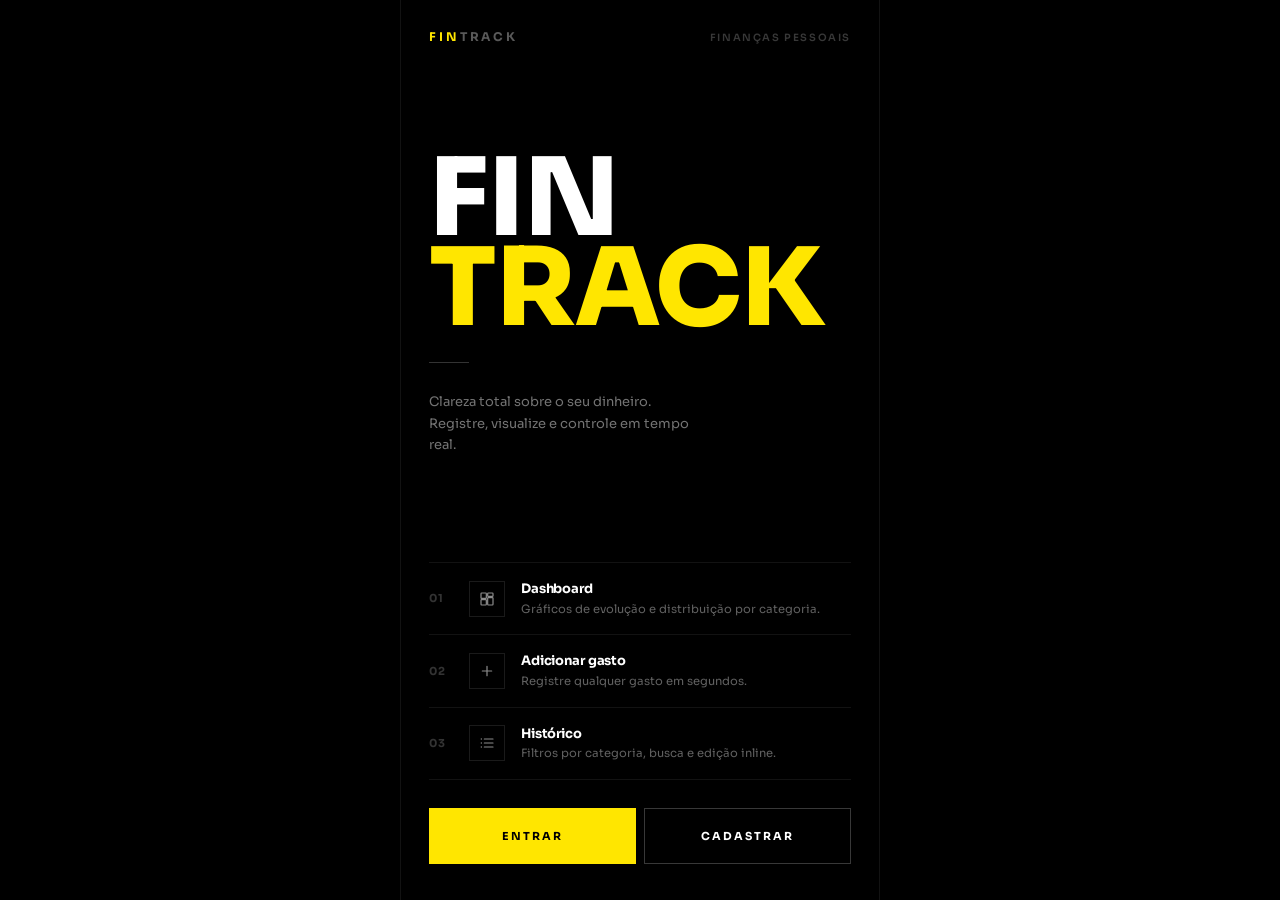
<file: frontend/index.html>
<!DOCTYPE html>
<html lang="pt-BR">
<head>
  <meta charset="UTF-8" />
  <meta name="viewport" content="width=device-width, initial-scale=1.0, viewport-fit=cover, maximum-scale=1" />
  <meta name="theme-color" content="#000000" />
  <meta name="apple-mobile-web-app-capable" content="yes" />
  <meta name="apple-mobile-web-app-status-bar-style" content="black-translucent" />
  <meta name="apple-mobile-web-app-title" content="FinTrack" />
  <meta name="mobile-web-app-capable" content="yes" />
  <meta name="description" content="FinTrack — controle seus gastos pessoais com clareza." />
  <link rel="manifest" href="manifest.json" />
  <title>FinTrack</title>

  <link rel="preconnect" href="https://fonts.googleapis.com" />
  <link rel="preconnect" href="https://fonts.gstatic.com" crossorigin />
  <link rel="stylesheet" href="https://fonts.googleapis.com/css2?family=Sora:wght@200;300;400;500;600;700;800&display=swap" />
  <link rel="stylesheet" href="_shared.css" />

  <script>
    if (localStorage.getItem('ft-token')) {
      window.location.replace('dashboard.html');
    }
    (function () {
      if (sessionStorage.getItem('ft-splash')) return;
      sessionStorage.setItem('ft-splash', '1');
      document.addEventListener('DOMContentLoaded', function () {
        var el = document.createElement('div');
        el.id = 'ft-splash';
        el.innerHTML = '<div class="s-word"><span class="s-fin">Fin</span><span class="s-track">Track</span></div><div class="s-bar"></div>';
        document.body.prepend(el);
        el.addEventListener('animationend', function (e) { if (e.animationName === 'splash-out') el.remove(); });
      });
    })();
  </script>

  <style>
    *, *::before, *::after { box-sizing: border-box; margin: 0; padding: 0; }

    body {
      background: #000;
      color: #fff;
      font-family: 'Sora', system-ui, sans-serif;
      -webkit-font-smoothing: antialiased;
      min-height: 100vh;
      min-height: 100dvh;
      display: flex;
      justify-content: center;
    }

    .landing {
      width: 100%;
      max-width: 480px;
      min-height: 100vh;
      min-height: 100dvh;
      display: flex;
      flex-direction: column;
      border-left: 1px solid rgba(255,255,255,0.07);
      border-right: 1px solid rgba(255,255,255,0.07);
      overflow: hidden;
    }

    /* ── Marca topo ── */
    .l-header {
      padding: max(28px, env(safe-area-inset-top) + 16px) 28px 0;
      display: flex;
      align-items: center;
      justify-content: space-between;
      animation: rise 0.5s cubic-bezier(0.22,1,0.36,1) 0.1s both;
    }
    .wordmark {
      font-size: 12px;
      font-weight: 700;
      letter-spacing: 0.24em;
      text-transform: uppercase;
      color: rgba(255,255,255,0.35);
    }
    .wordmark strong { color: #FFE600; font-weight: 700; }
    .l-header-tag {
      font-size: 10px;
      font-weight: 600;
      letter-spacing: 0.16em;
      text-transform: uppercase;
      color: rgba(255,255,255,0.22);
    }

    /* ── Wordmark hero ── */
    .hero {
      flex: 1;
      padding: 0 28px;
      display: flex;
      flex-direction: column;
      justify-content: center;
    }

    .hero-mark {
      line-height: 0.84;
      letter-spacing: -0.06em;
      font-weight: 800;
      animation: mark-in 0.8s cubic-bezier(0.22,1,0.36,1) 0.15s both;
    }
    .hero-mark .line-1 {
      font-size: clamp(72px, 22vw, 108px);
      color: #fff;
      display: block;
    }
    .hero-mark .line-2 {
      font-size: clamp(72px, 22vw, 108px);
      color: #FFE600;
      display: block;
    }

    /* Linha divisória amarela */
    .hero-rule {
      width: 40px;
      height: 1px;
      background: rgba(255,255,255,0.20);
      margin: 28px 0;
      animation: rule-in 0.6s cubic-bezier(0.22,1,0.36,1) 0.3s both;
    }

    .hero-copy {
      animation: rise 0.5s cubic-bezier(0.22,1,0.36,1) 0.35s both;
    }
    .hero-tagline {
      font-size: 13px;
      font-weight: 400;
      color: rgba(255,255,255,0.45);
      line-height: 1.65;
      max-width: 260px;
    }

    /* ── Features ── */
    .features {
      padding: 0 28px;
      animation: rise 0.5s cubic-bezier(0.22,1,0.36,1) 0.42s both;
    }
    .feat {
      display: flex;
      align-items: center;
      gap: 16px;
      padding: 16px 0;
      border-top: 1px solid rgba(255,255,255,0.07);
    }
    .feat:last-child { border-bottom: 1px solid rgba(255,255,255,0.07); }

    .feat-num {
      font-size: 11px;
      font-weight: 700;
      color: rgba(255,255,255,0.20);
      letter-spacing: 0.08em;
      min-width: 24px;
    }
    .feat-icon {
      width: 36px; height: 36px;
      display: flex; align-items: center; justify-content: center;
      border: 1px solid rgba(255,255,255,0.10);
      flex-shrink: 0;
    }
    .feat-icon svg { width: 16px; height: 16px; color: rgba(255,255,255,0.55); }
    .feat-icon.hl { border-color: rgba(255,230,0,0.30); }
    .feat-icon.hl svg { color: #FFE600; }
    .feat-body { flex: 1; }
    .feat-title {
      font-size: 13px;
      font-weight: 700;
      letter-spacing: -0.01em;
      margin-bottom: 2px;
    }
    .feat-desc {
      font-size: 11.5px;
      color: rgba(255,255,255,0.38);
      line-height: 1.55;
    }

    /* ── CTA ── */
    .cta-wrap {
      padding: 28px 28px max(36px, env(safe-area-inset-bottom) + 24px);
      animation: rise 0.5s cubic-bezier(0.22,1,0.36,1) 0.48s both;
    }
    .cta-btns {
      display: grid;
      grid-template-columns: 1fr 1fr;
      gap: 8px;
    }
    .btn-enter {
      display: flex;
      align-items: center;
      justify-content: center;
      gap: 8px;
      height: 56px;
      padding: 0 20px;
      background: #FFE600;
      color: #000;
      font-family: 'Sora', sans-serif;
      font-weight: 700;
      font-size: 11px;
      letter-spacing: 0.18em;
      text-transform: uppercase;
      text-decoration: none;
      border-radius: 0;
      transition: filter 0.15s, transform 0.15s;
    }
    .btn-enter:active { transform: scale(0.98); }
    .btn-enter:hover  { filter: brightness(1.06); }
    .btn-outline {
      display: flex;
      align-items: center;
      justify-content: center;
      height: 56px;
      padding: 0 20px;
      background: transparent;
      color: #fff;
      font-family: 'Sora', sans-serif;
      font-weight: 700;
      font-size: 11px;
      letter-spacing: 0.18em;
      text-transform: uppercase;
      text-decoration: none;
      border: 1px solid rgba(255,255,255,0.22);
      border-radius: 0;
      transition: border-color 0.15s, transform 0.15s;
    }
    .btn-outline:active { transform: scale(0.98); }
    .btn-outline:hover  { border-color: rgba(255,255,255,0.55); }

    /* ── Animações ── */
    @keyframes rise {
      from { opacity: 0; transform: translateY(16px); }
      to   { opacity: 1; transform: translateY(0); }
    }
    @keyframes mark-in {
      from { opacity: 0; transform: translateY(32px); filter: blur(4px); }
      to   { opacity: 1; transform: translateY(0); filter: blur(0); }
    }
    @keyframes rule-in {
      from { width: 0; opacity: 0; }
      to   { width: 40px; opacity: 1; }
    }
  </style>
</head>
<body>
  <div class="landing">

    <header class="l-header">
      <div class="wordmark"><strong>Fin</strong>Track</div>
      <div class="l-header-tag">Finanças pessoais</div>
    </header>

    <section class="hero">
      <div class="hero-mark">
        <span class="line-1">FIN</span>
        <span class="line-2">TRACK</span>
      </div>
      <div class="hero-rule"></div>
      <div class="hero-copy">
        <p class="hero-tagline">Clareza total sobre o seu dinheiro. Registre, visualize e controle em tempo real.</p>
      </div>
    </section>

    <div class="features">
      <div class="feat">
        <span class="feat-num">01</span>
        <div class="feat-icon">
          <svg viewBox="0 0 24 24" fill="none" stroke="currentColor" stroke-width="1.8" stroke-linecap="round" stroke-linejoin="round">
            <rect x="3" y="3" width="8" height="8" rx="1"/><rect x="13" y="3" width="8" height="5" rx="1"/>
            <rect x="13" y="10" width="8" height="11" rx="1"/><rect x="3" y="13" width="8" height="8" rx="1"/>
          </svg>
        </div>
        <div class="feat-body">
          <div class="feat-title">Dashboard</div>
          <div class="feat-desc">Gráficos de evolução e distribuição por categoria.</div>
        </div>
      </div>

      <div class="feat">
        <span class="feat-num">02</span>
        <div class="feat-icon">
          <svg viewBox="0 0 24 24" fill="none" stroke="currentColor" stroke-width="1.8" stroke-linecap="round" stroke-linejoin="round">
            <path d="M12 5v14M5 12h14"/>
          </svg>
        </div>
        <div class="feat-body">
          <div class="feat-title">Adicionar gasto</div>
          <div class="feat-desc">Registre qualquer gasto em segundos.</div>
        </div>
      </div>

      <div class="feat">
        <span class="feat-num">03</span>
        <div class="feat-icon">
          <svg viewBox="0 0 24 24" fill="none" stroke="currentColor" stroke-width="1.8" stroke-linecap="round" stroke-linejoin="round">
            <path d="M8 6h13M8 12h13M8 18h13"/>
            <circle cx="3.5" cy="6" r="1" fill="currentColor" stroke="none"/>
            <circle cx="3.5" cy="12" r="1" fill="currentColor" stroke="none"/>
            <circle cx="3.5" cy="18" r="1" fill="currentColor" stroke="none"/>
          </svg>
        </div>
        <div class="feat-body">
          <div class="feat-title">Histórico</div>
          <div class="feat-desc">Filtros por categoria, busca e edição inline.</div>
        </div>
      </div>
    </div>

    <div class="cta-wrap">
      <div class="cta-btns">
        <a href="login.html" class="btn-enter">Entrar</a>
        <a href="cadastrar.html" class="btn-outline">Cadastrar</a>
      </div>
    </div>

  </div>
</body>
</html>
</file>
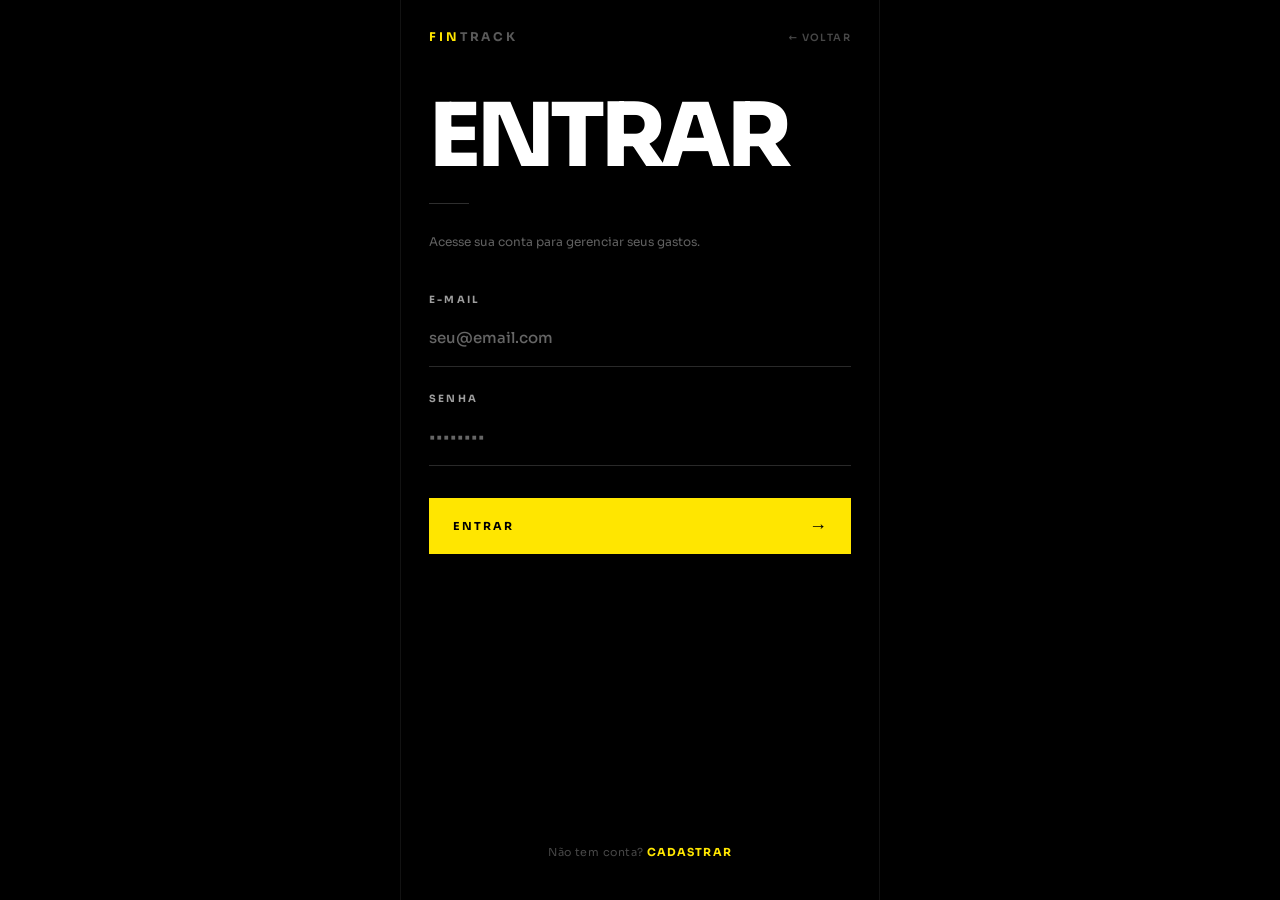
<file: frontend/adicionar.html>
﻿<!DOCTYPE html>
<html lang="pt-BR">
<head>
  <meta charset="UTF-8" />
  <meta name="viewport" content="width=device-width, initial-scale=1.0, viewport-fit=cover, maximum-scale=1" />
  <meta name="theme-color" content="#000000" />
  <meta name="apple-mobile-web-app-capable" content="yes" />
  <meta name="apple-mobile-web-app-status-bar-style" content="black-translucent" />
  <meta name="mobile-web-app-capable" content="yes" />
  <link rel="manifest" href="manifest.json" />
  <title>Adicionar — FinTrack</title>
  <script>try{var _t=localStorage.getItem('ft-theme');if(_t)document.documentElement.setAttribute('data-theme',_t);}catch(e){}</script>
  <link rel="stylesheet" href="_shared.css" />
  <style>
    /* ── Palco do valor ── */
    .value-stage {
      text-align: center;
      padding: 32px 0 24px;
      border-bottom: 1px solid var(--border);
    }
    .value-stage .label {
      font-size: 10px;
      font-weight: 700;
      letter-spacing: 0.22em;
      text-transform: uppercase;
      color: var(--muted);
      margin-bottom: 16px;
    }
    .value-input-wrap {
      display: inline-flex;
      align-items: baseline;
      gap: 6px;
    }
    .value-input-wrap .cur {
      font-size: 24px;
      font-weight: 300;
      color: var(--muted);
      letter-spacing: -0.02em;
    }
    #valor {
      font-family: var(--font);
      font-size: clamp(56px, 18vw, 80px);
      font-weight: 800;
      letter-spacing: -0.06em;
      line-height: 0.9;
      background: none; border: none; outline: none;
      color: var(--fg);
      width: 100%;
      max-width: 5em;
      text-align: center;
      caret-color: var(--accent);
      transition: color 0.2s var(--ease);
    }
    #valor.glow { color: #fff; }
    #valor::placeholder { color: rgba(255,255,255,0.15); }

    /* Atalhos */
    .quick-vals {
      display: flex; gap: 6px;
      justify-content: center; flex-wrap: wrap;
      margin-top: 16px;
    }
    .quick-vals button {
      font-family: var(--font);
      font-size: 10px;
      font-weight: 700;
      letter-spacing: 0.14em;
      text-transform: uppercase;
      color: var(--muted);
      padding: 7px 14px;
      border: 1px solid var(--border);
      border-radius: 0;
      background: transparent;
      transition: all 0.18s var(--ease);
    }
    .quick-vals button:hover { border-color: var(--border-str); color: var(--fg); }
    .quick-vals button:active { transform: scale(0.94); }

    /* ── Grid de categorias ── */
    .cat-grid {
      display: grid;
      grid-template-columns: repeat(4, 1fr);
      gap: 1px;
      background: var(--border);
      border: 1px solid var(--border);
    }
    .cat-cell {
      display: flex;
      flex-direction: column;
      align-items: center;
      gap: 8px;
      padding: 16px 6px 14px;
      background: var(--bg);
      border: none;
      border-radius: 0;
      transition: background 0.18s var(--ease);
    }
    .cat-cell .e {
      display: flex; align-items: center; justify-content: center;
      width: 22px; height: 22px;
    }
    .cat-cell .e svg { width: 20px; height: 20px; }
    .cat-cell .n {
      font-size: 9px;
      font-weight: 700;
      letter-spacing: 0.08em;
      text-transform: uppercase;
      color: var(--faint);
      text-align: center;
      line-height: 1.2;
    }
    .cat-cell:active { background: rgba(255,255,255,0.04); }
    .cat-cell.active {
      background: rgba(255,255,255,0.05);
    }
    .cat-cell.active .n { color: var(--fg); }

    /* ── Overlay de confirmação ── */
    .confirm-overlay {
      position: fixed; inset: 0; z-index: 300;
      display: none;
      align-items: flex-end; justify-content: center;
      background: rgba(0,0,0,0.92);
      backdrop-filter: blur(12px);
    }
    .confirm-overlay.show { display: flex; }
    .confirm-card {
      width: 100%;
      max-width: var(--app-max);
      padding: 40px 32px calc(48px + env(safe-area-inset-bottom));
      border-top: 1px solid var(--border);
      text-align: center;
      animation: slide-up 0.45s var(--ease) both;
    }
    .check-ring {
      width: 72px; height: 72px; margin: 0 auto 24px;
      border: 1px solid var(--accent);
      display: grid; place-items: center;
      animation: pop 0.45s var(--ease) both;
    }
    .check-ring svg { width: 36px; height: 36px; color: var(--accent); }
    .check-ring svg path {
      stroke-dasharray: 40; stroke-dashoffset: 40;
      animation: draw 0.5s 0.18s var(--ease) forwards;
    }
    @keyframes draw { to { stroke-dashoffset: 0; } }
    @keyframes slide-up {
      from { transform: translateY(60px); opacity: 0; }
      to   { transform: translateY(0); opacity: 1; }
    }
    .confirm-card h2 {
      font-size: 36px;
      font-weight: 800;
      letter-spacing: -0.05em;
      text-transform: uppercase;
      margin-bottom: 10px;
      animation: rise 0.4s 0.1s var(--ease) both;
    }
    .confirm-card .amt {
      font-size: 14px;
      font-weight: 700;
      color: var(--accent);
      letter-spacing: 0.04em;
      margin-bottom: 4px;
      animation: rise 0.4s 0.16s var(--ease) both;
    }
    .confirm-card .meta {
      color: var(--muted);
      font-size: 12px;
      letter-spacing: 0.06em;
      margin-bottom: 32px;
      animation: rise 0.4s 0.22s var(--ease) both;
    }
    .confirm-actions {
      display: flex; flex-direction: column; gap: 8px;
      animation: rise 0.4s 0.28s var(--ease) both;
    }

    /* Seção form */
    .form-section {
      padding-top: 28px;
    }
  </style>
</head>
<body>
  <main class="app">
    <header class="topbar">
      <div>
        <div class="eyebrow">Novo registro</div>
        <h1>Adicionar</h1>
      </div>
      <a href="dashboard.html" class="btn btn-ghost">Cancelar</a>
    </header>

    <div class="screen">
      <form id="form-gasto" autocomplete="off">

        <!-- Valor -->
        <div class="value-stage">
          <div class="label">Quanto você gastou?</div>
          <div class="value-input-wrap">
            <span class="cur">R$</span>
            <input id="valor" inputmode="decimal" placeholder="0" aria-label="Valor" />
          </div>
          <div class="quick-vals">
            <button type="button" data-add="10">+10</button>
            <button type="button" data-add="25">+25</button>
            <button type="button" data-add="50">+50</button>
            <button type="button" data-add="100">+100</button>
          </div>
        </div>

        <!-- Categoria -->
        <div class="field" style="margin-top:28px;">
          <label>Categoria</label>
          <div class="cat-grid" id="cat-grid"></div>
        </div>

        <!-- Descrição -->
        <div class="form-section">
          <div class="field">
            <label for="descricao">Descrição</label>
            <input class="input" id="descricao" type="text" placeholder="Ex.: Mercado da semana" />
          </div>

          <!-- Data -->
          <div class="field">
            <label for="data">Data</label>
            <input class="input" id="data" type="date" />
          </div>

          <button type="submit" class="btn btn-primary btn-block" id="btn-salvar" style="margin-top:8px;">
            <span class="lbl">Salvar gasto</span>
          </button>
        </div>

      </form>
    </div>

    <nav class="bottom-nav">
      <a href="dashboard.html" class="nav-item">
        <svg viewBox="0 0 24 24" fill="none" stroke="currentColor" stroke-linecap="round" stroke-linejoin="round"><rect x="3" y="3" width="8" height="8" rx="1"/><rect x="13" y="3" width="8" height="5" rx="1"/><rect x="13" y="10" width="8" height="11" rx="1"/><rect x="3" y="13" width="8" height="8" rx="1"/></svg>
        Dashboard
      </a>
      <a href="adicionar.html" class="nav-item nav-add active" aria-current="page">
        <svg viewBox="0 0 24 24" fill="none" stroke="currentColor" stroke-linecap="round" stroke-linejoin="round"><path d="M12 5v14M5 12h14"/></svg>
        Adicionar
      </a>
      <a href="gastos.html" class="nav-item">
        <svg viewBox="0 0 24 24" fill="none" stroke="currentColor" stroke-linecap="round" stroke-linejoin="round"><path d="M8 6h13M8 12h13M8 18h13"/><circle cx="3.5" cy="6" r="1.2"/><circle cx="3.5" cy="12" r="1.2"/><circle cx="3.5" cy="18" r="1.2"/></svg>
        Gastos
      </a>
      <a href="analise.html" class="nav-item">
        <svg viewBox="0 0 24 24" fill="none" stroke="currentColor" stroke-linecap="round" stroke-linejoin="round"><path d="M3 3v18h18"/><polyline points="7 16 11 10 15 14 19 8"/></svg>
        Análise
      </a>
      <a href="configuracoes.html" class="nav-item">
        <svg viewBox="0 0 24 24" fill="none" stroke="currentColor" stroke-linecap="round" stroke-linejoin="round"><circle cx="12" cy="12" r="3"/><path d="M19.4 15a1.65 1.65 0 0 0 .33 1.82l.06.06a2 2 0 0 1-2.83 2.83l-.06-.06a1.65 1.65 0 0 0-1.82-.33 1.65 1.65 0 0 0-1 1.51V21a2 2 0 0 1-4 0v-.09A1.65 1.65 0 0 0 9 19.4a1.65 1.65 0 0 0-1.82.33l-.06.06a2 2 0 0 1-2.83-2.83l.06-.06A1.65 1.65 0 0 0 4.68 15a1.65 1.65 0 0 0-1.51-1H3a2 2 0 0 1 0-4h.09A1.65 1.65 0 0 0 4.6 9a1.65 1.65 0 0 0-.33-1.82l-.06-.06a2 2 0 0 1 2.83-2.83l.06.06A1.65 1.65 0 0 0 9 4.68a1.65 1.65 0 0 0 1-1.51V3a2 2 0 0 1 4 0v.09a1.65 1.65 0 0 0 1 1.51 1.65 1.65 0 0 0 1.82-.33l.06-.06a2 2 0 0 1 2.83 2.83l-.06.06A1.65 1.65 0 0 0 19.4 9a1.65 1.65 0 0 0 1.51 1H21a2 2 0 0 1 0 4h-.09a1.65 1.65 0 0 0-1.51 1z"/></svg>
        Config
      </a>
    </nav>
  </main>

  <!-- Confirmação -->
  <div class="confirm-overlay" id="confirm">
    <div class="confirm-card">
      <div class="check-ring">
        <svg viewBox="0 0 24 24" fill="none" stroke="currentColor" stroke-width="2.2" stroke-linecap="round" stroke-linejoin="round"><path d="M4 12.5l5 5L20 6.5"/></svg>
      </div>
      <h2>Salvo</h2>
      <div class="amt" id="confirm-amt">R$ 0,00</div>
      <div class="meta" id="confirm-meta">—</div>
      <div class="confirm-actions">
        <a href="gastos.html" class="btn btn-primary btn-block">Ver meus gastos</a>
        <button type="button" class="btn btn-ghost btn-block" id="btn-novo">Adicionar outro</button>
      </div>
    </div>
  </div>

  <script src="_shared.js"></script>
  <script>
    FinTrack.requireAuth();
    let categorias = [];
    let selectedCat = null;
    const $ = (s) => document.querySelector(s);
    const valorInput = $('#valor');
    const dataInput  = $('#data');

    (function setHoje() {
      const d = new Date();
      const iso = `${d.getFullYear()}-${String(d.getMonth()+1).padStart(2,'0')}-${String(d.getDate()).padStart(2,'0')}`;
      dataInput.value = iso;
    })();

    valorInput.addEventListener('input', () => {
      let v = valorInput.value.replace(/[^\d,]/g, '');
      const parts = v.split(',');
      if (parts.length > 2) v = parts[0] + ',' + parts.slice(1).join('');
      if (parts[1]) v = parts[0] + ',' + parts[1].slice(0, 2);
      valorInput.value = v;
      valorInput.classList.toggle('glow', parseFloat(v.replace(',', '.')) > 0);
    });

    document.querySelectorAll('.quick-vals button').forEach(b => {
      b.addEventListener('click', () => {
        const cur  = parseFloat((valorInput.value || '0').replace(',', '.')) || 0;
        const next = cur + Number(b.dataset.add);
        valorInput.value = next.toFixed(2).replace('.', ',');
        valorInput.classList.add('glow');
      });
    });

    async function loadCategorias() {
      categorias = await FinTrack.getCategorias();
      const grid = $('#cat-grid');
      grid.innerHTML = '';
      categorias.forEach(c => {
        const meta = FinTrack.metaForCategoria(c.nome);
        const cell = document.createElement('button');
        cell.type = 'button';
        cell.className = 'cat-cell';
        cell.dataset.id = c.id;
        cell.innerHTML = `<span class="e" style="color:${meta.hex};">${FinTrack.iconForCategoria(c.nome)}</span><span class="n">${c.nome}</span>`;
        cell.addEventListener('click', () => {
          document.querySelectorAll('.cat-cell').forEach(x => x.classList.remove('active'));
          cell.classList.add('active');
          selectedCat = c;
        });
        grid.appendChild(cell);
      });
    }
    loadCategorias();

    $('#form-gasto').addEventListener('submit', async (e) => {
      e.preventDefault();
      const valorNum = parseFloat((valorInput.value || '0').replace(',', '.'));
      const descricao = $('#descricao').value.trim();
      if (!valorNum || valorNum <= 0) { shake(valorInput.closest('.value-stage')); return; }
      if (!selectedCat) { shake($('#cat-grid')); return; }
      if (!descricao) { shake($('#descricao')); return; }

      const btn = $('#btn-salvar');
      btn.innerHTML = '<span class="spinner" style="width:18px;height:18px;border-width:1.5px;"></span>';
      btn.disabled = true;

      await FinTrack.addGasto({ descricao, valor: valorNum, data: dataInput.value, categoria_id: selectedCat.id });

      $('#confirm-amt').textContent = FinTrack.formatBRL(valorNum);
      $('#confirm-meta').textContent = `${selectedCat.nome} · ${FinTrack.formatData(dataInput.value)}`;
      $('#confirm').classList.add('show');
      btn.innerHTML = '<span class="lbl">Salvar gasto</span>';
      btn.disabled = false;
    });

    $('#btn-novo').addEventListener('click', () => {
      $('#confirm').classList.remove('show');
      valorInput.value = '';
      valorInput.classList.remove('glow');
      $('#descricao').value = '';
      document.querySelectorAll('.cat-cell').forEach(x => x.classList.remove('active'));
      selectedCat = null;
      valorInput.focus();
    });

    function shake(el) {
      el.animate(
        [{ transform:'translateX(0)' },{ transform:'translateX(-6px)' },{ transform:'translateX(6px)' },{ transform:'translateX(0)' }],
        { duration: 280, easing: 'ease-in-out' }
      );
    }
  </script>
</body>
</html>
</file>
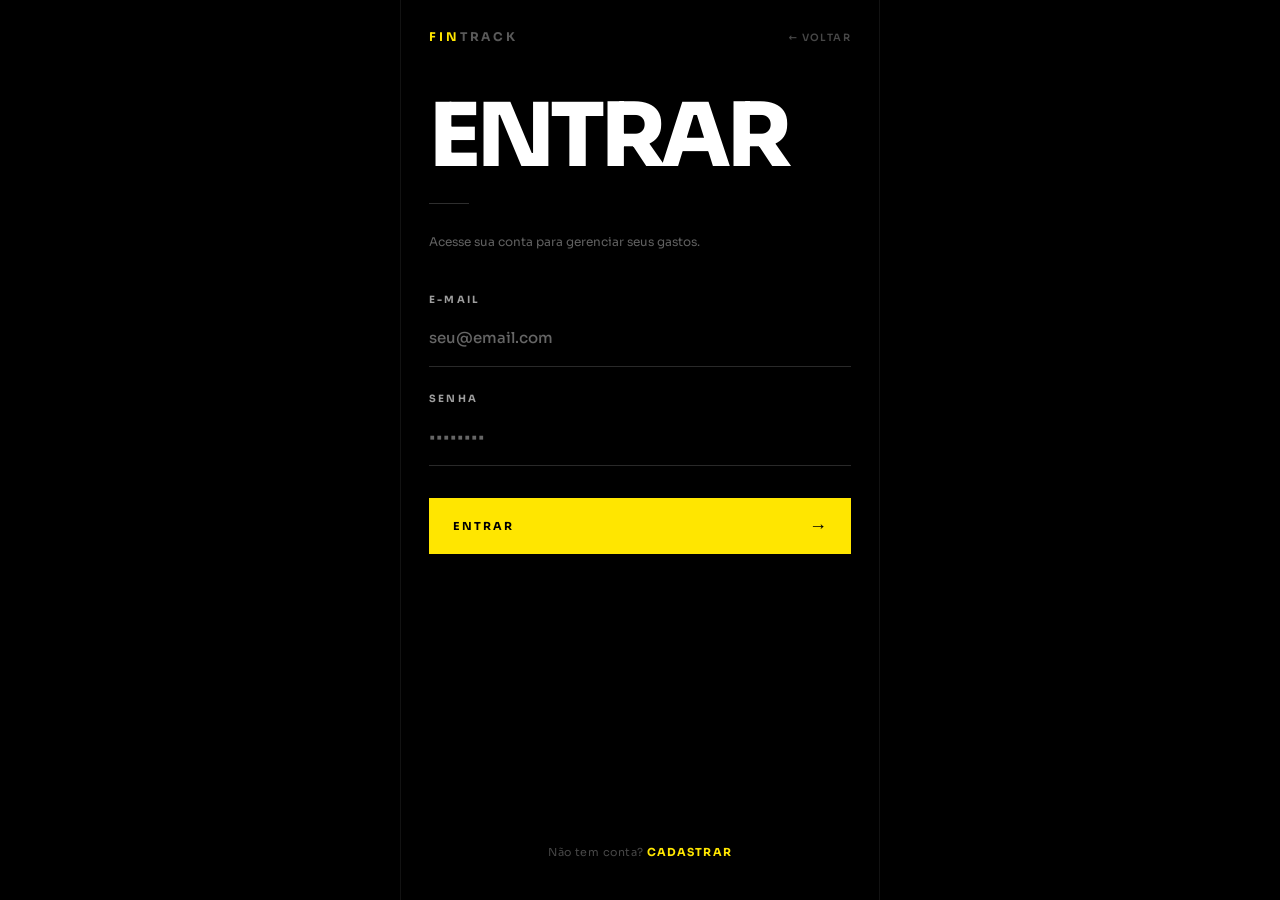
<file: frontend/analise.html>
<!DOCTYPE html>
<html lang="pt-BR">
<head>
  <meta charset="UTF-8" />
  <meta name="viewport" content="width=device-width, initial-scale=1.0, viewport-fit=cover, maximum-scale=1" />
  <meta name="theme-color" content="#000000" />
  <meta name="apple-mobile-web-app-capable" content="yes" />
  <meta name="apple-mobile-web-app-status-bar-style" content="black-translucent" />
  <meta name="mobile-web-app-capable" content="yes" />
  <link rel="manifest" href="manifest.json" />
  <title>Análise — FinTrack</title>
  <script>try{var _t=localStorage.getItem('ft-theme');if(_t)document.documentElement.setAttribute('data-theme',_t);}catch(e){}</script>
  <link rel="stylesheet" href="_shared.css" />
  <style>
    /* ── Seletor de ano ── */
    .year-bar {
      display: flex;
      align-items: center;
      justify-content: space-between;
      padding: 14px 0;
      border-bottom: 1px solid var(--border);
    }
    .year-bar button.nav-y {
      width: 34px; height: 34px;
      display: grid; place-items: center;
      background: transparent;
      border: 1px solid var(--border);
      border-radius: 0;
      color: var(--muted);
      transition: all 0.18s var(--ease);
      flex-shrink: 0;
    }
    .year-bar button.nav-y:hover { border-color: var(--border-str); color: var(--fg); }
    .year-bar button.nav-y:active { transform: scale(0.9); }
    .year-bar button.nav-y svg { width: 14px; height: 14px; }
    .year-bar .cur-year {
      font-size: 15px; font-weight: 800;
      letter-spacing: -0.02em; text-transform: uppercase;
    }

    /* ── Insight hero ── */
    .insight-hero {
      padding: 28px 0 24px;
      border-bottom: 1px solid var(--border);
    }
    .insight-hero .prefix {
      font-size: 10px; font-weight: 700;
      letter-spacing: 0.22em; text-transform: uppercase;
      color: var(--muted); margin-bottom: 14px;
    }
    .insight-hero .headline {
      font-size: clamp(34px, 10.5vw, 52px);
      font-weight: 800;
      letter-spacing: -0.04em;
      line-height: 0.92;
      text-transform: uppercase;
    }
    .insight-hero .headline em {
      color: var(--accent); font-style: normal;
    }
    .insight-hero .sub-insights {
      display: flex; gap: 20px; flex-wrap: wrap;
      margin-top: 18px;
    }
    .sub-insight {
      font-size: 10px; font-weight: 600;
      letter-spacing: 0.06em; color: var(--muted);
    }
    .sub-insight b { color: var(--fg); font-weight: 700; }

    /* ── Heatmap ── */
    .heatmap-section {
      padding: 24px 0;
      border-bottom: 1px solid var(--border);
    }
    .heatmap-meta {
      display: flex; align-items: baseline;
      justify-content: space-between;
      margin-bottom: 14px;
    }
    .heatmap-meta .scale-legend {
      display: flex; align-items: center; gap: 4px;
    }
    .heatmap-meta .scale-legend span {
      font-size: 9px; font-weight: 700;
      letter-spacing: 0.10em; text-transform: uppercase;
      color: var(--muted);
    }
    .scale-squares { display: flex; gap: 2px; }
    .scale-sq {
      width: 8px; height: 8px;
    }

    /* ── Dia da semana ── */
    .dow-section {
      padding: 24px 0;
      border-bottom: 1px solid var(--border);
    }
    .dow-bars {
      display: flex;
      align-items: flex-end;
      gap: 4px;
      height: 100px;
      margin-bottom: 6px;
    }
    .dow-col {
      flex: 1;
      display: flex;
      flex-direction: column;
      align-items: center;
      gap: 5px;
      height: 100%;
      justify-content: flex-end;
    }
    .dow-val-lbl {
      font-size: 9px;
      color: var(--muted);
      font-weight: 600;
      letter-spacing: 0.02em;
      white-space: nowrap;
    }
    .dow-bar-track {
      width: 100%;
      flex: 1;
      display: flex;
      align-items: flex-end;
      justify-content: center;
    }
    .dow-bar {
      width: 5px; max-width: 5px;
      background: rgba(255,255,255,0.32);
      height: 0;
      transition: height 0.9s var(--ease);
    }
    .dow-bar.peak {
      background: var(--accent);
      width: 7px; max-width: 7px;
    }
    .dow-day-lbl {
      font-size: 10px;
      font-weight: 700;
      letter-spacing: 0.10em;
      text-transform: uppercase;
      color: var(--muted);
    }
    .dow-col.peak-col .dow-day-lbl { color: var(--accent); }

    /* ── Top meses ── */
    .months-section {
      padding: 24px 0;
      border-bottom: 1px solid var(--border);
    }
    .month-rank-row {
      display: flex;
      align-items: center;
      gap: 10px;
      padding: 10px 0;
      border-bottom: 1px solid rgba(255,255,255,0.04);
    }
    .month-rank-row:last-child { border-bottom: none; }
    .rank-pos {
      font-size: 10px; font-weight: 700;
      color: var(--muted); width: 14px;
      text-align: right; flex-shrink: 0;
    }
    .rank-pos.top { color: var(--accent); }
    .rank-m-name {
      font-size: 11px; font-weight: 700;
      letter-spacing: 0.10em; text-transform: uppercase;
      color: var(--muted); width: 26px; flex-shrink: 0;
    }
    .rank-bar-wrap {
      flex: 1;
      height: 4px;
      background: rgba(255,255,255,0.10);
    }
    .rank-bar-fill {
      height: 100%;
      background: var(--accent);
      transition: width 0.8s var(--ease);
    }
    .rank-total {
      font-size: 13px; font-weight: 800;
      letter-spacing: -0.02em;
      flex-shrink: 0;
    }

    /* ── Top gastos (all time) ── */
    .top-gastos-section {
      padding: 24px 0;
    }
    .top-gasto-row {
      display: flex;
      align-items: center;
      gap: 12px;
      padding: 12px 0;
      border-bottom: 1px solid var(--border);
    }
    .top-gasto-row:last-child { border-bottom: none; }
    .tg-icon {
      width: 28px; height: 28px;
      display: flex; align-items: center; justify-content: center;
      flex-shrink: 0;
      border: 1px solid rgba(255,255,255,0.08);
    }
    .tg-icon svg { width: 13px; height: 13px; }
    .tg-body { flex: 1; min-width: 0; }
    .tg-desc {
      font-size: 12px; font-weight: 600;
      white-space: nowrap; overflow: hidden; text-overflow: ellipsis;
      letter-spacing: 0.01em;
    }
    .tg-date {
      font-size: 10px; color: var(--muted);
      margin-top: 2px; letter-spacing: 0.04em;
    }
    .tg-val {
      font-size: 14px; font-weight: 800;
      letter-spacing: -0.03em; flex-shrink: 0;
    }

    /* ── Tooltip ── */
    #h-tooltip {
      position: fixed;
      background: #111;
      border: 1px solid var(--border-mid);
      color: var(--fg);
      font-family: var(--font);
      font-size: 10px;
      font-weight: 600;
      padding: 6px 10px;
      pointer-events: none;
      z-index: 999;
      white-space: nowrap;
      opacity: 0;
      transition: opacity 0.15s;
      letter-spacing: 0.04em;
    }
    #h-tooltip.show { opacity: 1; }

    /* ── Nav tabs (mês/ano) dentro de seção ── */
    .period-toggle {
      display: flex; gap: 4px;
    }
    .period-tog {
      height: 26px; padding: 0 10px;
      border-radius: 0; font-family: var(--font);
      font-size: 9px; font-weight: 700;
      letter-spacing: 0.14em; text-transform: uppercase;
      background: transparent; border: 1px solid var(--border);
      color: var(--muted); transition: all 0.18s var(--ease);
    }
    .period-tog.active { border-color: var(--fg); color: var(--fg); }
  </style>
</head>
<body>
  <main class="app">
    <header class="topbar">
      <div>
        <div class="eyebrow">Padrões de gasto</div>
        <h1>Análise</h1>
      </div>
    </header>

    <div class="screen">
      <div id="notice-slot"></div>

      <!-- Seletor de ano -->
      <div class="year-bar">
        <button class="nav-y" id="prev-ano" aria-label="Ano anterior">
          <svg viewBox="0 0 24 24" fill="none" stroke="currentColor" stroke-width="2" stroke-linecap="round" stroke-linejoin="round"><path d="M15 6l-6 6 6 6"/></svg>
        </button>
        <span class="cur-year" id="cur-ano">—</span>
        <button class="nav-y" id="next-ano" aria-label="Próximo ano">
          <svg viewBox="0 0 24 24" fill="none" stroke="currentColor" stroke-width="2" stroke-linecap="round" stroke-linejoin="round"><path d="M9 6l6 6-6 6"/></svg>
        </button>
      </div>

      <div id="content">
        <div class="loading-wrap"><div class="spinner"></div>Carregando</div>
      </div>
    </div>

    <nav class="bottom-nav">
      <a href="dashboard.html" class="nav-item">
        <svg viewBox="0 0 24 24" fill="none" stroke="currentColor" stroke-linecap="round" stroke-linejoin="round"><rect x="3" y="3" width="8" height="8" rx="1"/><rect x="13" y="3" width="8" height="5" rx="1"/><rect x="13" y="10" width="8" height="11" rx="1"/><rect x="3" y="13" width="8" height="8" rx="1"/></svg>
        Dashboard
      </a>
      <a href="adicionar.html" class="nav-item nav-add">
        <svg viewBox="0 0 24 24" fill="none" stroke="currentColor" stroke-linecap="round" stroke-linejoin="round"><path d="M12 5v14M5 12h14"/></svg>
        Adicionar
      </a>
      <a href="gastos.html" class="nav-item">
        <svg viewBox="0 0 24 24" fill="none" stroke="currentColor" stroke-linecap="round" stroke-linejoin="round"><path d="M8 6h13M8 12h13M8 18h13"/><circle cx="3.5" cy="6" r="1.2"/><circle cx="3.5" cy="12" r="1.2"/><circle cx="3.5" cy="18" r="1.2"/></svg>
        Gastos
      </a>
      <a href="analise.html" class="nav-item active" aria-current="page">
        <svg viewBox="0 0 24 24" fill="none" stroke="currentColor" stroke-linecap="round" stroke-linejoin="round"><path d="M3 3v18h18"/><polyline points="7 16 11 10 15 14 19 8"/></svg>
        Análise
      </a>
      <a href="configuracoes.html" class="nav-item">
        <svg viewBox="0 0 24 24" fill="none" stroke="currentColor" stroke-linecap="round" stroke-linejoin="round"><circle cx="12" cy="12" r="3"/><path d="M19.4 15a1.65 1.65 0 0 0 .33 1.82l.06.06a2 2 0 0 1-2.83 2.83l-.06-.06a1.65 1.65 0 0 0-1.82-.33 1.65 1.65 0 0 0-1 1.51V21a2 2 0 0 1-4 0v-.09A1.65 1.65 0 0 0 9 19.4a1.65 1.65 0 0 0-1.82.33l-.06.06a2 2 0 0 1-2.83-2.83l.06-.06A1.65 1.65 0 0 0 4.68 15a1.65 1.65 0 0 0-1.51-1H3a2 2 0 0 1 0-4h.09A1.65 1.65 0 0 0 4.6 9a1.65 1.65 0 0 0-.33-1.82l-.06-.06a2 2 0 0 1 2.83-2.83l.06.06A1.65 1.65 0 0 0 9 4.68a1.65 1.65 0 0 0 1-1.51V3a2 2 0 0 1 4 0v.09a1.65 1.65 0 0 0 1 1.51 1.65 1.65 0 0 0 1.82-.33l.06-.06a2 2 0 0 1 2.83 2.83l-.06.06A1.65 1.65 0 0 0 19.4 9a1.65 1.65 0 0 0 1.51 1H21a2 2 0 0 1 0 4h-.09a1.65 1.65 0 0 0-1.51 1z"/></svg>
        Config
      </a>
    </nav>
  </main>

  <div id="h-tooltip"></div>

  <script src="_shared.js"></script>
  <script>
    FinTrack.requireAuth();
    const $ = (s) => document.querySelector(s);

    const hoje = new Date();
    const todayStr = hoje.toISOString().split('T')[0];
    let curAno = hoje.getFullYear();
    let gastos = [], categorias = [], catMap = {};

    const DIAS_LONGO  = ['Domingos','Segundas','Terças','Quartas','Quintas','Sextas','Sábados'];
    const DIAS_CURTO  = ['Dom','Seg','Ter','Qua','Qui','Sex','Sáb'];

    async function init() {
      [gastos, categorias] = await Promise.all([FinTrack.getGastos(), FinTrack.getCategorias()]);
      catMap = FinTrack.buildCatMap(categorias);
      if (FinTrack.isDemo()) {
        $('#notice-slot').innerHTML =
          '<div class="notice"><svg width="12" height="12" viewBox="0 0 24 24" fill="none" stroke="currentColor" stroke-width="2" stroke-linecap="round" style="flex-shrink:0"><circle cx="12" cy="12" r="10"/><path d="M12 8v4M12 16h.01"/></svg><span>API indisponível — exibindo <b>dados de demonstração</b>.</span></div>';
      }
      render();
    }

    $('#prev-ano').onclick = () => { curAno--; render(); };
    $('#next-ano').onclick = () => { curAno++; render(); };

    function gastosDoAno(ano) {
      return gastos.filter(g => {
        const { ano: a } = FinTrack.mesAnoDe(g.data);
        return a === ano;
      });
    }

    function render() {
      $('#cur-ano').textContent = curAno;
      const doAno = gastosDoAno(curAno);

      // ── Heatmap data ──
      const dayMap = {};
      doAno.forEach(g => {
        const d = String(g.data).split('T')[0];
        dayMap[d] = (dayMap[d] || 0) + Number(g.valor);
      });
      const maxDay = Math.max(...Object.values(dayMap), 1);

      // ── Day of week (all year) ──
      const dowTotals = new Array(7).fill(0);
      const dowCounts = new Array(7).fill(0);
      doAno.forEach(g => {
        const date = new Date(String(g.data).split('T')[0] + 'T12:00:00');
        const dow = date.getDay();
        dowTotals[dow] += Number(g.valor);
        dowCounts[dow]++;
      });
      const maxDow = Math.max(...dowTotals, 1);
      const peakDow = dowTotals.indexOf(Math.max(...dowTotals));
      const emptyYear = doAno.length === 0;

      // ── Totais mensais ──
      const monthTotals = new Array(12).fill(0);
      doAno.forEach(g => {
        const { mes } = FinTrack.mesAnoDe(g.data);
        monthTotals[mes - 1] += Number(g.valor);
      });
      const maxMonth = Math.max(...monthTotals, 1);
      const sortedMonths = monthTotals
        .map((t, i) => ({ mes: i, total: t }))
        .filter(x => x.total > 0)
        .sort((a, b) => b.total - a.total)
        .slice(0, 6);

      // ── Top gastos individuais ──
      const topGastos = [...doAno]
        .sort((a, b) => Number(b.valor) - Number(a.valor))
        .slice(0, 5);

      // ── Insights ──
      const topCatMap = {};
      doAno.forEach(g => {
        topCatMap[g.categoria_id] = (topCatMap[g.categoria_id] || 0) + Number(g.valor);
      });
      const topCatId = Object.keys(topCatMap).sort((a, b) => topCatMap[b] - topCatMap[a])[0];
      const topCatMeta = topCatId ? (catMap[Number(topCatId)] || FinTrack.metaForCategoria('')) : null;
      const totalAno = doAno.reduce((s, g) => s + Number(g.valor), 0);
      const mediasMes = doAno.length
        ? (() => {
            const meses = new Set(doAno.map(g => FinTrack.mesAnoDe(g.data).mes));
            return totalAno / meses.size;
          })()
        : 0;

      // ── BUILD HTML ──
      let html = '';

      // Insight hero
      if (!emptyYear) {
        const insightTitle = topCatMeta
          ? `Você gastou mais em <em>${topCatMeta.nome || 'Outros'}</em>`
          : 'Nenhum dado para o período';
        const dowInsight = dowTotals.some(v => v > 0)
          ? `Pico às ${DIAS_LONGO[peakDow].toLowerCase()}`
          : '';

        html += `
          <div class="insight-hero rise">
            <div class="prefix">Principal descoberta · ${curAno}</div>
            <div class="headline">${insightTitle}</div>
            <div class="sub-insights">
              ${totalAno ? `<span class="sub-insight">Total <b>${FinTrack.formatBRL(totalAno)}</b></span>` : ''}
              ${mediasMes ? `<span class="sub-insight">Média mensal <b>${FinTrack.formatBRL(mediasMes)}</b></span>` : ''}
              ${dowInsight ? `<span class="sub-insight">${dowInsight}</span>` : ''}
            </div>
          </div>`;
      }

      // Heatmap
      html += `
        <div class="heatmap-section rise" style="animation-delay:.06s;">
          <div class="section-title" style="display:flex;align-items:center;justify-content:space-between;">
            Atividade no ano
            <div class="scale-squares">
              <span style="font-size:8px;font-weight:700;letter-spacing:.10em;text-transform:uppercase;color:var(--faint);margin-right:4px;">Menos</span>
              ${[0.05,0.25,0.45,0.65,0.90].map(o => `<div class="scale-sq" style="background:rgba(255,230,0,${o});"></div>`).join('')}
              <span style="font-size:8px;font-weight:700;letter-spacing:.10em;text-transform:uppercase;color:var(--faint);margin-left:4px;">Mais</span>
            </div>
          </div>
          ${buildHeatmapHTML(curAno, dayMap, maxDay)}
        </div>`;

      // Day of week
      html += `
        <div class="dow-section rise" style="animation-delay:.12s;">
          <div class="section-title">Distribuição semanal</div>
          <div class="dow-bars" id="dow-bars">`;

      DIAS_CURTO.forEach((label, i) => {
        const isPeak = i === peakDow && dowTotals[i] > 0;
        const hPct = maxDow > 0 ? Math.round((dowTotals[i] / maxDow) * 100) : 0;
        const valLabel = dowTotals[i] >= 1000
          ? (dowTotals[i] / 1000).toFixed(1) + 'k'
          : dowTotals[i] > 0 ? Math.round(dowTotals[i]) : '–';
        html += `
          <div class="dow-col${isPeak ? ' peak-col' : ''}">
            <span class="dow-val-lbl">${valLabel}</span>
            <div class="dow-bar-track">
              <div class="dow-bar${isPeak ? ' peak' : ''}" data-h="${hPct}"></div>
            </div>
            <span class="dow-day-lbl">${label}</span>
          </div>`;
      });

      html += `</div></div>`;

      // Top meses
      if (sortedMonths.length) {
        html += `
          <div class="months-section rise" style="animation-delay:.18s;">
            <div class="section-title">Meses mais altos</div>`;
        sortedMonths.forEach((item, idx) => {
          const pct = Math.round((item.total / maxMonth) * 100);
          html += `
            <div class="month-rank-row">
              <span class="rank-pos${idx === 0 ? ' top' : ''}">${idx + 1}</span>
              <span class="rank-m-name">${FinTrack.MESES[item.mes]}</span>
              <div class="rank-bar-wrap">
                <div class="rank-bar-fill" style="width:${pct}%;"></div>
              </div>
              <span class="rank-total">${FinTrack.formatBRL(item.total)}</span>
            </div>`;
        });
        html += `</div>`;
      }

      // Top gastos individuais
      if (topGastos.length) {
        html += `
          <div class="top-gastos-section rise" style="animation-delay:.24s;">
            <div class="section-title">Maiores gastos do ano</div>`;
        topGastos.forEach(g => {
          const meta = catMap[g.categoria_id] || FinTrack.metaForCategoria('');
          html += `
            <div class="top-gasto-row">
              <div class="tg-icon" style="border-color:${meta.hex}22;color:${meta.hex};">
                ${FinTrack.iconForCategoria(meta.nome)}
              </div>
              <div class="tg-body">
                <div class="tg-desc">${escapeHtml(g.descricao)}</div>
                <div class="tg-date">${FinTrack.formatData(g.data)} · ${meta.nome || 'Outros'}</div>
              </div>
              <span class="tg-val">${FinTrack.formatBRL(g.valor)}</span>
            </div>`;
        });
        html += `</div>`;
      }

      if (emptyYear) {
        html += `<div class="empty"><div class="ic"><svg width="32" height="32" viewBox="0 0 24 24" fill="none" stroke="currentColor" stroke-width="1.2" stroke-linecap="round"><path d="M3 3v18h18"/><polyline points="7 16 11 10 15 14 19 8"/></svg></div>Sem dados para ${curAno}</div>`;
      }

      $('#content').innerHTML = html;

      // Animate bars
      requestAnimationFrame(() => {
        setTimeout(() => {
          document.querySelectorAll('.dow-bar').forEach(b => {
            b.style.height = b.dataset.h + '%';
          });
          document.querySelectorAll('.rank-bar-fill').forEach(b => {
            const w = b.style.width;
            b.style.width = '0';
            requestAnimationFrame(() => { b.style.width = w; });
          });
        }, 100);
      });

      // Heatmap tooltip
      setupTooltip();
    }

    function buildHeatmapHTML(year, dayMap, maxDay) {
      const jan1 = new Date(year, 0, 1);
      const startDay = new Date(jan1);
      startDay.setDate(startDay.getDate() - startDay.getDay());
      const dec31 = new Date(year, 11, 31);

      const weeks = [];
      const current = new Date(startDay);
      const monthStarts = {};

      while (current <= dec31 || current.getDay() !== 0) {
        if (current > dec31 && current.getDay() === 0) break;
        const week = [];
        for (let d = 0; d < 7; d++) {
          const dateStr = current.toISOString().split('T')[0];
          const inYear = current.getFullYear() === year;
          if (inYear && current.getDate() <= 7 && !monthStarts[current.getMonth()]) {
            monthStarts[current.getMonth()] = weeks.length;
          }
          week.push({
            date: dateStr,
            total: inYear ? (dayMap[dateStr] || 0) : null,
            inYear,
            isToday: dateStr === todayStr,
          });
          current.setDate(current.getDate() + 1);
        }
        weeks.push(week);
      }

      // Month label row
      const MESES_ABBR = ['Jan','Fev','Mar','Abr','Mai','Jun','Jul','Ago','Set','Out','Nov','Dez'];
      let monthLabels = '<div class="heatmap-months">';
      const weekW = 10; // 8px cell + 2px gap
      Object.entries(monthStarts).forEach(([mo, wi]) => {
        monthLabels += `<span style="left:${wi * weekW}px;">${MESES_ABBR[mo]}</span>`;
      });
      monthLabels += '</div>';

      // Grid
      let grid = '<div class="heatmap">';
      weeks.forEach(week => {
        grid += '<div class="h-week">';
        week.forEach(cell => {
          if (!cell.inYear) {
            grid += '<div class="h-cell out-of-range"></div>';
          } else {
            const _light = FinTrack.theme.isLight();
            const opacity = cell.total > 0
              ? (0.18 + Math.pow(cell.total / maxDay, 0.5) * 0.82).toFixed(2)
              : '0.05';
            const bg = cell.total > 0
              ? (_light ? `rgba(184,117,10,${opacity})` : `rgba(255,230,0,${opacity})`)
              : (_light ? 'rgba(12,11,9,0.05)' : 'rgba(255,255,255,0.05)');
            grid += `<div class="h-cell${cell.isToday ? ' today' : ''}" style="background:${bg};" data-date="${cell.date}" data-total="${cell.total}"></div>`;
          }
        });
        grid += '</div>';
      });
      grid += '</div>';

      return `<div class="heatmap-scroll"><div class="heatmap-outer"><div class="heatmap-days-col"><span></span><span>S</span><span></span><span>Q</span><span></span><span>S</span><span></span></div><div class="heatmap-grid-wrap">${monthLabels}${grid}</div></div></div>`;
    }

    function setupTooltip() {
      const tip = $('#h-tooltip') || document.getElementById('h-tooltip');
      if (!tip) return;
      document.querySelectorAll('.h-cell[data-date]').forEach(cell => {
        cell.addEventListener('mouseenter', (e) => {
          const date = cell.dataset.date;
          const total = parseFloat(cell.dataset.total) || 0;
          const [ano, mes, dia] = date.split('-');
          const label = `${dia}/${mes}/${ano}`;
          tip.textContent = total > 0 ? `${label} · ${FinTrack.formatBRL(total)}` : `${label} · sem gastos`;
          tip.classList.add('show');
        });
        cell.addEventListener('mousemove', (e) => {
          tip.style.left = (e.clientX + 12) + 'px';
          tip.style.top  = (e.clientY - 28) + 'px';
        });
        cell.addEventListener('mouseleave', () => tip.classList.remove('show'));
      });
    }

    function escapeHtml(s) {
      return String(s || '').replace(/[&<>"]/g, c => ({'&':'&amp;','<':'&lt;','>':'&gt;','"':'&quot;'}[c]));
    }

    init();
  </script>
</body>
</html>
</file>
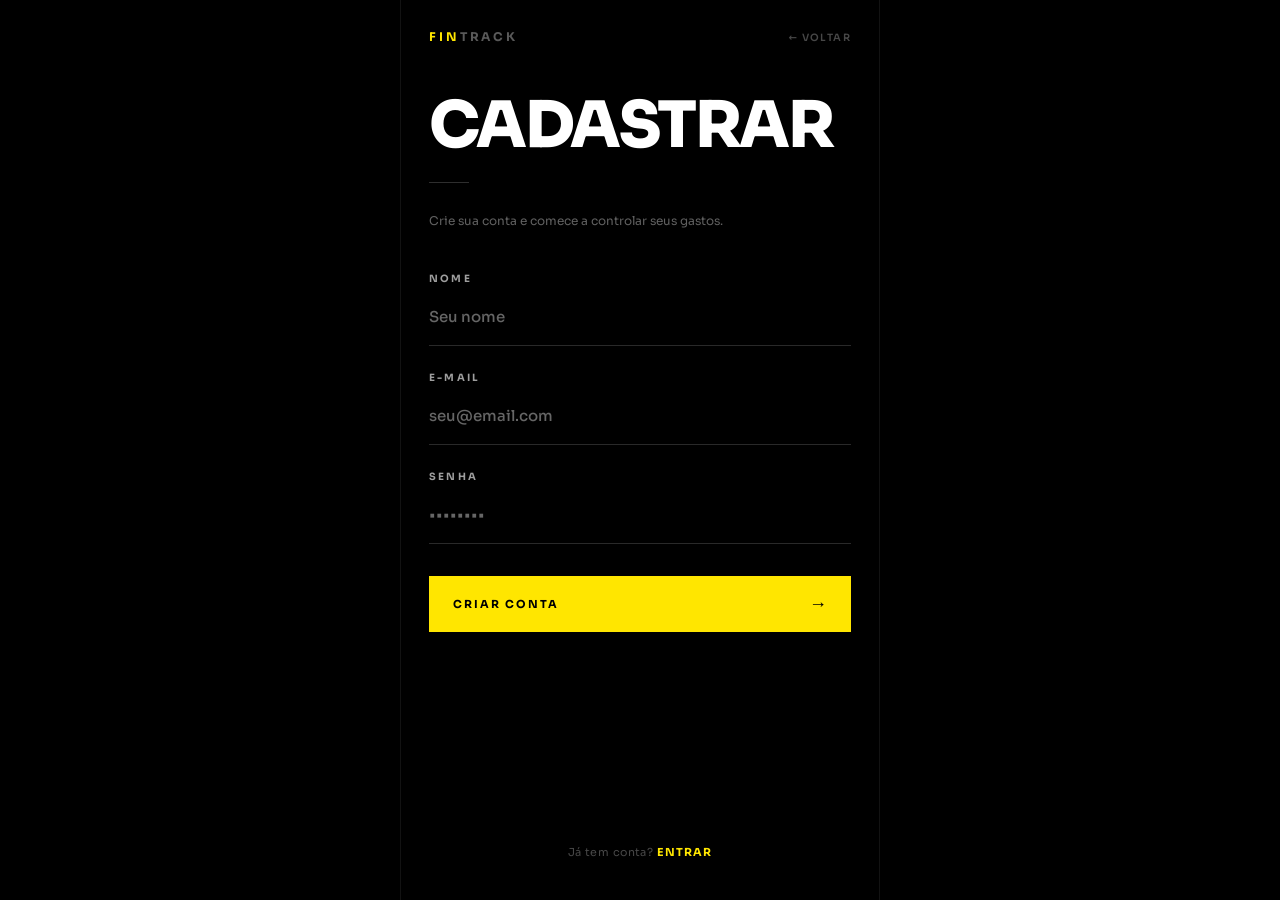
<file: frontend/cadastrar.html>
<!DOCTYPE html>
<html lang="pt-BR">
<head>
  <meta charset="UTF-8" />
  <meta name="viewport" content="width=device-width, initial-scale=1.0, viewport-fit=cover, maximum-scale=1" />
  <meta name="theme-color" content="#000000" />
  <meta name="apple-mobile-web-app-capable" content="yes" />
  <meta name="apple-mobile-web-app-status-bar-style" content="black-translucent" />
  <meta name="mobile-web-app-capable" content="yes" />
  <title>Cadastrar — FinTrack</title>

  <link rel="preconnect" href="https://fonts.googleapis.com" />
  <link rel="preconnect" href="https://fonts.gstatic.com" crossorigin />
  <link rel="stylesheet" href="https://fonts.googleapis.com/css2?family=Sora:wght@200;300;400;500;600;700;800&display=swap" />
  <link rel="stylesheet" href="_shared.css" />

  <style>
    *, *::before, *::after { box-sizing: border-box; margin: 0; padding: 0; }

    body {
      background: #000;
      color: #fff;
      font-family: 'Sora', system-ui, sans-serif;
      -webkit-font-smoothing: antialiased;
      min-height: 100vh;
      min-height: 100dvh;
      display: flex;
      justify-content: center;
    }

    .page {
      width: 100%;
      max-width: 480px;
      min-height: 100vh;
      min-height: 100dvh;
      display: flex;
      flex-direction: column;
      border-left: 1px solid rgba(255,255,255,0.07);
      border-right: 1px solid rgba(255,255,255,0.07);
    }

    .l-header {
      padding: max(28px, env(safe-area-inset-top) + 16px) 28px 0;
      display: flex;
      align-items: center;
      justify-content: space-between;
      animation: rise 0.5s cubic-bezier(0.22,1,0.36,1) 0.05s both;
    }
    .wordmark {
      font-size: 12px;
      font-weight: 700;
      letter-spacing: 0.24em;
      text-transform: uppercase;
      color: rgba(255,255,255,0.35);
    }
    .wordmark strong { color: #FFE600; }
    .back-link {
      font-size: 10px;
      font-weight: 600;
      letter-spacing: 0.14em;
      text-transform: uppercase;
      color: rgba(255,255,255,0.28);
      text-decoration: none;
      transition: color 0.15s;
    }
    .back-link:hover { color: rgba(255,255,255,0.65); }

    .hero {
      padding: 52px 28px 0;
      animation: rise 0.7s cubic-bezier(0.22,1,0.36,1) 0.12s both;
    }
    .hero-title {
      font-size: clamp(42px, 13vw, 64px);
      font-weight: 800;
      letter-spacing: -0.04em;
      line-height: 0.88;
      color: #fff;
    }
    .hero-rule {
      width: 40px;
      height: 1px;
      background: rgba(255,255,255,0.18);
      margin: 28px 0;
    }
    .hero-sub {
      font-size: 12px;
      color: rgba(255,255,255,0.38);
      line-height: 1.65;
    }

    .form-wrap {
      flex: 1;
      padding: 40px 28px 0;
      display: flex;
      flex-direction: column;
      animation: rise 0.5s cubic-bezier(0.22,1,0.36,1) 0.28s both;
    }

    .btn-primary {
      display: flex;
      align-items: center;
      justify-content: space-between;
      width: 100%;
      height: 56px;
      padding: 0 24px;
      background: #FFE600;
      color: #000;
      font-family: 'Sora', sans-serif;
      font-weight: 700;
      font-size: 11px;
      letter-spacing: 0.18em;
      text-transform: uppercase;
      border: none;
      border-radius: 0;
      cursor: pointer;
      transition: filter 0.15s, transform 0.15s;
      margin-top: 8px;
    }
    .btn-primary:active { transform: scale(0.98); }
    .btn-primary:hover  { filter: brightness(1.06); }
    .arr { font-size: 18px; font-weight: 300; letter-spacing: 0; }

    .form-footer {
      padding: 28px 28px max(40px, env(safe-area-inset-bottom) + 28px);
      text-align: center;
      animation: rise 0.5s cubic-bezier(0.22,1,0.36,1) 0.4s both;
    }
    .form-footer p {
      font-size: 11px;
      color: rgba(255,255,255,0.28);
      letter-spacing: 0.04em;
    }
    .form-footer a {
      color: #FFE600;
      font-weight: 700;
      letter-spacing: 0.10em;
      text-transform: uppercase;
      text-decoration: none;
      transition: opacity 0.15s;
    }
    .form-footer a:hover { opacity: 0.70; }

    @keyframes rise {
      from { opacity: 0; transform: translateY(14px); }
      to   { opacity: 1; transform: translateY(0); }
    }
  </style>
</head>
<body>
  <div class="page">

    <header class="l-header">
      <div class="wordmark"><strong>Fin</strong>Track</div>
      <a href="index.html" class="back-link">← Voltar</a>
    </header>

    <div class="hero">
      <h1 class="hero-title">CADASTRAR</h1>
      <div class="hero-rule"></div>
      <p class="hero-sub">Crie sua conta e comece a controlar seus gastos.</p>
    </div>

    <div class="form-wrap">
      <div class="field">
        <label for="nome">Nome</label>
        <input id="nome" type="text" class="input" placeholder="Seu nome" autocomplete="name" />
      </div>
      <div class="field">
        <label for="email">E-mail</label>
        <input id="email" type="email" class="input" placeholder="seu@email.com" autocomplete="email" />
      </div>
      <div class="field">
        <label for="senha">Senha</label>
        <input id="senha" type="password" class="input" placeholder="••••••••" autocomplete="new-password" />
      </div>
      <button class="btn-primary" type="button" id="btn-cadastrar">
        <span>Criar conta</span>
        <span class="arr">→</span>
      </button>
      <p id="erro" style="display:none;margin-top:14px;font-size:11px;color:#ff4d4d;letter-spacing:.04em;"></p>
    </div>

    <div class="form-footer">
      <p>Já tem conta? <a href="login.html">Entrar</a></p>
    </div>

  </div>

  <script>
    const API_BASE = 'https://harmonious-unity-production-e26f.up.railway.app';

    function setErro(msg) {
      const el = document.getElementById('erro');
      el.textContent = msg;
      el.style.display = msg ? 'block' : 'none';
    }

    async function cadastrar() {
      const nome  = document.getElementById('nome').value.trim();
      const email = document.getElementById('email').value.trim();
      const senha = document.getElementById('senha').value;
      if (!nome || !email || !senha) { setErro('Preencha todos os campos.'); return; }
      if (senha.length < 6) { setErro('A senha deve ter pelo menos 6 caracteres.'); return; }

      const btn = document.getElementById('btn-cadastrar');
      btn.disabled = true;
      setErro('');

      try {
        const res = await fetch(API_BASE + '/auth/cadastrar', {
          method: 'POST',
          headers: { 'Content-Type': 'application/json' },
          body: JSON.stringify({ nome, email, senha }),
        });
        let data;
        try { data = await res.json(); } catch { data = {}; }
        if (!res.ok) { setErro(data.detail || `Erro ${res.status}. Tente novamente.`); return; }
        localStorage.setItem('ft-token', data.access_token);
        localStorage.setItem('ft-user', JSON.stringify({ nome: data.nome }));
        window.location.href = 'dashboard.html';
      } catch (err) {
        setErro('Servidor indisponível. Aguarde e tente novamente.');
      } finally {
        btn.disabled = false;
      }
    }

    document.getElementById('btn-cadastrar').onclick = cadastrar;
    document.getElementById('senha').addEventListener('keydown', (e) => {
      if (e.key === 'Enter') cadastrar();
    });
  </script>
</body>
</html>
</file>
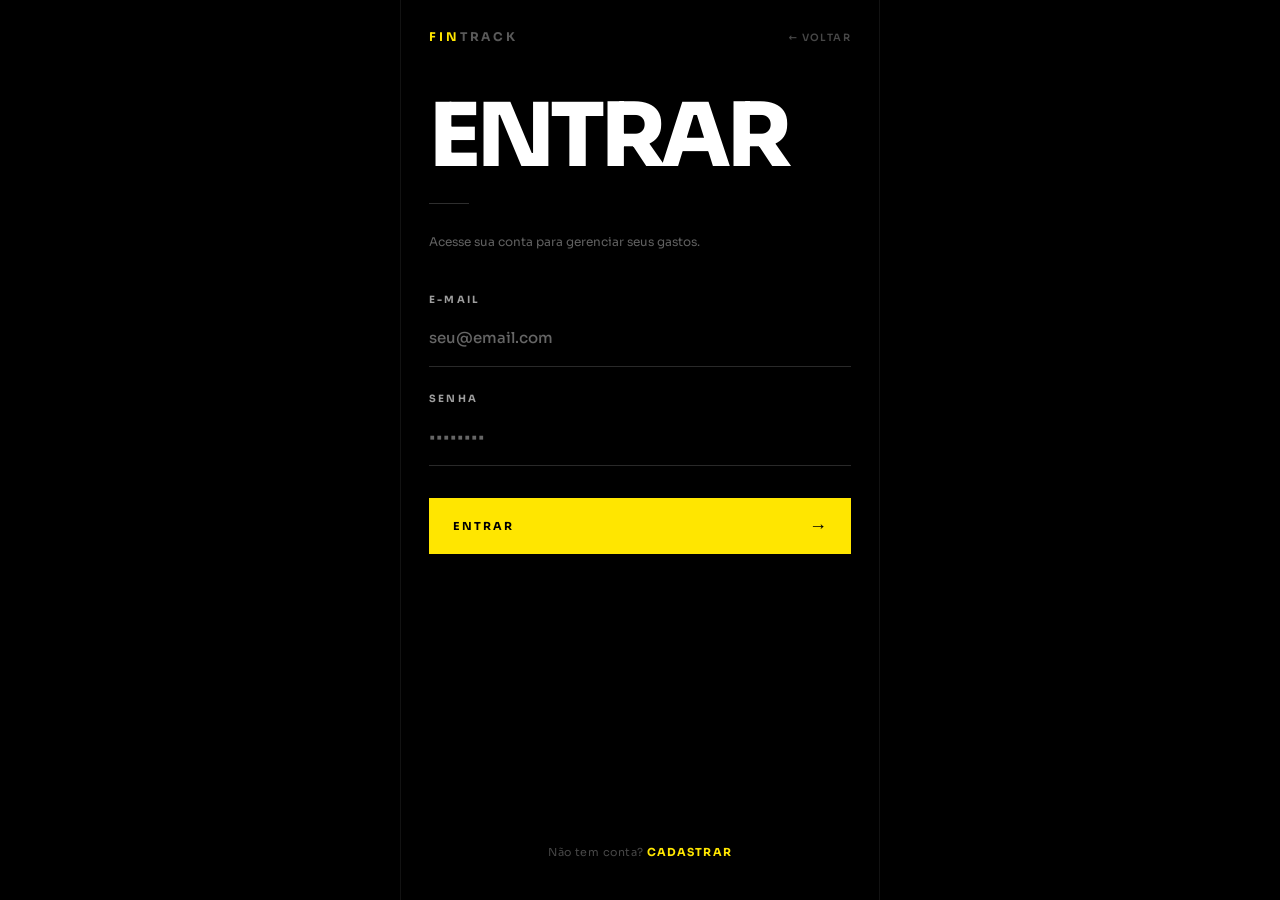
<file: frontend/categorias.html>
﻿<!DOCTYPE html>
<html lang="pt-BR">
<head>
  <meta charset="UTF-8" />
  <meta name="viewport" content="width=device-width, initial-scale=1.0, viewport-fit=cover, maximum-scale=1" />
  <meta name="theme-color" content="#000000" />
  <meta name="apple-mobile-web-app-capable" content="yes" />
  <meta name="apple-mobile-web-app-status-bar-style" content="black-translucent" />
  <meta name="mobile-web-app-capable" content="yes" />
  <link rel="manifest" href="manifest.json" />
  <title>Categorias — FinTrack</title>
  <script>try{var _t=localStorage.getItem('ft-theme');if(_t)document.documentElement.setAttribute('data-theme',_t);}catch(e){}</script>
  <link rel="stylesheet" href="_shared.css" />
  <style>
    .cat-block { padding: 0; overflow: hidden; margin-bottom: 12px; animation: rise 0.45s var(--ease) both; }
    .cat-row {
      display: flex; align-items: center; gap: 14px;
      padding: 16px;
      transition: background 0.2s var(--ease);
    }
    .cat-row:active { background: rgba(255,230,0,0.06); }
    .cat-row .ic {
      flex: 0 0 auto; width: 46px; height: 46px; border-radius: 13px;
      display: grid; place-items: center; font-size: 23px;
      background: rgba(248,250,252,0.04); border: 1px solid var(--border-soft);
    }
    .cat-row .body { flex: 1; min-width: 0; }
    .cat-row .nm { font-weight: 600; font-size: 15.5px; display: flex; align-items: center; gap: 8px; }
    .cat-row .cnt { font-size: 12.5px; color: var(--text-faint); margin-top: 2px; }
    .cat-row .right { text-align: right; }
    .cat-row .amt { font-family: var(--font-display); font-size: 26px; letter-spacing: 0.5px; line-height: 1; }
    .cat-row .pc { font-size: 11.5px; color: var(--text-dim); margin-top: 3px; }
    .chev { width: 18px; height: 18px; color: var(--text-faint); transition: transform 0.3s var(--ease); flex: 0 0 auto; }
    .cat-block.open .chev { transform: rotate(90deg); }

    /* Barra de proporção */
    .cat-meter { height: 4px; background: rgba(248,250,252,0.05); }
    .cat-meter span { display: block; height: 100%; width: 0; transition: width 0.9s var(--ease); border-radius: 0 3px 3px 0; }

    /* Sub-lista (expandida) */
    .cat-sub { max-height: 0; overflow: hidden; transition: max-height 0.4s var(--ease); }
    .cat-block.open .cat-sub { max-height: 800px; }
    .sub-item {
      display: flex; align-items: center; justify-content: space-between; gap: 12px;
      padding: 12px 16px 12px 76px;
      border-top: 1px solid var(--border-soft);
      font-size: 14px;
    }
    .sub-item .d { color: var(--text); white-space: nowrap; overflow: hidden; text-overflow: ellipsis; }
    .sub-item .dt { font-size: 11.5px; color: var(--text-faint); }
    .sub-item .v { font-weight: 600; font-variant-numeric: tabular-nums; flex: 0 0 auto; }

    .summary-card { padding: 18px; margin-bottom: 16px; display: flex; align-items: center; justify-content: space-between; }
    .summary-card .lbl { font-size: 12px; letter-spacing: 0.14em; text-transform: uppercase; color: var(--text-dim); font-weight: 600; }
    .summary-card .v { font-family: var(--font-display); font-size: 40px; color: var(--secondary); line-height: 1; margin-top: 4px; }
    .summary-card .badge { font-size: 12.5px; color: var(--text-dim); text-align: right; }
    .summary-card .badge b { font-family: var(--font-display); font-size: 24px; color: var(--text); display: block; }
  </style>
</head>
<body>
  <main class="app">
    <header class="topbar">
      <div>
        <div class="eyebrow">Distribuição</div>
        <h1>Categorias</h1>
      </div>
    </header>

    <div class="screen">
      <div id="notice-slot"></div>
      <div id="content">
        <div class="loading-wrap"><div class="spinner"></div>Carregando categorias...</div>
      </div>
    </div>

    <!-- ============ Navegação inferior ============ -->
    <nav class="bottom-nav">
      <a href="dashboard.html" class="nav-item">
        <svg viewBox="0 0 24 24" fill="none" stroke="currentColor" stroke-width="1.9" stroke-linecap="round" stroke-linejoin="round"><rect x="3" y="3" width="8" height="8" rx="2"/><rect x="13" y="3" width="8" height="5" rx="2"/><rect x="13" y="10" width="8" height="11" rx="2"/><rect x="3" y="13" width="8" height="8" rx="2"/></svg>
        Dashboard
      </a>
      <a href="adicionar.html" class="nav-item nav-add">
        <svg viewBox="0 0 24 24" fill="none" stroke="currentColor" stroke-width="2.2" stroke-linecap="round" stroke-linejoin="round"><path d="M12 5v14M5 12h14"/></svg>
        Adicionar
      </a>
      <a href="gastos.html" class="nav-item">
        <svg viewBox="0 0 24 24" fill="none" stroke="currentColor" stroke-width="1.9" stroke-linecap="round" stroke-linejoin="round"><path d="M8 6h13M8 12h13M8 18h13"/><circle cx="3.5" cy="6" r="1.2"/><circle cx="3.5" cy="12" r="1.2"/><circle cx="3.5" cy="18" r="1.2"/></svg>
        Gastos
      </a>
      <a href="analise.html" class="nav-item">
        <svg viewBox="0 0 24 24" fill="none" stroke="currentColor" stroke-linecap="round" stroke-linejoin="round"><path d="M3 3v18h18"/><polyline points="7 16 11 10 15 14 19 8"/></svg>
        Análise
      </a>
      <a href="configuracoes.html" class="nav-item">
        <svg viewBox="0 0 24 24" fill="none" stroke="currentColor" stroke-linecap="round" stroke-linejoin="round"><circle cx="12" cy="12" r="3"/><path d="M19.4 15a1.65 1.65 0 0 0 .33 1.82l.06.06a2 2 0 0 1-2.83 2.83l-.06-.06a1.65 1.65 0 0 0-1.82-.33 1.65 1.65 0 0 0-1 1.51V21a2 2 0 0 1-4 0v-.09A1.65 1.65 0 0 0 9 19.4a1.65 1.65 0 0 0-1.82.33l-.06.06a2 2 0 0 1-2.83-2.83l.06-.06A1.65 1.65 0 0 0 4.68 15a1.65 1.65 0 0 0-1.51-1H3a2 2 0 0 1 0-4h.09A1.65 1.65 0 0 0 4.6 9a1.65 1.65 0 0 0-.33-1.82l-.06-.06a2 2 0 0 1 2.83-2.83l.06.06A1.65 1.65 0 0 0 9 4.68a1.65 1.65 0 0 0 1-1.51V3a2 2 0 0 1 4 0v.09a1.65 1.65 0 0 0 1 1.51 1.65 1.65 0 0 0 1.82-.33l.06-.06a2 2 0 0 1 2.83 2.83l-.06.06A1.65 1.65 0 0 0 19.4 9a1.65 1.65 0 0 0 1.51 1H21a2 2 0 0 1 0 4h-.09a1.65 1.65 0 0 0-1.51 1z"/></svg>
        Config
      </a>
    </nav>
  </main>

  <script src="_shared.js"></script>
  <script>
    FinTrack.requireAuth();
    const $ = (s) => document.querySelector(s);
    let gastos = [];
    let categorias = [];
    let catMap = {};

    async function init() {
      [gastos, categorias] = await Promise.all([FinTrack.getGastos(), FinTrack.getCategorias()]);
      catMap = FinTrack.buildCatMap(categorias);
      if (FinTrack.isDemo()) {
        $('#notice-slot').innerHTML =
          '<div class="notice">⚠️ <span>API indisponível — exibindo <b>dados de demonstração</b>.</span></div>';
      }
      render();
    }

    function render() {
      const total = gastos.reduce((s, g) => s + (Number(g.valor) || 0), 0);

      // Agrupa por categoria
      const grupos = {};
      gastos.forEach((g) => {
        (grupos[g.categoria_id] = grupos[g.categoria_id] || []).push(g);
      });

      // Monta lista ordenada (inclui todas as categorias, mesmo zeradas)
      const linhas = categorias.map((c) => {
        const itens = (grupos[c.id] || []).slice().sort((a, b) => (b.data || '').localeCompare(a.data || ''));
        const t = itens.reduce((s, g) => s + (Number(g.valor) || 0), 0);
        return { cat: c, meta: catMap[c.id], itens, total: t };
      }).sort((a, b) => b.total - a.total);

      const maxTotal = Math.max(...linhas.map((l) => l.total), 1);

      let html = `
        <div class="card summary-card rise">
          <div>
            <div class="lbl">Total geral</div>
            <div class="v">${FinTrack.formatBRL(total)}</div>
          </div>
          <div class="badge"><b>${categorias.length}</b>categorias</div>
        </div>`;

      linhas.forEach((l, i) => {
        const pc = total ? Math.round((l.total / total) * 100) : 0;
        const meterW = Math.round((l.total / maxTotal) * 100);
        let sub = '';
        if (l.itens.length) {
          l.itens.forEach((g) => {
            sub += `
              <div class="sub-item">
                <div style="min-width:0;">
                  <div class="d">${escapeHtml(g.descricao)}</div>
                  <div class="dt">${FinTrack.formatData(g.data)}</div>
                </div>
                <div class="v">${FinTrack.formatBRL(g.valor)}</div>
              </div>`;
          });
        } else {
          sub = '<div class="sub-item"><div class="d faint">Nenhum gasto nesta categoria</div></div>';
        }

        html += `
          <div class="card cat-block" style="animation-delay:${i * 0.05}s">
            <div class="cat-row" data-toggle>
              <div class="ic" style="background:${l.meta.hex}18;border-color:${l.meta.hex}40;color:${l.meta.hex};font-weight:700;font-size:18px;">${l.cat.nome[0].toUpperCase()}</div>
              <div class="body">
                <div class="nm">${l.cat.nome}</div>
                <div class="cnt">${l.itens.length} ${l.itens.length === 1 ? 'gasto' : 'gastos'}</div>
              </div>
              <div class="right">
                <div class="amt" style="color:${l.meta.hex}">${FinTrack.formatBRL(l.total)}</div>
                <div class="pc">${pc}% do total</div>
              </div>
              <svg class="chev" viewBox="0 0 24 24" fill="none" stroke="currentColor" stroke-width="2.2" stroke-linecap="round" stroke-linejoin="round"><path d="M9 6l6 6-6 6"/></svg>
            </div>
            <div class="cat-meter"><span data-w="${meterW}" style="background:${l.meta.hex}"></span></div>
            <div class="cat-sub">${sub}</div>
          </div>`;
      });

      $('#content').innerHTML = html;

      // Anima as barras de proporção
      requestAnimationFrame(() => {
        setTimeout(() => {
          document.querySelectorAll('.cat-meter span').forEach((s) => { s.style.width = s.dataset.w + '%'; });
        }, 120);
      });

      // Expandir/colapsar
      document.querySelectorAll('[data-toggle]').forEach((row) => {
        row.addEventListener('click', () => row.closest('.cat-block').classList.toggle('open'));
      });
    }

    function escapeHtml(s) {
      return String(s || '').replace(/[&<>"]/g, (c) => ({ '&': '&amp;', '<': '&lt;', '>': '&gt;', '"': '&quot;' }[c]));
    }

    init();
  </script>
</body>
</html>
</file>
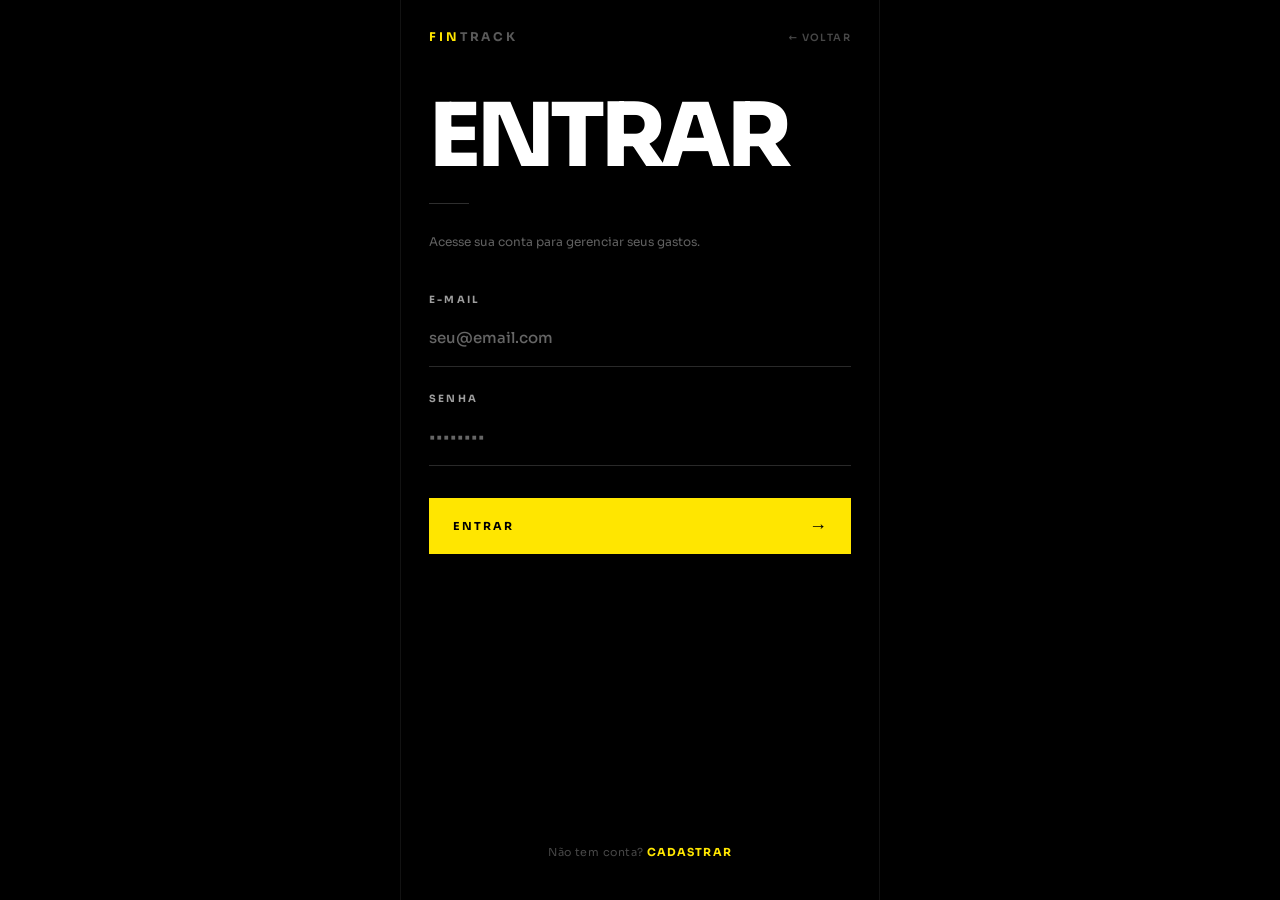
<file: frontend/configuracoes.html>
<!DOCTYPE html>
<html lang="pt-BR">
<head>
  <meta charset="UTF-8" />
  <meta name="viewport" content="width=device-width, initial-scale=1.0, viewport-fit=cover, maximum-scale=1" />
  <meta name="theme-color" content="#000000" />
  <meta name="apple-mobile-web-app-capable" content="yes" />
  <meta name="apple-mobile-web-app-status-bar-style" content="black-translucent" />
  <meta name="mobile-web-app-capable" content="yes" />
  <link rel="manifest" href="manifest.json" />
  <title>Configurações — FinTrack</title>
  <script>try{var _t=localStorage.getItem('ft-theme');if(_t)document.documentElement.setAttribute('data-theme',_t);}catch(e){}</script>
  <link rel="stylesheet" href="_shared.css" />
  <style>
    .cfg-section {
      padding: 28px 0;
      border-bottom: 1px solid var(--border);
    }
    .cfg-section:last-child { border-bottom: none; }

    .cfg-label {
      font-size: 9px;
      font-weight: 700;
      letter-spacing: 0.22em;
      text-transform: uppercase;
      color: var(--accent);
      margin-bottom: 20px;
    }

    .cfg-msg {
      font-size: 11px;
      letter-spacing: 0.04em;
      margin-top: 10px;
      min-height: 16px;
    }
    .cfg-msg.ok  { color: #4ade80; }
    .cfg-msg.err { color: #f87171; }

    .btn-cfg {
      display: flex;
      align-items: center;
      justify-content: space-between;
      width: 100%;
      height: 48px;
      padding: 0 18px;
      font-family: 'Sora', sans-serif;
      font-size: 10px;
      font-weight: 700;
      letter-spacing: 0.16em;
      text-transform: uppercase;
      border: none;
      cursor: pointer;
      transition: filter 0.15s, transform 0.12s;
      margin-top: 12px;
    }
    .btn-cfg:first-of-type { margin-top: 4px; }
    .btn-cfg:active { transform: scale(0.98); }

    .btn-cfg.primary { background: var(--accent); color: #000; }
    .btn-cfg.primary:hover { filter: brightness(1.08); }

    .btn-cfg.ghost {
      background: transparent;
      color: var(--muted);
      border: 1px solid var(--border-str);
    }
    .btn-cfg.ghost:hover { color: var(--fg); border-color: var(--fg); }

    .btn-cfg.danger {
      background: transparent;
      color: #f87171;
      border: 1px solid rgba(248,113,113,0.3);
    }
    .btn-cfg.danger:hover { border-color: #f87171; }

    .btn-cfg .arr { font-size: 16px; font-weight: 300; letter-spacing: 0; }

    /* Toggle tema */
    .theme-toggle {
      display: flex;
      align-items: center;
      justify-content: space-between;
      padding: 12px 0;
      cursor: pointer;
      user-select: none;
    }
    .theme-toggle-left {
      display: flex; flex-direction: column; gap: 3px;
    }
    .theme-toggle-label {
      font-size: 13px; font-weight: 700;
      letter-spacing: -0.01em;
    }
    .theme-toggle-sub {
      font-size: 10px; font-weight: 600;
      letter-spacing: 0.08em; text-transform: uppercase;
      color: var(--muted);
    }
    .theme-toggle-pill {
      position: relative;
      width: 52px; height: 28px;
      border: 1px solid var(--border-str);
      flex-shrink: 0;
      transition: background 0.3s var(--ease), border-color 0.3s var(--ease);
    }
    .theme-toggle-pill::after {
      content: '';
      position: absolute;
      top: 3px; left: 3px;
      width: 20px; height: 20px;
      background: var(--fg);
      transition: transform 0.3s var(--ease), background 0.3s var(--ease);
    }
    .theme-toggle-pill.light-on {
      background: var(--accent);
      border-color: var(--accent);
    }
    .theme-toggle-pill.light-on::after {
      transform: translateX(24px);
      background: #000000;
    }

    /* Modal de confirmação */
    .modal-overlay {
      display: none;
      position: fixed; inset: 0;
      background: rgba(0,0,0,0.85);
      backdrop-filter: blur(6px);
      z-index: 100;
      align-items: flex-end;
      justify-content: center;
    }
    .modal-overlay.open { display: flex; }
    .modal-box {
      width: 100%; max-width: var(--app-max);
      background: var(--bg);
      border-top: 1px solid var(--border-str);
      padding: 32px 24px max(32px, env(safe-area-inset-bottom) + 24px);
      animation: rise 0.3s var(--ease) both;
    }
    .modal-title {
      font-size: 13px; font-weight: 700;
      letter-spacing: -0.02em; margin-bottom: 8px;
    }
    .modal-sub {
      font-size: 11px; color: var(--muted);
      letter-spacing: 0.03em; margin-bottom: 24px; line-height: 1.6;
    }
    .modal-actions { display: flex; flex-direction: column; gap: 8px; }
  </style>
</head>
<body>
  <main class="app">
    <header class="topbar">
      <div>
        <div class="eyebrow">Conta</div>
        <h1>Configurações</h1>
      </div>
    </header>

    <div class="screen">

      <!-- Aparência -->
      <section class="cfg-section">
        <div class="cfg-label">Aparência</div>
        <div class="theme-toggle" id="btn-tema" role="button" aria-label="Alternar tema">
          <div class="theme-toggle-left">
            <span class="theme-toggle-label" id="tema-nome">Modo escuro</span>
            <span class="theme-toggle-sub" id="tema-sub">Tema atual</span>
          </div>
          <div class="theme-toggle-pill" id="tema-pill"></div>
        </div>
      </section>

      <!-- Perfil -->
      <section class="cfg-section">
        <div class="cfg-label">Perfil</div>
        <div class="field">
          <label for="nome">Nome</label>
          <input id="nome" type="text" class="input" autocomplete="name" />
        </div>
        <div class="field">
          <label for="email">E-mail</label>
          <input id="email" type="email" class="input" autocomplete="email" />
        </div>
        <button class="btn-cfg primary" id="btn-perfil">
          <span>Salvar perfil</span><span class="arr">→</span>
        </button>
        <p id="msg-perfil" class="cfg-msg"></p>
      </section>

      <!-- Senha -->
      <section class="cfg-section">
        <div class="cfg-label">Segurança</div>
        <div class="field">
          <label for="senha-atual">Senha atual</label>
          <input id="senha-atual" type="password" class="input" autocomplete="current-password" />
        </div>
        <div class="field">
          <label for="nova-senha">Nova senha</label>
          <input id="nova-senha" type="password" class="input" autocomplete="new-password" />
        </div>
        <button class="btn-cfg primary" id="btn-senha">
          <span>Alterar senha</span><span class="arr">→</span>
        </button>
        <p id="msg-senha" class="cfg-msg"></p>
      </section>

      <!-- Dados -->
      <section class="cfg-section">
        <div class="cfg-label">Dados</div>
        <button class="btn-cfg ghost" id="btn-exportar">
          <span>Exportar gastos (CSV)</span><span class="arr">↓</span>
        </button>
        <button class="btn-cfg danger" id="btn-limpar">
          <span>Apagar todos os gastos</span><span class="arr">×</span>
        </button>
      </section>

      <!-- Conta -->
      <section class="cfg-section">
        <div class="cfg-label">Conta</div>
        <button class="btn-cfg ghost" id="btn-sair">
          <span>Sair da conta</span><span class="arr">←</span>
        </button>
        <button class="btn-cfg danger" id="btn-excluir-conta">
          <span>Excluir conta permanentemente</span><span class="arr">×</span>
        </button>
      </section>

    </div>

    <nav class="bottom-nav">
      <a href="dashboard.html" class="nav-item">
        <svg viewBox="0 0 24 24" fill="none" stroke="currentColor" stroke-linecap="round" stroke-linejoin="round"><rect x="3" y="3" width="8" height="8" rx="1"/><rect x="13" y="3" width="8" height="5" rx="1"/><rect x="13" y="10" width="8" height="11" rx="1"/><rect x="3" y="13" width="8" height="8" rx="1"/></svg>
        Dashboard
      </a>
      <a href="adicionar.html" class="nav-item nav-add">
        <svg viewBox="0 0 24 24" fill="none" stroke="currentColor" stroke-linecap="round" stroke-linejoin="round"><path d="M12 5v14M5 12h14"/></svg>
        Adicionar
      </a>
      <a href="gastos.html" class="nav-item">
        <svg viewBox="0 0 24 24" fill="none" stroke="currentColor" stroke-linecap="round" stroke-linejoin="round"><path d="M8 6h13M8 12h13M8 18h13"/><circle cx="3.5" cy="6" r="1.2"/><circle cx="3.5" cy="12" r="1.2"/><circle cx="3.5" cy="18" r="1.2"/></svg>
        Gastos
      </a>
      <a href="analise.html" class="nav-item">
        <svg viewBox="0 0 24 24" fill="none" stroke="currentColor" stroke-linecap="round" stroke-linejoin="round"><path d="M3 3v18h18"/><polyline points="7 16 11 10 15 14 19 8"/></svg>
        Análise
      </a>
      <a href="configuracoes.html" class="nav-item active" aria-current="page">
        <svg viewBox="0 0 24 24" fill="none" stroke="currentColor" stroke-linecap="round" stroke-linejoin="round"><circle cx="12" cy="12" r="3"/><path d="M19.4 15a1.65 1.65 0 0 0 .33 1.82l.06.06a2 2 0 0 1-2.83 2.83l-.06-.06a1.65 1.65 0 0 0-1.82-.33 1.65 1.65 0 0 0-1 1.51V21a2 2 0 0 1-4 0v-.09A1.65 1.65 0 0 0 9 19.4a1.65 1.65 0 0 0-1.82.33l-.06.06a2 2 0 0 1-2.83-2.83l.06-.06A1.65 1.65 0 0 0 4.68 15a1.65 1.65 0 0 0-1.51-1H3a2 2 0 0 1 0-4h.09A1.65 1.65 0 0 0 4.6 9a1.65 1.65 0 0 0-.33-1.82l-.06-.06a2 2 0 0 1 2.83-2.83l.06.06A1.65 1.65 0 0 0 9 4.68a1.65 1.65 0 0 0 1-1.51V3a2 2 0 0 1 4 0v.09a1.65 1.65 0 0 0 1 1.51 1.65 1.65 0 0 0 1.82-.33l.06-.06a2 2 0 0 1 2.83 2.83l-.06.06A1.65 1.65 0 0 0 19.4 9a1.65 1.65 0 0 0 1.51 1H21a2 2 0 0 1 0 4h-.09a1.65 1.65 0 0 0-1.51 1z"/></svg>
        Config
      </a>
    </nav>
  </main>

  <!-- Modal: apagar todos os gastos -->
  <div class="modal-overlay" id="modal-limpar">
    <div class="modal-box">
      <div class="modal-title">Apagar todos os gastos?</div>
      <div class="modal-sub">Todos os seus registros de gastos serão excluídos permanentemente. Esta ação não pode ser desfeita.</div>
      <div class="modal-actions">
        <button class="btn-cfg danger" id="btn-limpar-confirmar">
          <span>Sim, apagar tudo</span><span class="arr">×</span>
        </button>
        <button class="btn-cfg ghost" id="btn-limpar-cancelar">
          <span>Cancelar</span><span class="arr">←</span>
        </button>
      </div>
    </div>
  </div>

  <!-- Modal: excluir conta -->
  <div class="modal-overlay" id="modal-excluir">
    <div class="modal-box">
      <div class="modal-title">Excluir conta permanentemente?</div>
      <div class="modal-sub">Seu perfil e todos os gastos serão excluídos. Digite sua senha para confirmar.</div>
      <div class="field" style="margin-bottom:16px;">
        <label for="senha-excluir">Senha</label>
        <input id="senha-excluir" type="password" class="input" />
      </div>
      <p id="msg-excluir" class="cfg-msg err" style="margin-bottom:8px;"></p>
      <div class="modal-actions">
        <button class="btn-cfg danger" id="btn-excluir-confirmar">
          <span>Excluir minha conta</span><span class="arr">×</span>
        </button>
        <button class="btn-cfg ghost" id="btn-excluir-cancelar">
          <span>Cancelar</span><span class="arr">←</span>
        </button>
      </div>
    </div>
  </div>

  <script src="_shared.js"></script>
  <script>
    FinTrack.requireAuth();
    const API = FinTrack.API_BASE;
    const token = () => FinTrack.auth.getToken();
    const $ = (s) => document.querySelector(s);

    function setMsg(id, txt, tipo) {
      const el = $(id);
      el.textContent = txt;
      el.className = 'cfg-msg ' + (tipo || '');
    }

    function setBtn(id, loading) {
      const btn = $(id);
      btn.disabled = loading;
      btn.style.opacity = loading ? '0.5' : '1';
    }

    async function apiCall(path, method, body) {
      const res = await fetch(API + path, {
        method,
        headers: { 'Content-Type': 'application/json', 'Authorization': 'Bearer ' + token() },
        body: body ? JSON.stringify(body) : undefined,
      });
      let data;
      try { data = await res.json(); } catch { data = {}; }
      return { ok: res.ok, data, status: res.status };
    }

    // Carrega perfil
    async function carregarPerfil() {
      const { ok, data } = await apiCall('/auth/me', 'GET');
      if (ok) {
        $('#nome').value  = data.nome  || '';
        $('#email').value = data.email || '';
      }
    }
    carregarPerfil();

    // Salvar perfil
    $('#btn-perfil').onclick = async () => {
      const nome  = $('#nome').value.trim();
      const email = $('#email').value.trim();
      if (!nome || !email) { setMsg('#msg-perfil', 'Preencha nome e e-mail.', 'err'); return; }
      setBtn('#btn-perfil', true);
      const { ok, data } = await apiCall('/auth/perfil', 'PUT', { nome, email });
      setMsg('#msg-perfil', ok ? 'Perfil atualizado.' : (data.detail || 'Erro ao salvar.'), ok ? 'ok' : 'err');
      setBtn('#btn-perfil', false);
    };

    // Alterar senha
    $('#btn-senha').onclick = async () => {
      const senha_atual = $('#senha-atual').value;
      const nova_senha  = $('#nova-senha').value;
      if (!senha_atual || !nova_senha) { setMsg('#msg-senha', 'Preencha os dois campos.', 'err'); return; }
      setBtn('#btn-senha', true);
      const { ok, data } = await apiCall('/auth/senha', 'PUT', { senha_atual, nova_senha });
      setMsg('#msg-senha', ok ? 'Senha alterada.' : (data.detail || 'Erro ao alterar.'), ok ? 'ok' : 'err');
      if (ok) { $('#senha-atual').value = ''; $('#nova-senha').value = ''; }
      setBtn('#btn-senha', false);
    };

    // Exportar CSV
    $('#btn-exportar').onclick = async () => {
      setBtn('#btn-exportar', true);
      const { ok, data } = await apiCall('/gastos', 'GET');
      if (!ok || !Array.isArray(data)) { setBtn('#btn-exportar', false); return; }
      const header = 'id,descricao,valor,data,categoria_id';
      const rows = data.map(g =>
        [g.id, '"' + String(g.descricao).replace(/"/g, '""') + '"', g.valor, g.data, g.categoria_id].join(',')
      );
      const csv = [header, ...rows].join('\n');
      const blob = new Blob([csv], { type: 'text/csv;charset=utf-8;' });
      const url  = URL.createObjectURL(blob);
      const a    = document.createElement('a');
      a.href = url; a.download = 'fintrack_gastos.csv'; a.click();
      URL.revokeObjectURL(url);
      setBtn('#btn-exportar', false);
    };

    // Modal apagar todos os gastos
    $('#btn-limpar').onclick    = () => $('#modal-limpar').classList.add('open');
    $('#btn-limpar-cancelar').onclick = () => $('#modal-limpar').classList.remove('open');
    $('#btn-limpar-confirmar').onclick = async () => {
      setBtn('#btn-limpar-confirmar', true);
      const { ok } = await apiCall('/gastos/todos', 'DELETE');
      $('#modal-limpar').classList.remove('open');
      setBtn('#btn-limpar-confirmar', false);
      if (ok) setMsg('#msg-perfil', 'Todos os gastos foram apagados.', 'ok');
    };

    // Modal excluir conta
    $('#btn-excluir-conta').onclick   = () => { $('#msg-excluir').textContent = ''; $('#modal-excluir').classList.add('open'); };
    $('#btn-excluir-cancelar').onclick = () => $('#modal-excluir').classList.remove('open');
    $('#btn-excluir-confirmar').onclick = async () => {
      const senha = $('#senha-excluir').value;
      if (!senha) { setMsg('#msg-excluir', 'Digite sua senha.', 'err'); return; }
      setBtn('#btn-excluir-confirmar', true);
      const { ok, data } = await apiCall('/auth/conta', 'DELETE', { senha });
      if (ok) {
        FinTrack.auth.logout();
      } else {
        setMsg('#msg-excluir', data.detail || 'Senha incorreta.', 'err');
        setBtn('#btn-excluir-confirmar', false);
      }
    };

    // Tema
    function syncTemaUI() {
      const isLight = FinTrack.theme.isLight();
      $('#tema-nome').textContent = isLight ? 'Modo claro' : 'Modo escuro';
      $('#tema-sub').textContent  = isLight ? 'Ativo' : 'Ativo';
      const pill = $('#tema-pill');
      if (isLight) pill.classList.add('light-on');
      else pill.classList.remove('light-on');
    }
    syncTemaUI();
    $('#btn-tema').onclick = () => {
      FinTrack.theme.toggle();
      syncTemaUI();
    };

    // Sair
    $('#btn-sair').onclick = () => FinTrack.auth.logout();

    // Fecha modal clicando fora
    document.querySelectorAll('.modal-overlay').forEach(m => {
      m.addEventListener('click', e => { if (e.target === m) m.classList.remove('open'); });
    });
  </script>
</body>
</html>
</file>
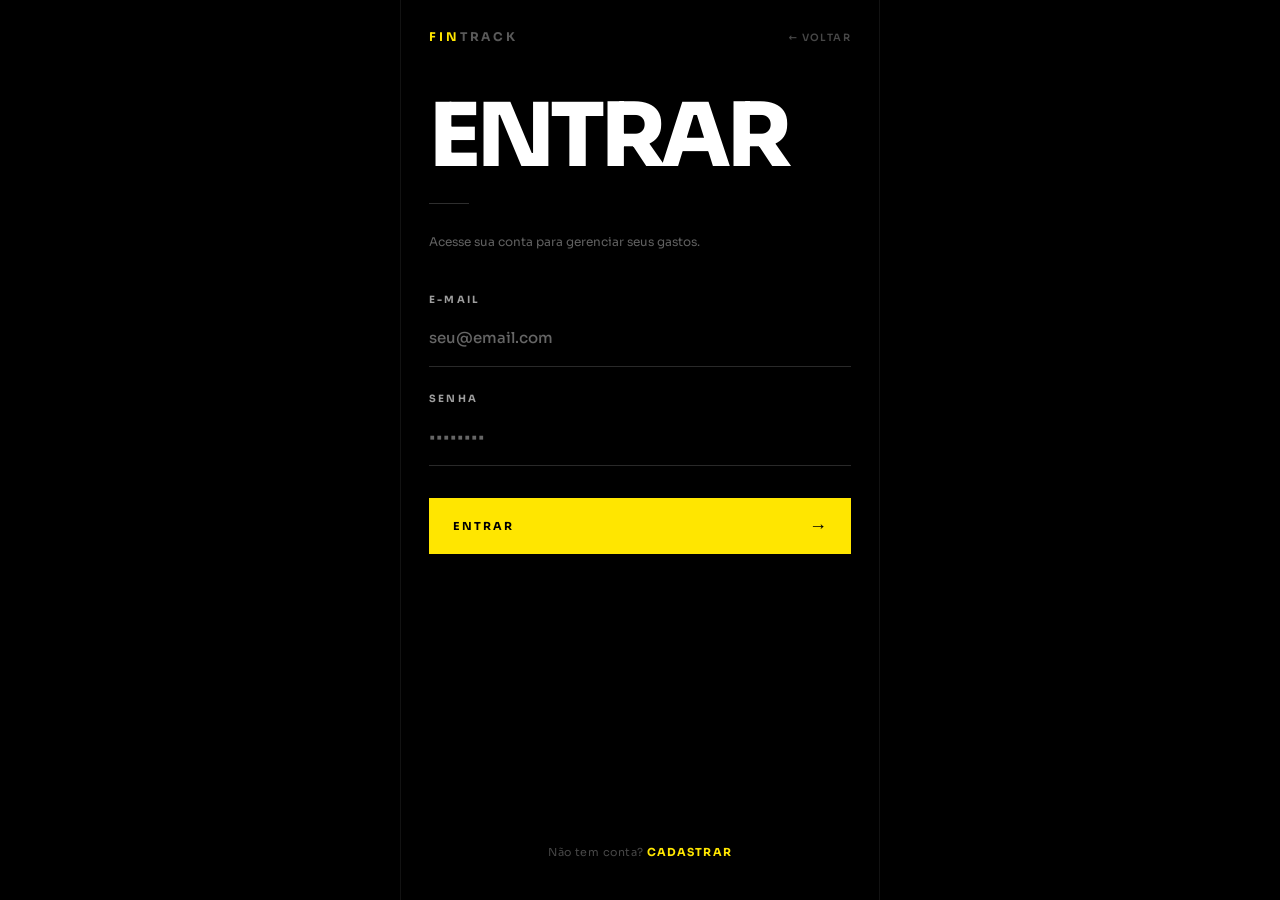
<file: frontend/dashboard.html>
﻿<!DOCTYPE html>
<html lang="pt-BR">
<head>
  <meta charset="UTF-8" />
  <meta name="viewport" content="width=device-width, initial-scale=1.0, viewport-fit=cover, maximum-scale=1" />
  <meta name="theme-color" content="#000000" />
  <meta name="apple-mobile-web-app-capable" content="yes" />
  <meta name="apple-mobile-web-app-status-bar-style" content="black-translucent" />
  <meta name="mobile-web-app-capable" content="yes" />
  <link rel="manifest" href="manifest.json" />
  <title>Dashboard — FinTrack</title>
  <script>try{var _t=localStorage.getItem('ft-theme');if(_t)document.documentElement.setAttribute('data-theme',_t);}catch(e){}</script>
  <link rel="stylesheet" href="_shared.css" />
  <style>
    /* ── Seletor de período ── */
    .period {
      display: flex;
      align-items: center;
      justify-content: space-between;
      gap: 12px;
      padding: 16px 0;
      border-bottom: 1px solid var(--border);
      margin-bottom: 0;
    }
    .period button.nav {
      width: 36px; height: 36px;
      display: grid; place-items: center;
      background: transparent;
      border: 1px solid var(--border);
      border-radius: 0;
      color: var(--muted);
      transition: all 0.18s var(--ease);
    }
    .period button.nav:hover { border-color: var(--border-str); color: var(--fg); }
    .period button.nav:active { transform: scale(0.92); }
    .period button.nav svg { width: 16px; height: 16px; }
    .period .cur { text-align: center; }
    .period .cur .m {
      font-size: 14px;
      font-weight: 700;
      letter-spacing: -0.01em;
      text-transform: uppercase;
      line-height: 1;
    }
    .period .cur .y {
      font-size: 10px;
      color: var(--muted);
      letter-spacing: 0.16em;
      margin-top: 3px;
      font-weight: 600;
    }

    /* ── Bloco total (hero do dashboard) ── */
    .total-hero {
      padding: 32px 0 24px;
      border-bottom: 1px solid var(--border);
    }
    .total-hero .lbl {
      font-size: 10px;
      font-weight: 700;
      letter-spacing: 0.22em;
      text-transform: uppercase;
      color: var(--muted);
      margin-bottom: 10px;
    }
    .total-hero .val {
      font-size: clamp(48px, 15vw, 72px);
      font-weight: 800;
      letter-spacing: -0.05em;
      line-height: 0.9;
      color: var(--fg);
    }
    .total-hero .meta {
      font-size: 11px;
      color: var(--muted);
      margin-top: 12px;
      letter-spacing: 0.04em;
    }
    .total-hero .meta b { color: rgba(255,255,255,0.70); font-weight: 600; }

    /* ── Stats em linha ── */
    .stats-row {
      display: grid;
      grid-template-columns: 1fr 1fr;
      border-bottom: 1px solid var(--border);
    }
    .stat-block {
      padding: 20px 0;
    }
    .stat-block:first-child {
      border-right: 1px solid var(--border);
      padding-right: 20px;
    }
    .stat-block:last-child { padding-left: 20px; }
    .stat-block .cap {
      font-size: 10px;
      font-weight: 700;
      letter-spacing: 0.20em;
      text-transform: uppercase;
      color: var(--muted);
      margin-bottom: 8px;
    }
    .stat-block .val {
      font-size: 28px;
      font-weight: 800;
      letter-spacing: -0.04em;
      line-height: 1;
    }
    .stat-block .val.positive { color: #10B981; }
    .stat-block .val.negative { color: #EF4444; }
    .stat-block .sub {
      font-size: 11px;
      color: var(--muted);
      margin-top: 6px;
      white-space: nowrap;
      overflow: hidden;
      text-overflow: ellipsis;
      letter-spacing: 0.02em;
    }

    /* ── Semana ── */
    .week-section {
      padding: 20px 0;
      border-bottom: 1px solid var(--border);
    }
    .week-head {
      display: flex; align-items: center;
      justify-content: space-between;
      margin-bottom: 14px;
    }
    .week-head .t {
      font-size: 10px; font-weight: 700;
      letter-spacing: 0.20em; text-transform: uppercase;
      color: var(--muted);
    }
    .week-delta {
      font-size: 9px; font-weight: 700;
      letter-spacing: 0.10em; text-transform: uppercase;
      padding: 3px 8px; border: 1px solid;
    }
    .week-delta.up   { color: #EF4444; border-color: rgba(239,68,68,0.25); }
    .week-delta.down { color: #10B981; border-color: rgba(16,185,129,0.25); }
    .week-delta.flat { color: var(--faint); border-color: rgba(255,255,255,0.08); }
    .week-bars {
      display: flex; gap: 4px; align-items: flex-end; height: 56px;
    }
    .wk-col { flex: 1; display: flex; flex-direction: column; align-items: center; gap: 4px; height: 100%; justify-content: flex-end; }
    .wk-bar-track { width: 100%; flex: 1; display: flex; align-items: flex-end; justify-content: center; }
    .wk-bar { width: 3px; background: rgba(255,255,255,0.18); height: 0; transition: height 0.8s var(--ease); }
    .wk-bar.today { background: var(--accent); width: 4px; }
    .wk-day-lbl { font-size: 7px; font-weight: 700; letter-spacing: 0.10em; text-transform: uppercase; color: var(--faint); }
    .wk-col.today-col .wk-day-lbl { color: var(--accent); }

    /* ── Preview metas ── */
    .metas-preview {
      padding: 20px 0;
      border-bottom: 1px solid var(--border);
    }
    .metas-preview-head {
      display: flex; align-items: center; justify-content: space-between;
      margin-bottom: 14px;
    }
    .metas-preview-head .t {
      font-size: 10px; font-weight: 700;
      letter-spacing: 0.20em; text-transform: uppercase;
      color: var(--muted);
    }
    .meta-mini-row {
      display: flex; align-items: center; gap: 10px; padding: 8px 0;
      border-bottom: 1px solid rgba(255,255,255,0.04);
    }
    .meta-mini-row:last-child { border-bottom: none; }
    .meta-mini-icon { width: 22px; height: 22px; display: flex; align-items: center; justify-content: center; flex-shrink: 0; }
    .meta-mini-icon svg { width: 12px; height: 12px; }
    .meta-mini-name { font-size: 11px; font-weight: 600; flex: 1; color: var(--muted); letter-spacing: 0.04em; }
    .meta-mini-bar-wrap { width: 80px; height: 2px; background: rgba(255,255,255,0.07); flex-shrink: 0; }
    .meta-mini-bar-fill { height: 100%; transition: width 0.8s var(--ease); }
    .meta-mini-pct { font-size: 11px; font-weight: 800; letter-spacing: -0.01em; width: 34px; text-align: right; flex-shrink: 0; }

    /* ── Seção de gráfico ── */
    .chart-section {
      padding: 24px 0;
      border-bottom: 1px solid var(--border);
    }
    .chart-head {
      display: flex;
      align-items: center;
      justify-content: space-between;
      margin-bottom: 20px;
    }
    .chart-head .t {
      font-size: 10px;
      font-weight: 700;
      letter-spacing: 0.20em;
      text-transform: uppercase;
      color: var(--muted);
    }
    .period-tabs { display: flex; gap: 4px; }
    .period-tab {
      height: 26px;
      padding: 0 10px;
      border-radius: 0;
      font-family: var(--font);
      font-size: 9px;
      font-weight: 700;
      letter-spacing: 0.14em;
      text-transform: uppercase;
      background: transparent;
      border: 1px solid var(--border);
      color: var(--muted);
      transition: all 0.18s var(--ease);
    }
    .period-tab.active {
      border-color: var(--fg);
      color: var(--fg);
    }

    /* Barras ultra-thin */
    .bars {
      display: flex;
      align-items: flex-end;
      gap: 0;
      height: 120px;
    }
    .bar-col {
      flex: 1;
      display: flex;
      flex-direction: column;
      align-items: center;
      gap: 6px;
      height: 100%;
      justify-content: flex-end;
    }
    .bar-track {
      width: 100%;
      display: flex;
      align-items: flex-end;
      justify-content: center;
      flex: 1;
    }
    .bar {
      width: 6px;
      max-width: 6px;
      border-radius: 0;
      background: rgba(255,255,255,0.32);
      height: 0;
      transition: height 0.8s var(--ease);
    }
    .bar.cur { background: var(--accent); width: 8px; max-width: 8px; }
    .bar-col .vlabel {
      font-size: 10px;
      color: var(--muted);
      font-weight: 600;
      letter-spacing: 0.04em;
    }
    .bar-col .mlabel {
      font-size: 10px;
      color: var(--muted);
      font-weight: 700;
      letter-spacing: 0.08em;
      text-transform: uppercase;
    }
    .bar-col.active .mlabel { color: var(--accent); }
    .bar-col.active .vlabel { color: rgba(255,255,255,0.80); }

    /* ── Seções clicáveis ── */
    .section-link {
      display: flex;
      align-items: center;
      gap: 8px;
      text-decoration: none;
      transition: color 0.18s var(--ease);
    }
    .section-link:hover { color: var(--fg); }
    .section-link .arr-sm {
      font-size: 12px;
      opacity: 0.45;
      transition: opacity 0.18s var(--ease), transform 0.18s var(--ease);
    }
    .section-link:hover .arr-sm { opacity: 1; transform: translateX(3px); }

    /* ── Categorias ── */
    .cat-section {
      padding: 24px 0 0;
    }
    .cat-section-head {
      font-size: 10px;
      font-weight: 700;
      letter-spacing: 0.20em;
      text-transform: uppercase;
      color: var(--muted);
      margin-bottom: 16px;
    }

    /* Donut ── mantido mas compacto */
    .donut-wrap {
      display: flex;
      gap: 20px;
      align-items: center;
    }
    .donut {
      flex: 0 0 auto;
      position: relative;
      width: 100px; height: 100px;
    }
    .donut svg { transform: rotate(-90deg); }
    .donut .center {
      position: absolute; inset: 0;
      display: flex; flex-direction: column;
      align-items: center; justify-content: center;
    }
    .donut .center .v {
      font-size: 22px;
      font-weight: 800;
      letter-spacing: -0.04em;
      line-height: 1;
    }
    .donut .center .l {
      font-size: 8px;
      color: var(--muted);
      letter-spacing: 0.14em;
      text-transform: uppercase;
      font-weight: 700;
      margin-top: 2px;
    }

    /* Legenda ── texto editorial */
    .legend { flex: 1; display: flex; flex-direction: column; gap: 10px; min-width: 0; }
    .legend-row {
      display: flex;
      align-items: center;
      gap: 10px;
      font-size: 12px;
    }
    .legend-row .sw {
      width: 16px; height: 16px;
      display: flex; align-items: center; justify-content: center;
      flex: 0 0 auto;
    }
    .legend-row .sw svg { width: 14px; height: 14px; }
    .legend-row .nm {
      flex: 1;
      color: var(--muted);
      white-space: nowrap;
      overflow: hidden;
      text-overflow: ellipsis;
      font-weight: 500;
      font-size: 11px;
      text-transform: uppercase;
      letter-spacing: 0.06em;
    }
    .legend-row .pc {
      font-weight: 800;
      font-size: 13px;
      letter-spacing: -0.02em;
      color: var(--fg);
    }

    /* Compatibilidade com classes geradas pelo JS */
    .stats .card { display: none; }   /* esconde layout antigo, stats-row substitui */
    .chart-card { background: transparent; border: none; padding: 0; }
    .chart-card .head { display: none; }
    .stat-card { display: none; }
  </style>
</head>
<body>
  <main class="app">
    <header class="topbar">
      <div>
        <div class="eyebrow">Visão geral</div>
        <h1>Dashboard</h1>
      </div>
    </header>

    <div class="screen">
      <div id="notice-slot"></div>

      <!-- Seletor de período -->
      <div class="period card" style="background:transparent;border:none;border-bottom:1px solid var(--border);border-radius:0;padding:16px 0;">
        <button class="nav" id="prev" aria-label="Mês anterior">
          <svg viewBox="0 0 24 24" fill="none" stroke="currentColor" stroke-width="2" stroke-linecap="round" stroke-linejoin="round"><path d="M15 6l-6 6 6 6"/></svg>
        </button>
        <div class="cur">
          <div class="m" id="per-mes">—</div>
          <div class="y" id="per-ano">—</div>
        </div>
        <button class="nav" id="next" aria-label="Próximo mês">
          <svg viewBox="0 0 24 24" fill="none" stroke="currentColor" stroke-width="2" stroke-linecap="round" stroke-linejoin="round"><path d="M9 6l6 6-6 6"/></svg>
        </button>
      </div>

      <div id="content">
        <div class="loading-wrap"><div class="spinner"></div>Carregando</div>
      </div>
    </div>

    <nav class="bottom-nav">
      <a href="dashboard.html" class="nav-item active" aria-current="page">
        <svg viewBox="0 0 24 24" fill="none" stroke="currentColor" stroke-linecap="round" stroke-linejoin="round"><rect x="3" y="3" width="8" height="8" rx="1"/><rect x="13" y="3" width="8" height="5" rx="1"/><rect x="13" y="10" width="8" height="11" rx="1"/><rect x="3" y="13" width="8" height="8" rx="1"/></svg>
        Dashboard
      </a>
      <a href="adicionar.html" class="nav-item nav-add">
        <svg viewBox="0 0 24 24" fill="none" stroke="currentColor" stroke-linecap="round" stroke-linejoin="round"><path d="M12 5v14M5 12h14"/></svg>
        Adicionar
      </a>
      <a href="gastos.html" class="nav-item">
        <svg viewBox="0 0 24 24" fill="none" stroke="currentColor" stroke-linecap="round" stroke-linejoin="round"><path d="M8 6h13M8 12h13M8 18h13"/><circle cx="3.5" cy="6" r="1.2"/><circle cx="3.5" cy="12" r="1.2"/><circle cx="3.5" cy="18" r="1.2"/></svg>
        Gastos
      </a>
      <a href="analise.html" class="nav-item">
        <svg viewBox="0 0 24 24" fill="none" stroke="currentColor" stroke-linecap="round" stroke-linejoin="round"><path d="M3 3v18h18"/><polyline points="7 16 11 10 15 14 19 8"/></svg>
        Análise
      </a>
      <a href="configuracoes.html" class="nav-item">
        <svg viewBox="0 0 24 24" fill="none" stroke="currentColor" stroke-linecap="round" stroke-linejoin="round"><circle cx="12" cy="12" r="3"/><path d="M19.4 15a1.65 1.65 0 0 0 .33 1.82l.06.06a2 2 0 0 1-2.83 2.83l-.06-.06a1.65 1.65 0 0 0-1.82-.33 1.65 1.65 0 0 0-1 1.51V21a2 2 0 0 1-4 0v-.09A1.65 1.65 0 0 0 9 19.4a1.65 1.65 0 0 0-1.82.33l-.06.06a2 2 0 0 1-2.83-2.83l.06-.06A1.65 1.65 0 0 0 4.68 15a1.65 1.65 0 0 0-1.51-1H3a2 2 0 0 1 0-4h.09A1.65 1.65 0 0 0 4.6 9a1.65 1.65 0 0 0-.33-1.82l-.06-.06a2 2 0 0 1 2.83-2.83l.06.06A1.65 1.65 0 0 0 9 4.68a1.65 1.65 0 0 0 1-1.51V3a2 2 0 0 1 4 0v.09a1.65 1.65 0 0 0 1 1.51 1.65 1.65 0 0 0 1.82-.33l.06-.06a2 2 0 0 1 2.83 2.83l-.06.06A1.65 1.65 0 0 0 19.4 9a1.65 1.65 0 0 0 1.51 1H21a2 2 0 0 1 0 4h-.09a1.65 1.65 0 0 0-1.51 1z"/></svg>
        Config
      </a>
    </nav>
  </main>

  <script src="_shared.js"></script>
  <script>
    FinTrack.requireAuth();
    const $ = (s) => document.querySelector(s);
    let gastos = [], categorias = [], catMap = {}, metasMap = {};
    const hoje = new Date();
    let curMes = hoje.getMonth() + 1;
    let curAno  = hoje.getFullYear();
    let evolMeses = 6;

    async function init() {
      [gastos, categorias] = await Promise.all([FinTrack.getGastos(), FinTrack.getCategorias()]);
      catMap = FinTrack.buildCatMap(categorias);
      const metasList = await FinTrack.getMetas();
      metasList.forEach(m => { metasMap[m.categoria_id] = m.valor; });
      if (FinTrack.isDemo()) {
        $('#notice-slot').innerHTML =
          '<div class="notice"><svg width="12" height="12" viewBox="0 0 24 24" fill="none" stroke="currentColor" stroke-width="2" stroke-linecap="round" style="flex-shrink:0"><circle cx="12" cy="12" r="10"/><path d="M12 8v4M12 16h.01"/></svg><span>API indisponível — exibindo <b>dados de demonstração</b>.</span></div>';
      }
      render();
    }

    $('#prev').onclick = () => { curMes--; if (curMes < 1) { curMes = 12; curAno--; } render(); };
    $('#next').onclick = () => { curMes++; if (curMes > 12) { curMes = 1; curAno++; } render(); };

    function gastosDoMes(mes, ano) {
      return gastos.filter((g) => {
        const { mes: m, ano: a } = FinTrack.mesAnoDe(g.data);
        return m === mes && a === ano;
      });
    }

    function render() {
      $('#per-mes').textContent = FinTrack.MESES_LONGO[curMes - 1].toUpperCase();
      $('#per-ano').textContent = curAno;

      const doMes = gastosDoMes(curMes, curAno);
      const total = doMes.reduce((s, g) => s + (Number(g.valor) || 0), 0);
      const maior = doMes.reduce((mx, g) => (Number(g.valor) > (mx ? Number(mx.valor) : -1) ? g : mx), null);
      const qtd   = doMes.length;
      const media = qtd ? total / qtd : 0;

      // Série meses
      const serie = [];
      let m = curMes, a = curAno;
      for (let i = 0; i < evolMeses; i++) {
        const t = gastosDoMes(m, a).reduce((s, g) => s + (Number(g.valor) || 0), 0);
        serie.unshift({ mes: m, ano: a, total: t, atual: i === 0 });
        m--; if (m < 1) { m = 12; a--; }
      }
      const maxSerie = Math.max(...serie.map(x => x.total), 1);

      // Totais por categoria
      const porCat = {};
      doMes.forEach((g) => { porCat[g.categoria_id] = (porCat[g.categoria_id] || 0) + (Number(g.valor) || 0); });
      const cats = Object.keys(porCat)
        .map((id) => ({ id: Number(id), total: porCat[id], meta: catMap[id] || FinTrack.metaForCategoria('') }))
        .sort((x, y) => y.total - x.total);

      // ── Semana atual vs anterior ──
      const DIAS_CURTO = ['Dom','Seg','Ter','Qua','Qui','Sex','Sáb'];
      const todayStr = hoje.toISOString().split('T')[0];
      const startOfWeek = new Date(hoje);
      startOfWeek.setDate(hoje.getDate() - hoje.getDay());
      const startOfLastWeek = new Date(startOfWeek);
      startOfLastWeek.setDate(startOfLastWeek.getDate() - 7);

      const weekDays = Array.from({ length: 7 }, (_, i) => {
        const d = new Date(startOfWeek);
        d.setDate(d.getDate() + i);
        return d.toISOString().split('T')[0];
      });
      const lastWeekDays = Array.from({ length: 7 }, (_, i) => {
        const d = new Date(startOfLastWeek);
        d.setDate(d.getDate() + i);
        return d.toISOString().split('T')[0];
      });

      const weekDayMap = {};
      gastos.forEach(g => {
        const d = String(g.data).split('T')[0];
        weekDayMap[d] = (weekDayMap[d] || 0) + Number(g.valor);
      });

      const totalSemana = weekDays.reduce((s, d) => s + (weekDayMap[d] || 0), 0);
      const totalSemanaPassada = lastWeekDays.reduce((s, d) => s + (weekDayMap[d] || 0), 0);
      const maxWeekDay = Math.max(...weekDays.map(d => weekDayMap[d] || 0), 1);

      let deltaPct = 0, deltaClass = 'flat', deltaLabel = 'igual';
      if (totalSemanaPassada > 0) {
        deltaPct = Math.round(((totalSemana - totalSemanaPassada) / totalSemanaPassada) * 100);
        if (deltaPct > 5)       { deltaClass = 'up';   deltaLabel = '+' + deltaPct + '%'; }
        else if (deltaPct < -5) { deltaClass = 'down'; deltaLabel = deltaPct + '%'; }
        else                    { deltaClass = 'flat'; deltaLabel = '='; }
      }

      // ── Metas preview ──
      const hasMetasCat = Object.keys(metasMap).length > 0;
      const spentByCat = {};
      doMes.forEach(g => { spentByCat[g.categoria_id] = (spentByCat[g.categoria_id] || 0) + Number(g.valor); });

      // ── HTML ──
      const labelPeriodo = evolMeses === 3 ? '3M' : evolMeses === 6 ? '6M' : '1A';

      let html = `
        <!-- Total hero -->
        <div class="total-hero rise">
          <div class="lbl">Total do mês</div>
          <div class="val" data-count="${total}">R$ 0,00</div>
          <div class="meta"><b>${qtd}</b> gastos · média <b>${FinTrack.formatBRL(media)}</b> por gasto</div>
        </div>

        <!-- Stats em linha -->
        <div class="stats-row rise" style="animation-delay:.06s;">
          <div class="stat-block">
            <div class="cap">Maior gasto</div>
            <div class="val">${maior ? FinTrack.formatBRL(maior.valor) : 'R$ 0,00'}</div>
            <div class="sub">${maior ? escapeHtml(maior.descricao) : 'Sem registros'}</div>
          </div>
          <div class="stat-block">
            <div class="cap">Média diária</div>
            <div class="val">${qtd ? FinTrack.formatBRL(total / new Date(curAno, curMes, 0).getDate()) : 'R$ 0,00'}</div>
            <div class="sub">estimado no mês</div>
          </div>
        </div>

        <!-- Semana atual -->
        <div class="week-section rise" style="animation-delay:.09s;">
          <div class="week-head">
            <span class="t">Esta semana</span>
            <span class="week-delta ${deltaClass}">${deltaLabel} vs semana passada</span>
          </div>
          <div class="week-bars">`;

      weekDays.forEach((d, i) => {
        const val = weekDayMap[d] || 0;
        const h = Math.round((val / maxWeekDay) * 100);
        const isToday = d === todayStr;
        html += `
          <div class="wk-col${isToday ? ' today-col' : ''}">
            <div class="wk-bar-track">
              <div class="wk-bar${isToday ? ' today' : ''}" data-h="${h}"></div>
            </div>
            <span class="wk-day-lbl">${DIAS_CURTO[i]}</span>
          </div>`;
      });

      html += `</div></div>`;

      html += `
        <!-- Gráfico de barras -->
        <div class="chart-section rise" style="animation-delay:.12s;">
          <div class="chart-head">
            <a href="evolucao.html" class="t section-link">Evolução <span class="arr-sm">→</span></a>
            <div class="period-tabs">
              <button class="period-tab ${evolMeses===3?'active':''}" data-n="3">3M</button>
              <button class="period-tab ${evolMeses===6?'active':''}" data-n="6">6M</button>
              <button class="period-tab ${evolMeses===12?'active':''}" data-n="12">1A</button>
            </div>
          </div>
          <div class="bars" id="bars">`;

      serie.forEach((s) => {
        const h = Math.round((s.total / maxSerie) * 100);
        html += `
          <div class="bar-col ${s.atual ? 'active' : ''}">
            <span class="vlabel">${s.total ? (s.total >= 1000 ? (s.total/1000).toFixed(1)+'k' : Math.round(s.total)) : '–'}</span>
            <div class="bar-track"><div class="bar ${s.atual ? 'cur' : ''}" data-h="${h}"></div></div>
            <span class="mlabel">${FinTrack.MESES[s.mes - 1]}</span>
          </div>`;
      });
      html += `</div></div>

        <!-- Preview metas -->
        ${hasMetasCat ? `
        <div class="metas-preview rise" style="animation-delay:.15s;">
          <div class="metas-preview-head">
            <a href="metas.html" class="t section-link">Metas do mês <span class="arr-sm">→</span></a>
          </div>
          ${Object.keys(metasMap).slice(0, 4).map(catId => {
            const meta = catMap[Number(catId)] || FinTrack.metaForCategoria('');
            const spent  = spentByCat[Number(catId)] || 0;
            const budget = metasMap[catId];
            const pct    = Math.min((spent / budget) * 100, 100);
            const color  = pct >= 100 ? '#EF4444' : pct >= 75 ? '#F97316' : '#10B981';
            return `<div class="meta-mini-row">
              <div class="meta-mini-icon" style="color:${meta.hex};">${FinTrack.iconForCategoria(meta.nome)}</div>
              <span class="meta-mini-name">${meta.nome || 'Outros'}</span>
              <div class="meta-mini-bar-wrap">
                <div class="meta-mini-bar-fill" style="width:${pct}%;background:${color};"></div>
              </div>
              <span class="meta-mini-pct" style="color:${color};">${Math.round(pct)}%</span>
            </div>`;
          }).join('')}
        </div>` : `
        <div class="metas-preview rise" style="animation-delay:.15s;">
          <div class="metas-preview-head">
            <a href="metas.html" class="t section-link">Metas <span class="arr-sm">→</span></a>
          </div>
          <div style="font-size:11px;color:var(--muted);letter-spacing:.04em;padding:4px 0 8px;">
            Defina orçamentos mensais por categoria
          </div>
        </div>`}

        <!-- Categorias -->
        <div class="cat-section rise" style="animation-delay:.18s;">
          <a href="por-categoria.html?mes=${curMes}&ano=${curAno}" class="cat-section-head section-link">Por categoria <span class="arr-sm">→</span></a>`;

      if (!cats.length) {
        html += '<div class="empty" style="padding:24px 0;color:var(--faint);font-size:12px;letter-spacing:.08em;">Nenhum gasto neste mês.</div>';
      } else {
        const C = 2 * Math.PI * 40;
        let acc = 0;
        let segs = '';
        cats.forEach((c) => {
          const frac = c.total / total;
          const len  = frac * C;
          segs += `<circle cx="50" cy="50" r="40" fill="none" stroke="${c.meta.hex}" stroke-width="12"
                     stroke-dasharray="${len} ${C - len}" stroke-dashoffset="${-acc}"
                     style="opacity:0;transition:stroke-dasharray .8s var(--ease);" data-len="${len}" data-c="${C}"></circle>`;
          acc += len;
        });

        let legend = '';
        cats.forEach((c) => {
          const pc = Math.round((c.total / total) * 100);
          legend += `
            <div class="legend-row">
              <span class="sw" style="color:${c.meta.hex};">${FinTrack.iconForCategoria(c.meta.nome)}</span>
              <span class="nm">${c.meta.nome || 'Outros'}</span>
              <span class="pc">${FinTrack.formatBRL(c.total)}</span>
            </div>`;
        });

        html += `
          <div class="donut-wrap">
            <div class="donut">
              <svg viewBox="0 0 100 100" width="100" height="100">
                <circle cx="50" cy="50" r="40" fill="none" stroke="${FinTrack.theme.isLight() ? 'rgba(12,11,9,0.06)' : 'rgba(255,255,255,0.05)'}" stroke-width="12"></circle>
                ${segs}
              </svg>
              <div class="center"><div class="v">${cats.length}</div><div class="l">categ.</div></div>
            </div>
            <div class="legend">${legend}</div>
          </div>`;
      }
      html += '</div>';

      $('#content').innerHTML = html;

      // Botões de período
      document.querySelectorAll('.period-tab').forEach(btn => {
        btn.onclick = () => { evolMeses = Number(btn.dataset.n); render(); };
      });

      // Animações
      requestAnimationFrame(() => {
        animateCount($('.total-hero .val'), total);
        setTimeout(() => {
          document.querySelectorAll('.bar').forEach(b => { b.style.height = b.dataset.h + '%'; });
          document.querySelectorAll('.wk-bar').forEach(b => { b.style.height = b.dataset.h + '%'; });
        }, 80);
        setTimeout(() => {
          document.querySelectorAll('.donut circle[data-len]').forEach((c, i) => {
            setTimeout(() => { c.style.opacity = '1'; }, i * 80);
          });
        }, 160);
      });
    }

    function animateCount(el, target) {
      if (!el) return;
      const dur = 650, t0 = performance.now();
      function step(now) {
        const p = Math.min((now - t0) / dur, 1);
        const eased = 1 - Math.pow(1 - p, 3);
        el.textContent = FinTrack.formatBRL(target * eased);
        if (p < 1) requestAnimationFrame(step);
      }
      requestAnimationFrame(step);
    }

    function escapeHtml(s) {
      return String(s || '').replace(/[&<>"]/g, c => ({ '&':'&amp;','<':'&lt;','>':'&gt;','"':'&quot;' }[c]));
    }

    init();
  </script>
</body>
</html>
</file>
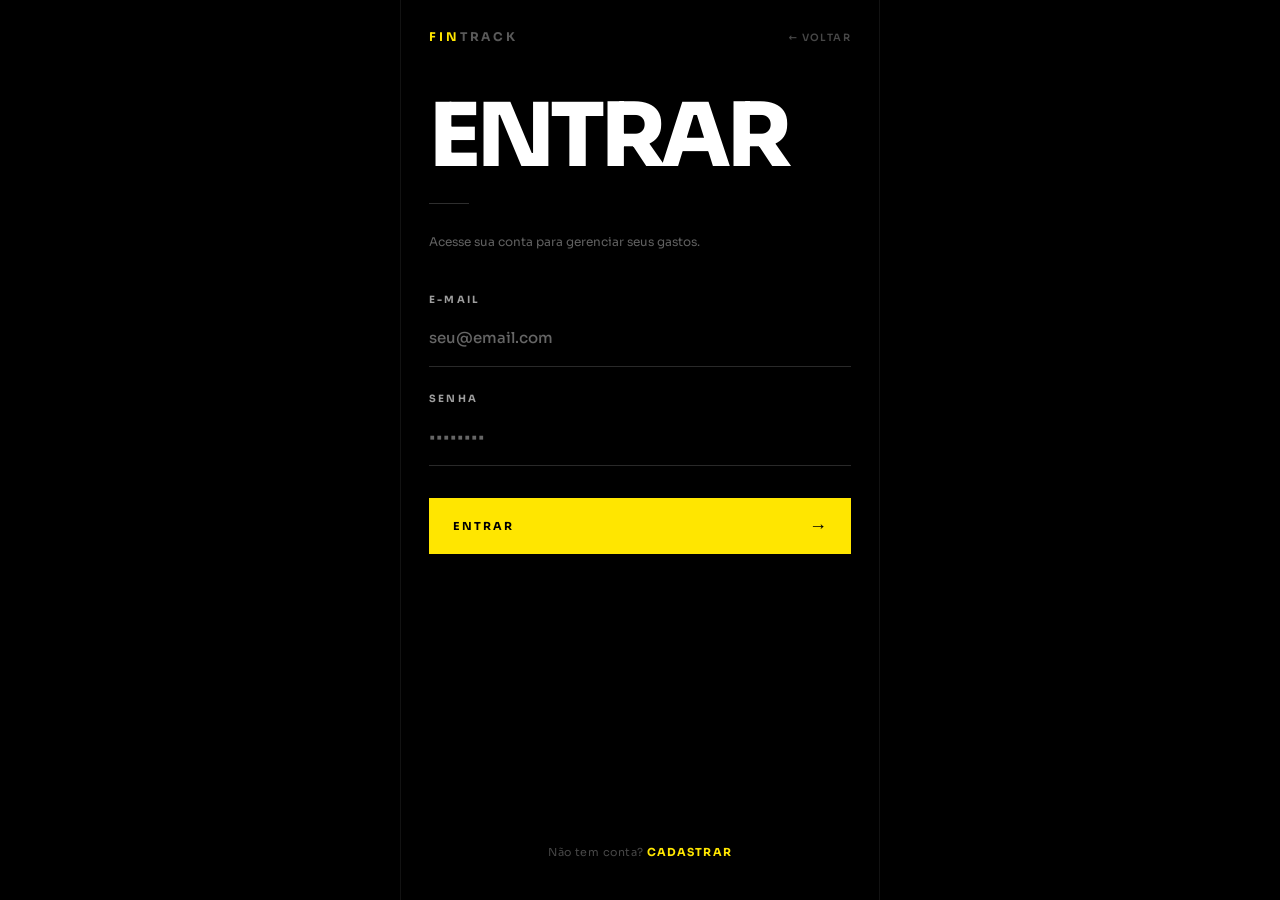
<file: frontend/evolucao.html>
﻿<!DOCTYPE html>
<html lang="pt-BR">
<head>
  <meta charset="UTF-8" />
  <meta name="viewport" content="width=device-width, initial-scale=1.0, viewport-fit=cover, maximum-scale=1" />
  <meta name="theme-color" content="#000000" />
  <meta name="apple-mobile-web-app-capable" content="yes" />
  <meta name="apple-mobile-web-app-status-bar-style" content="black-translucent" />
  <meta name="mobile-web-app-capable" content="yes" />
  <link rel="manifest" href="manifest.json" />
  <title>Evolução — FinTrack</title>
  <link rel="stylesheet" href="_shared.css" />
  <style>
    /* ── Topbar com voltar + seletor de ano ── */
    .topbar-back {
      display: flex; align-items: center; gap: 0;
      height: 56px;
      padding: max(16px, env(safe-area-inset-top) + 8px) 24px 0;
      border-bottom: 1px solid var(--border);
      justify-content: space-between;
    }
    .btn-back {
      display: flex; align-items: center; gap: 8px;
      font-size: 11px; font-weight: 700;
      letter-spacing: 0.12em; text-transform: uppercase;
      color: var(--muted); text-decoration: none;
      transition: color 0.18s var(--ease);
      padding-bottom: 16px;
    }
    .btn-back:hover { color: var(--fg); }
    .btn-back svg { width: 16px; height: 16px; }

    .year-nav {
      display: flex; align-items: center; gap: 10px;
      padding-bottom: 16px;
    }
    .year-nav button {
      width: 28px; height: 28px;
      display: grid; place-items: center;
      background: transparent; border: 1px solid var(--border); border-radius: 0;
      color: var(--muted); transition: all 0.18s var(--ease);
    }
    .year-nav button:hover { border-color: var(--border-str); color: var(--fg); }
    .year-nav button svg { width: 14px; height: 14px; }
    .year-nav .yr {
      font-size: 14px; font-weight: 800;
      letter-spacing: -0.02em; color: var(--fg);
      min-width: 48px; text-align: center;
    }

    /* ── Hero anual ── */
    .anual-hero {
      padding: 28px 0 20px;
      border-bottom: 1px solid var(--border);
    }
    .anual-hero .lbl {
      font-size: 10px; font-weight: 700;
      letter-spacing: 0.22em; text-transform: uppercase;
      color: var(--muted); margin-bottom: 10px;
    }
    .anual-hero .val {
      font-size: clamp(44px, 14vw, 64px);
      font-weight: 800; letter-spacing: -0.05em; line-height: 0.9;
    }
    .anual-hero .meta {
      font-size: 11px; color: var(--muted); margin-top: 12px; letter-spacing: 0.04em;
    }
    .anual-hero .meta b { color: rgba(255,255,255,0.65); font-weight: 600; }

    /* ── Stats 3 colunas ── */
    .stats3 {
      display: grid; grid-template-columns: 1fr 1fr 1fr;
      border-bottom: 1px solid var(--border);
    }
    .s3 { padding: 18px 0; }
    .s3:not(:last-child) { border-right: 1px solid var(--border); padding-right: 14px; }
    .s3:not(:first-child) { padding-left: 14px; }
    .s3 .cap {
      font-size: 9px; font-weight: 700;
      letter-spacing: 0.18em; text-transform: uppercase;
      color: var(--muted); margin-bottom: 7px;
    }
    .s3 .val {
      font-size: 20px; font-weight: 800;
      letter-spacing: -0.04em; line-height: 1;
    }
    .s3 .sub { font-size: 10px; color: var(--muted); margin-top: 5px; letter-spacing: 0.04em; }

    /* ── Gráfico anual ── */
    .chart-anual {
      padding: 24px 0;
      border-bottom: 1px solid var(--border);
    }
    .chart-anual .lbl {
      font-size: 10px; font-weight: 700;
      letter-spacing: 0.22em; text-transform: uppercase;
      color: var(--muted); margin-bottom: 18px;
    }
    .bars-anual {
      display: flex; align-items: flex-end; gap: 0; height: 140px;
    }
    .ba-col {
      flex: 1; display: flex; flex-direction: column;
      align-items: center; gap: 6px; height: 100%; justify-content: flex-end;
    }
    .ba-track {
      width: 100%; display: flex; align-items: flex-end; justify-content: center; flex: 1;
    }
    .ba-bar {
      width: 3px; max-width: 3px; border-radius: 0;
      background: rgba(255,255,255,0.20);
      height: 0; transition: height 0.8s var(--ease);
    }
    .ba-bar.melhor { background: #10B981; }
    .ba-bar.pior   { background: #EF4444; }
    .ba-bar.cur    { background: var(--accent); width: 4px; max-width: 4px; }
    .ba-col .ba-vlabel {
      font-size: 7px; color: var(--faint); font-weight: 600; letter-spacing: 0.04em;
    }
    .ba-col .ba-mlabel {
      font-size: 7px; color: var(--faint); font-weight: 700;
      letter-spacing: 0.08em; text-transform: uppercase;
    }
    .ba-col.is-cur .ba-mlabel { color: var(--accent); }
    .ba-col.is-melhor .ba-mlabel { color: #10B981; }
    .ba-col.is-pior .ba-mlabel { color: #EF4444; }

    /* Legenda do gráfico */
    .chart-legend {
      display: flex; gap: 16px; margin-top: 14px;
    }
    .cleg {
      display: flex; align-items: center; gap: 6px;
      font-size: 9px; font-weight: 700; letter-spacing: 0.10em;
      text-transform: uppercase; color: var(--muted);
    }
    .cleg-dot { width: 8px; height: 1px; }

    /* ── Tabela mensal ── */
    .table-section { padding: 24px 0 0; }
    .table-head {
      font-size: 10px; font-weight: 700;
      letter-spacing: 0.22em; text-transform: uppercase;
      color: var(--muted); margin-bottom: 4px;
    }
    .month-row {
      display: flex; align-items: center;
      padding: 14px 0; border-bottom: 1px solid var(--border);
      gap: 12px; transition: opacity 0.2s var(--ease);
      animation: rise 0.35s var(--ease) both;
    }
    .month-row.vazio { opacity: 0.35; }
    .month-name {
      font-size: 11px; font-weight: 700; letter-spacing: 0.06em;
      text-transform: uppercase; min-width: 80px;
      color: var(--muted);
    }
    .month-row.is-cur .month-name { color: var(--accent); }
    .month-row.is-melhor .month-name { color: #10B981; }
    .month-row.is-pior .month-name { color: #EF4444; }
    .month-total {
      font-size: 15px; font-weight: 800; letter-spacing: -0.03em; flex: 1;
    }
    .month-vs {
      font-size: 10px; font-weight: 700; letter-spacing: 0.04em;
      min-width: 52px; text-align: right;
    }
    .month-vs.up   { color: #EF4444; }
    .month-vs.down { color: #10B981; }
    .month-vs.neu  { color: var(--faint); }
    .month-qtd {
      font-size: 10px; color: var(--faint); font-weight: 600;
      letter-spacing: 0.06em; min-width: 44px; text-align: right;
    }

    /* Badge mês */
    .month-badge {
      font-size: 8px; font-weight: 700; letter-spacing: 0.12em;
      text-transform: uppercase; padding: 2px 6px;
      border-radius: 0;
    }
    .month-badge.melhor { border: 1px solid #10B981; color: #10B981; }
    .month-badge.pior   { border: 1px solid #EF4444; color: #EF4444; }
  </style>
</head>
<body>
  <main class="app">
    <!-- Topbar -->
    <header class="topbar-back">
      <a href="dashboard.html" class="btn-back">
        <svg viewBox="0 0 24 24" fill="none" stroke="currentColor" stroke-width="2" stroke-linecap="round" stroke-linejoin="round"><path d="M19 12H5M12 5l-7 7 7 7"/></svg>
        Dashboard
      </a>
      <div class="year-nav">
        <button id="prev-yr" aria-label="Ano anterior">
          <svg viewBox="0 0 24 24" fill="none" stroke="currentColor" stroke-width="2" stroke-linecap="round"><path d="M15 6l-6 6 6 6"/></svg>
        </button>
        <span class="yr" id="ano-label">—</span>
        <button id="next-yr" aria-label="Próximo ano">
          <svg viewBox="0 0 24 24" fill="none" stroke="currentColor" stroke-width="2" stroke-linecap="round"><path d="M9 6l6 6-6 6"/></svg>
        </button>
      </div>
    </header>

    <div class="screen" style="padding-top:24px;">
      <div id="content">
        <div class="loading-wrap"><div class="spinner"></div>Carregando</div>
      </div>
    </div>
  </main>

  <script src="_shared.js"></script>
  <script>
    FinTrack.requireAuth();
    const $ = s => document.querySelector(s);
    let gastos = [];
    const hoje = new Date();
    let curAno = hoje.getFullYear();

    async function init() {
      gastos = await FinTrack.getGastos();
      render();
    }

    $('#prev-yr').onclick = () => { curAno--; render(); };
    $('#next-yr').onclick = () => { curAno++; render(); };

    function gastosDoMes(mes, ano) {
      return gastos.filter(g => {
        const { mes: m, ano: a } = FinTrack.mesAnoDe(g.data);
        return m === mes && a === ano;
      });
    }

    function render() {
      $('#ano-label').textContent = curAno;

      // Dados por mês (12 meses do ano)
      const meses = FinTrack.MESES.map((nome, i) => {
        const lista = gastosDoMes(i + 1, curAno);
        const total = lista.reduce((s, g) => s + (Number(g.valor) || 0), 0);
        return { mes: i + 1, nome, total, qtd: lista.length };
      });

      const comGastos = meses.filter(m => m.total > 0);
      const totalAno  = meses.reduce((s, m) => s + m.total, 0);
      const totalQtd  = meses.reduce((s, m) => s + m.qtd,   0);
      const mediaAno  = comGastos.length ? totalAno / comGastos.length : 0;

      const mesesAtivos = comGastos;
      const melhor = mesesAtivos.reduce((mn, m) => (!mn || m.total < mn.total ? m : mn), null);
      const pior   = mesesAtivos.reduce((mx, m) => (!mx || m.total > mx.total ? m : mx), null);

      const mesAtual = hoje.getMonth() + 1;
      const isCurAno = curAno === hoje.getFullYear();

      const maxTotal = Math.max(...meses.map(m => m.total), 1);

      // HTML
      let html = `
        <!-- Hero anual -->
        <div class="anual-hero rise">
          <div class="lbl">Total ${curAno}</div>
          <div class="val">${FinTrack.formatBRL(totalAno)}</div>
          <div class="meta"><b>${totalQtd}</b> gastos · média mensal de <b>${FinTrack.formatBRL(mediaAno)}</b></div>
        </div>

        <!-- Stats 3 colunas -->
        <div class="stats3 rise" style="animation-delay:.05s;">
          <div class="s3">
            <div class="cap">Menor mês</div>
            <div class="val">${melhor ? FinTrack.MESES_LONGO[melhor.mes-1].slice(0,3) : '—'}</div>
            <div class="sub">${melhor ? FinTrack.formatBRL(melhor.total) : '—'}</div>
          </div>
          <div class="s3">
            <div class="cap">Maior mês</div>
            <div class="val">${pior ? FinTrack.MESES_LONGO[pior.mes-1].slice(0,3) : '—'}</div>
            <div class="sub">${pior ? FinTrack.formatBRL(pior.total) : '—'}</div>
          </div>
          <div class="s3">
            <div class="cap">Meses ativos</div>
            <div class="val">${comGastos.length}</div>
            <div class="sub">de 12 meses</div>
          </div>
        </div>

        <!-- Gráfico 12 barras -->
        <div class="chart-anual rise" style="animation-delay:.10s;">
          <div class="lbl">Todos os meses</div>
          <div class="bars-anual" id="bars-anual">`;

      meses.forEach(m => {
        const h       = Math.round((m.total / maxTotal) * 100);
        const isCur   = isCurAno && m.mes === mesAtual;
        const isMelh  = melhor && m.mes === melhor.mes && m.total > 0;
        const isPior  = pior   && m.mes === pior.mes   && m.total > 0;
        const cls     = [isCur ? 'is-cur' : '', isMelh ? 'is-melhor' : '', isPior ? 'is-pior' : ''].filter(Boolean).join(' ');
        const barCls  = [isCur ? 'cur' : '', isMelh ? 'melhor' : '', isPior ? 'pior' : ''].filter(Boolean).join(' ');
        const vlabel  = m.total >= 1000 ? (m.total/1000).toFixed(1)+'k' : m.total ? Math.round(m.total) : '';
        html += `
          <div class="ba-col ${cls}">
            <span class="ba-vlabel">${vlabel}</span>
            <div class="ba-track"><div class="ba-bar ${barCls}" data-h="${h}"></div></div>
            <span class="ba-mlabel">${m.nome}</span>
          </div>`;
      });

      html += `</div>
          <div class="chart-legend">
            <div class="cleg"><div class="cleg-dot" style="background:#10B981;height:1px;"></div>Menor</div>
            <div class="cleg"><div class="cleg-dot" style="background:#EF4444;height:1px;"></div>Maior</div>
            <div class="cleg"><div class="cleg-dot" style="background:var(--accent);height:1px;"></div>Atual</div>
          </div>
        </div>

        <!-- Tabela mensal -->
        <div class="table-section rise" style="animation-delay:.15s;">
          <div class="table-head">Detalhamento mensal</div>`;

      meses.forEach((m, idx) => {
        const anterior = idx > 0 ? meses[idx - 1].total : null;
        const isCur    = isCurAno && m.mes === mesAtual;
        const isMelh   = melhor && m.mes === melhor.mes && m.total > 0;
        const isPior   = pior   && m.mes === pior.mes   && m.total > 0;
        const rowCls   = [m.total === 0 ? 'vazio' : '', isCur ? 'is-cur' : '', isMelh ? 'is-melhor' : '', isPior ? 'is-pior' : ''].filter(Boolean).join(' ');

        let vs = '', vsCls = 'neu';
        if (anterior !== null && anterior > 0 && m.total > 0) {
          const pct = Math.round(((m.total - anterior) / anterior) * 100);
          vs    = (pct > 0 ? '+' : '') + pct + '%';
          vsCls = pct > 0 ? 'up' : 'down';
        } else if (m.total === 0) {
          vs = '—';
        }

        const badge = isMelh
          ? '<span class="month-badge melhor">min</span>'
          : isPior ? '<span class="month-badge pior">max</span>' : '';

        html += `
          <div class="month-row ${rowCls}" style="animation-delay:${0.02 * idx}s;">
            <div class="month-name">${FinTrack.MESES_LONGO[m.mes-1]}</div>
            <div class="month-total">${m.total > 0 ? FinTrack.formatBRL(m.total) : '—'}</div>
            ${badge}
            <div class="month-vs ${vsCls}">${vs}</div>
            <div class="month-qtd">${m.qtd > 0 ? m.qtd + ' gastos' : ''}</div>
          </div>`;
      });

      html += '</div>';

      $('#content').innerHTML = html;

      requestAnimationFrame(() => {
        setTimeout(() => {
          document.querySelectorAll('.ba-bar').forEach(b => { b.style.height = b.dataset.h + '%'; });
        }, 80);
      });
    }

    init();
  </script>
</body>
</html>
</file>
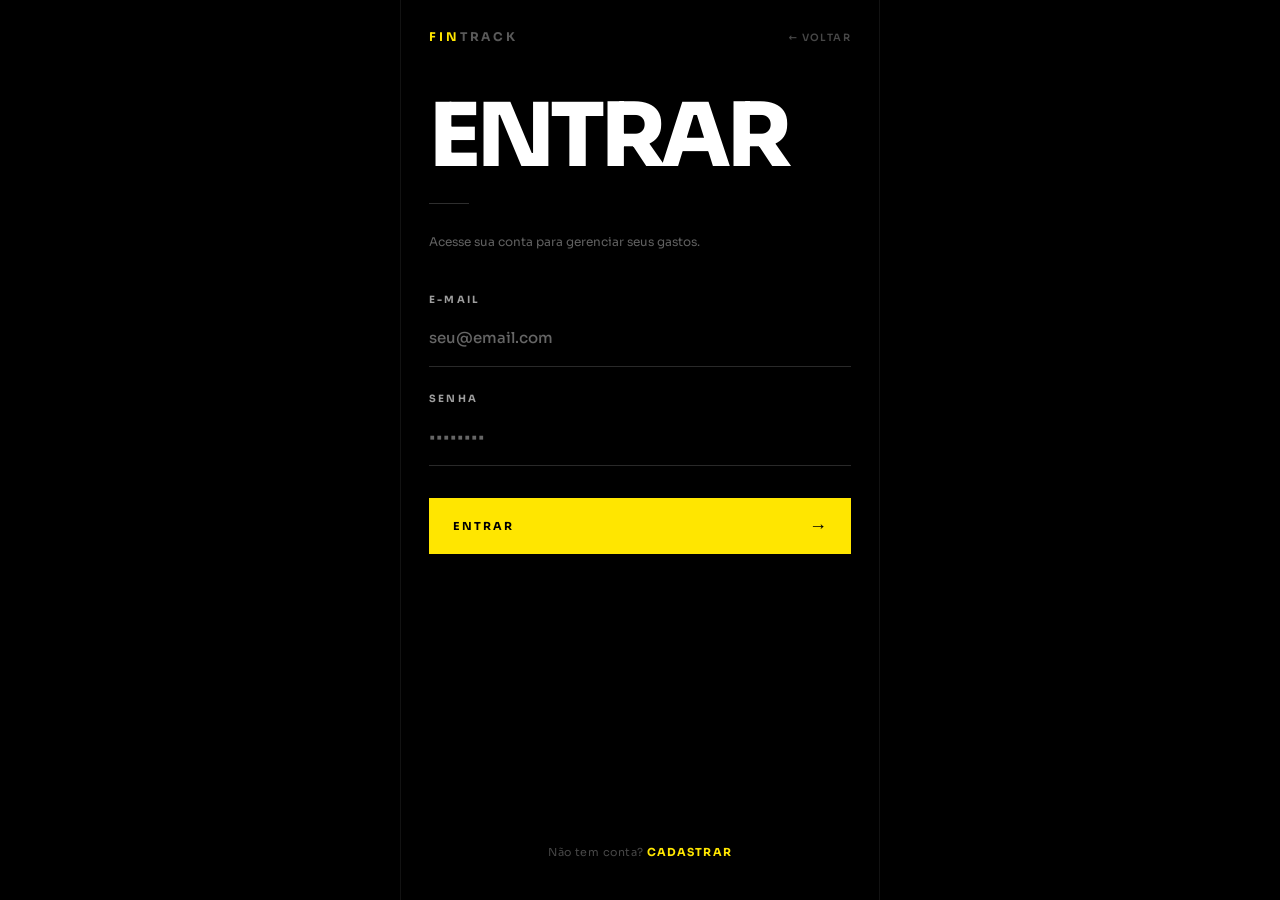
<file: frontend/gastos.html>
﻿<!DOCTYPE html>
<html lang="pt-BR">
<head>
  <meta charset="UTF-8" />
  <meta name="viewport" content="width=device-width, initial-scale=1.0, viewport-fit=cover, maximum-scale=1" />
  <meta name="theme-color" content="#000000" />
  <meta name="apple-mobile-web-app-capable" content="yes" />
  <meta name="apple-mobile-web-app-status-bar-style" content="black-translucent" />
  <meta name="mobile-web-app-capable" content="yes" />
  <link rel="manifest" href="manifest.json" />
  <title>Gastos — FinTrack</title>
  <script>try{var _t=localStorage.getItem('ft-theme');if(_t)document.documentElement.setAttribute('data-theme',_t);}catch(e){}</script>
  <link rel="stylesheet" href="_shared.css" />
  <style>
    /* ── Total header ── */
    .total-bar {
      display: flex; align-items: flex-end; justify-content: space-between;
      padding: 24px 0 20px;
      border-bottom: 1px solid var(--border);
      margin-bottom: 20px;
    }
    .total-bar .lbl {
      font-size: 10px; font-weight: 700;
      letter-spacing: 0.22em; text-transform: uppercase;
      color: var(--muted); margin-bottom: 8px;
    }
    .total-bar .val {
      font-size: 42px; font-weight: 800;
      letter-spacing: -0.05em; line-height: 0.9;
      color: var(--fg);
    }
    .total-bar .count {
      text-align: right;
    }
    .total-bar .count b {
      font-size: 36px; font-weight: 800;
      letter-spacing: -0.05em; line-height: 0.9;
      display: block; color: var(--fg);
    }
    .total-bar .count span {
      font-size: 10px; font-weight: 700;
      letter-spacing: 0.14em; text-transform: uppercase;
      color: var(--muted); margin-top: 6px; display: block;
    }

    /* ── Busca ── */
    .search-wrap {
      position: relative;
      margin-bottom: 16px;
    }
    .search-wrap svg {
      position: absolute; left: 0; top: 50%;
      transform: translateY(-50%);
      width: 16px; height: 16px; color: var(--faint);
    }
    .search-wrap input {
      padding-left: 24px !important;
    }

    /* ── Lista de gastos ── */
    .gasto-list { display: flex; flex-direction: column; }
    .gasto-item {
      display: flex; align-items: center; gap: 14px;
      padding: 16px 0;
      border-bottom: 1px solid var(--border);
      animation: rise 0.35s var(--ease) both;
      background: transparent !important;
      border-radius: 0 !important;
      box-shadow: none !important;
    }
    .gasto-item .ic {
      flex: 0 0 auto;
      width: 40px; height: 40px;
      border-radius: 0;
      display: grid; place-items: center;
      background: transparent;
      border: 1px solid var(--border);
    }
    .gasto-item .ic svg { width: 18px; height: 18px; }
    .gasto-item .body { flex: 1; min-width: 0; }
    .gasto-item .desc {
      font-weight: 600; font-size: 14px;
      white-space: nowrap; overflow: hidden; text-overflow: ellipsis;
      letter-spacing: -0.01em;
    }
    .gasto-item .sub {
      font-size: 10px; color: var(--muted); margin-top: 3px;
      font-weight: 700; letter-spacing: 0.10em; text-transform: uppercase;
    }
    .gasto-item .amt {
      font-size: 18px; font-weight: 800;
      letter-spacing: -0.03em; color: var(--fg);
      white-space: nowrap;
    }
    .gasto-item .actions { display: flex; gap: 4px; margin-left: 4px; }
    .icon-btn {
      width: 32px; height: 32px; border-radius: 0;
      display: grid; place-items: center;
      background: transparent;
      border: 1px solid var(--border);
      color: var(--faint);
      transition: all 0.18s var(--ease);
    }
    .icon-btn svg { width: 14px; height: 14px; }
    .icon-btn:active { transform: scale(0.9); }
    .icon-btn.edit:hover { color: var(--fg); border-color: var(--border-str); }
    .icon-btn.del:hover { color: rgba(239,68,68,0.8); border-color: rgba(239,68,68,0.3); }

    /* Cabeçalho de grupo por data */
    .day-head {
      font-size: 10px; font-weight: 700;
      letter-spacing: 0.20em; text-transform: uppercase;
      color: var(--faint);
      padding: 20px 0 8px;
    }
    .day-head:first-child { padding-top: 4px; }

    /* ── Bottom sheet ── */
    .sheet-overlay {
      position: fixed; inset: 0; z-index: 300;
      background: rgba(0,0,0,0.85);
      backdrop-filter: blur(8px);
      opacity: 0; pointer-events: none;
      transition: opacity 0.3s var(--ease);
    }
    .sheet-overlay.show { opacity: 1; pointer-events: auto; }

    .sheet {
      position: fixed; left: 50%; bottom: 0;
      transform: translateX(-50%) translateY(100%);
      width: 100%; max-width: var(--app-max);
      background: var(--bg);
      border: 1px solid var(--border);
      border-bottom: none;
      border-radius: 0;
      padding: 10px 24px calc(28px + env(safe-area-inset-bottom, 0));
      z-index: 301;
      transition: transform 0.4s var(--ease);
      max-height: 88vh; overflow-y: auto;
    }
    .sheet.show { transform: translateX(-50%) translateY(0); }
    .sheet .grab {
      width: 32px; height: 2px; border-radius: 0;
      background: var(--border-str); margin: 10px auto 20px; opacity: 0.5;
    }
    .sheet h2 {
      font-size: 22px; font-weight: 800;
      letter-spacing: -0.04em; text-transform: uppercase;
      margin-bottom: 20px;
    }

    /* Grid de categorias no sheet */
    .sheet .cat-grid {
      display: grid; grid-template-columns: repeat(4, 1fr);
      gap: 1px; background: var(--border);
      border: 1px solid var(--border);
      margin-bottom: 20px;
    }
    .sheet .cat-cell {
      display: flex; flex-direction: column; align-items: center; gap: 7px;
      padding: 14px 4px 12px;
      background: #0A0A0A; border: none; border-radius: 0;
      transition: background 0.18s var(--ease);
    }
    .sheet .cat-cell .e {
      display: flex; align-items: center; justify-content: center;
      width: 20px; height: 20px;
    }
    .sheet .cat-cell .e svg { width: 18px; height: 18px; }
    .sheet .cat-cell .n {
      font-size: 8px; font-weight: 700;
      letter-spacing: 0.08em; text-transform: uppercase;
      color: var(--faint); text-align: center;
    }
    .sheet .cat-cell.active { background: rgba(255,255,255,0.06); }
    .sheet .cat-cell.active .n { color: var(--fg); }
  </style>
</head>
<body>
  <main class="app">
    <header class="topbar">
      <div>
        <div class="eyebrow">Histórico</div>
        <h1>Gastos</h1>
      </div>
    </header>

    <div class="screen">
      <div id="notice-slot"></div>

      <!-- Total -->
      <div class="total-bar">
        <div>
          <div class="lbl">Total exibido</div>
          <div class="val" id="total-val">R$ 0,00</div>
        </div>
        <div class="count">
          <b id="total-count">0</b>
          <span>gastos</span>
        </div>
      </div>

      <!-- Busca -->
      <div class="search-wrap">
        <svg viewBox="0 0 24 24" fill="none" stroke="currentColor" stroke-width="2" stroke-linecap="round"><circle cx="11" cy="11" r="7"/><path d="M21 21l-4-4"/></svg>
        <input class="input" id="busca" type="text" placeholder="Buscar por descrição..." />
      </div>

      <!-- Filtros -->
      <div class="pills" id="filtros"></div>

      <!-- Lista -->
      <div id="lista-slot">
        <div class="loading-wrap"><div class="spinner"></div>Carregando</div>
      </div>
    </div>

    <nav class="bottom-nav">
      <a href="dashboard.html" class="nav-item">
        <svg viewBox="0 0 24 24" fill="none" stroke="currentColor" stroke-linecap="round" stroke-linejoin="round"><rect x="3" y="3" width="8" height="8" rx="1"/><rect x="13" y="3" width="8" height="5" rx="1"/><rect x="13" y="10" width="8" height="11" rx="1"/><rect x="3" y="13" width="8" height="8" rx="1"/></svg>
        Dashboard
      </a>
      <a href="adicionar.html" class="nav-item nav-add">
        <svg viewBox="0 0 24 24" fill="none" stroke="currentColor" stroke-linecap="round" stroke-linejoin="round"><path d="M12 5v14M5 12h14"/></svg>
        Adicionar
      </a>
      <a href="gastos.html" class="nav-item active" aria-current="page">
        <svg viewBox="0 0 24 24" fill="none" stroke="currentColor" stroke-linecap="round" stroke-linejoin="round"><path d="M8 6h13M8 12h13M8 18h13"/><circle cx="3.5" cy="6" r="1.2"/><circle cx="3.5" cy="12" r="1.2"/><circle cx="3.5" cy="18" r="1.2"/></svg>
        Gastos
      </a>
      <a href="analise.html" class="nav-item">
        <svg viewBox="0 0 24 24" fill="none" stroke="currentColor" stroke-linecap="round" stroke-linejoin="round"><path d="M3 3v18h18"/><polyline points="7 16 11 10 15 14 19 8"/></svg>
        Análise
      </a>
      <a href="configuracoes.html" class="nav-item">
        <svg viewBox="0 0 24 24" fill="none" stroke="currentColor" stroke-linecap="round" stroke-linejoin="round"><circle cx="12" cy="12" r="3"/><path d="M19.4 15a1.65 1.65 0 0 0 .33 1.82l.06.06a2 2 0 0 1-2.83 2.83l-.06-.06a1.65 1.65 0 0 0-1.82-.33 1.65 1.65 0 0 0-1 1.51V21a2 2 0 0 1-4 0v-.09A1.65 1.65 0 0 0 9 19.4a1.65 1.65 0 0 0-1.82.33l-.06.06a2 2 0 0 1-2.83-2.83l.06-.06A1.65 1.65 0 0 0 4.68 15a1.65 1.65 0 0 0-1.51-1H3a2 2 0 0 1 0-4h.09A1.65 1.65 0 0 0 4.6 9a1.65 1.65 0 0 0-.33-1.82l-.06-.06a2 2 0 0 1 2.83-2.83l.06.06A1.65 1.65 0 0 0 9 4.68a1.65 1.65 0 0 0 1-1.51V3a2 2 0 0 1 4 0v.09a1.65 1.65 0 0 0 1 1.51 1.65 1.65 0 0 0 1.82-.33l.06-.06a2 2 0 0 1 2.83 2.83l-.06.06A1.65 1.65 0 0 0 19.4 9a1.65 1.65 0 0 0 1.51 1H21a2 2 0 0 1 0 4h-.09a1.65 1.65 0 0 0-1.51 1z"/></svg>
        Config
      </a>
    </nav>
  </main>

  <!-- Sheet de edição -->
  <div class="sheet-overlay" id="sheet-overlay"></div>
  <div class="sheet" id="sheet">
    <div class="grab"></div>
    <h2>Editar</h2>
    <form id="form-edit">
      <input type="hidden" id="edit-id" />
      <div class="field">
        <label for="edit-valor">Valor (R$)</label>
        <input class="input" id="edit-valor" inputmode="decimal" />
      </div>
      <div class="field">
        <label for="edit-desc">Descrição</label>
        <input class="input" id="edit-desc" type="text" />
      </div>
      <div class="field">
        <label>Categoria</label>
        <div class="cat-grid" id="edit-cats"></div>
      </div>
      <div class="field">
        <label for="edit-data">Data</label>
        <input class="input" id="edit-data" type="date" />
      </div>
      <div style="display:flex;gap:8px;margin-top:8px;">
        <button type="button" class="btn btn-ghost" id="edit-cancel" style="flex:1;">Cancelar</button>
        <button type="submit" class="btn btn-primary" id="edit-save" style="flex:2;">Salvar</button>
      </div>
    </form>
  </div>

  <div class="toast" id="toast"></div>

  <script src="_shared.js"></script>
  <script>
    FinTrack.requireAuth();
    const $ = (s) => document.querySelector(s);
    let gastos = [], categorias = [], catMap = {};
    let filtroCat = 'todas', termo = '', editSelectedCat = null;

    async function init() {
      [gastos, categorias] = await Promise.all([FinTrack.getGastos(), FinTrack.getCategorias()]);
      catMap = FinTrack.buildCatMap(categorias);
      gastos.sort((a, b) => (b.data || '').localeCompare(a.data || ''));
      if (FinTrack.isDemo()) showNotice();
      renderFiltros();
      render();
    }

    function showNotice() {
      $('#notice-slot').innerHTML = '<div class="notice">⚠ <span>API indisponível — exibindo <b>dados de demonstração</b>.</span></div>';
    }

    function renderFiltros() {
      const box = $('#filtros');
      box.innerHTML = '';
      const todas = document.createElement('button');
      todas.className = 'pill active';
      todas.textContent = 'Todas';
      todas.onclick = () => setFiltro('todas', todas);
      box.appendChild(todas);
      categorias.forEach(c => {
        const meta = FinTrack.metaForCategoria(c.nome);
        const p = document.createElement('button');
        p.className = 'pill';
        p.innerHTML = `<span class="pill-icon" style="color:${meta.hex};">${FinTrack.iconForCategoria(c.nome)}</span>${c.nome}`;
        p.onclick = () => setFiltro(c.id, p);
        box.appendChild(p);
      });
    }
    function setFiltro(id, el) {
      filtroCat = id;
      document.querySelectorAll('#filtros .pill').forEach(x => x.classList.remove('active'));
      el.classList.add('active');
      render();
    }

    $('#busca').addEventListener('input', e => { termo = e.target.value.toLowerCase().trim(); render(); });

    function filtrar() {
      return gastos.filter(g => {
        const okCat   = filtroCat === 'todas' || g.categoria_id === filtroCat;
        const okTermo = !termo || (g.descricao || '').toLowerCase().includes(termo);
        return okCat && okTermo;
      });
    }

    function render() {
      const lista = filtrar();
      const total = lista.reduce((s, g) => s + (Number(g.valor) || 0), 0);
      $('#total-val').textContent  = FinTrack.formatBRL(total);
      $('#total-count').textContent = lista.length;

      const slot = $('#lista-slot');
      if (!lista.length) {
        slot.innerHTML = '<div class="empty"><div class="ic"><svg width="32" height="32" viewBox="0 0 24 24" fill="none" stroke="currentColor" stroke-width="1.2" stroke-linecap="round" stroke-linejoin="round" opacity="0.3"><path d="M3 6h18M8 6V4h8v2M19 6l-1 14H6L5 6"/></svg></div>Nenhum gasto encontrado.</div>';
        return;
      }

      const grupos = {};
      lista.forEach(g => { (grupos[g.data] = grupos[g.data] || []).push(g); });

      let html = '<div class="gasto-list">';
      Object.keys(grupos).sort((a, b) => b.localeCompare(a)).forEach(data => {
        html += `<div class="day-head">${FinTrack.formatData(data)}</div>`;
        grupos[data].forEach(g => {
          const meta = catMap[g.categoria_id] || FinTrack.metaForCategoria('');
          html += `
            <div class="card gasto-item">
              <div class="ic" style="border-color:${meta.hex}22;color:${meta.hex};">${FinTrack.iconForCategoria(meta.nome||catMap[g.categoria_id]?.nome||'')}</div>
              <div class="body">
                <div class="desc">${escapeHtml(g.descricao)}</div>
                <div class="sub">${meta.nome || 'Outros'}</div>
              </div>
              <div class="amt">${FinTrack.formatBRL(g.valor)}</div>
              <div class="actions">
                <button class="icon-btn edit" data-id="${g.id}" aria-label="Editar">
                  <svg viewBox="0 0 24 24" fill="none" stroke="currentColor" stroke-width="1.8" stroke-linecap="round"><path d="M12 20h9"/><path d="M16.5 3.5a2.1 2.1 0 0 1 3 3L7 19l-4 1 1-4z"/></svg>
                </button>
                <button class="icon-btn del" data-id="${g.id}" aria-label="Excluir">
                  <svg viewBox="0 0 24 24" fill="none" stroke="currentColor" stroke-width="1.8" stroke-linecap="round"><path d="M3 6h18"/><path d="M8 6V4h8v2"/><path d="M19 6l-1 14H6L5 6"/></svg>
                </button>
              </div>
            </div>`;
        });
      });
      html += '</div>';
      slot.innerHTML = html;

      slot.querySelectorAll('.icon-btn.edit').forEach(b => b.onclick = () => openEdit(Number(b.dataset.id)));
      slot.querySelectorAll('.icon-btn.del').forEach(b => b.onclick = () => remover(Number(b.dataset.id), b));
    }

    async function remover(id, btn) {
      const item = btn.closest('.gasto-item');
      item.style.transition = 'opacity .25s, transform .25s';
      item.style.opacity = '0'; item.style.transform = 'translateX(32px)';
      await FinTrack.deleteGasto(id);
      gastos = gastos.filter(g => g.id !== id);
      setTimeout(() => { render(); toast('Gasto excluído'); }, 240);
    }

    function openEdit(id) {
      const g = gastos.find(x => x.id === id);
      if (!g) return;
      $('#edit-id').value    = g.id;
      $('#edit-valor').value = String(g.valor).replace('.', ',');
      $('#edit-desc').value  = g.descricao;
      $('#edit-data').value  = String(g.data).split('T')[0];
      editSelectedCat = categorias.find(c => c.id === g.categoria_id) || null;
      const box = $('#edit-cats');
      box.innerHTML = '';
      categorias.forEach(c => {
        const meta = FinTrack.metaForCategoria(c.nome);
        const cell = document.createElement('button');
        cell.type = 'button';
        cell.className = 'cat-cell' + (editSelectedCat && c.id === editSelectedCat.id ? ' active' : '');
        cell.innerHTML = `<span class="e" style="color:${meta.hex};">${FinTrack.iconForCategoria(c.nome)}</span><span class="n">${c.nome}</span>`;
        cell.onclick = () => {
          box.querySelectorAll('.cat-cell').forEach(x => x.classList.remove('active'));
          cell.classList.add('active');
          editSelectedCat = c;
        };
        box.appendChild(cell);
      });
      $('#sheet-overlay').classList.add('show');
      $('#sheet').classList.add('show');
    }
    function closeEdit() {
      $('#sheet-overlay').classList.remove('show');
      $('#sheet').classList.remove('show');
    }
    $('#sheet-overlay').onclick = closeEdit;
    $('#edit-cancel').onclick   = closeEdit;

    $('#form-edit').addEventListener('submit', async e => {
      e.preventDefault();
      const id    = Number($('#edit-id').value);
      const valor = parseFloat(($('#edit-valor').value || '0').replace(',', '.'));
      const payload = { descricao: $('#edit-desc').value.trim(), valor, data: $('#edit-data').value, categoria_id: editSelectedCat ? editSelectedCat.id : null };
      const btn = $('#edit-save');
      const old = btn.innerHTML;
      btn.innerHTML = '<span class="spinner" style="width:16px;height:16px;border-width:1.5px;"></span>';
      btn.disabled = true;
      await FinTrack.updateGasto(id, payload);
      const idx = gastos.findIndex(g => g.id === id);
      if (idx >= 0) gastos[idx] = { ...gastos[idx], ...payload };
      btn.innerHTML = old; btn.disabled = false;
      closeEdit(); render(); toast('Alterações salvas');
    });

    let toastTimer;
    function toast(msg) {
      const t = $('#toast');
      t.textContent = msg;
      t.classList.add('show');
      clearTimeout(toastTimer);
      toastTimer = setTimeout(() => t.classList.remove('show'), 2000);
    }

    function escapeHtml(s) {
      return String(s || '').replace(/[&<>"]/g, c => ({ '&':'&amp;','<':'&lt;','>':'&gt;','"':'&quot;' }[c]));
    }

    init();
  </script>
</body>
</html>
</file>
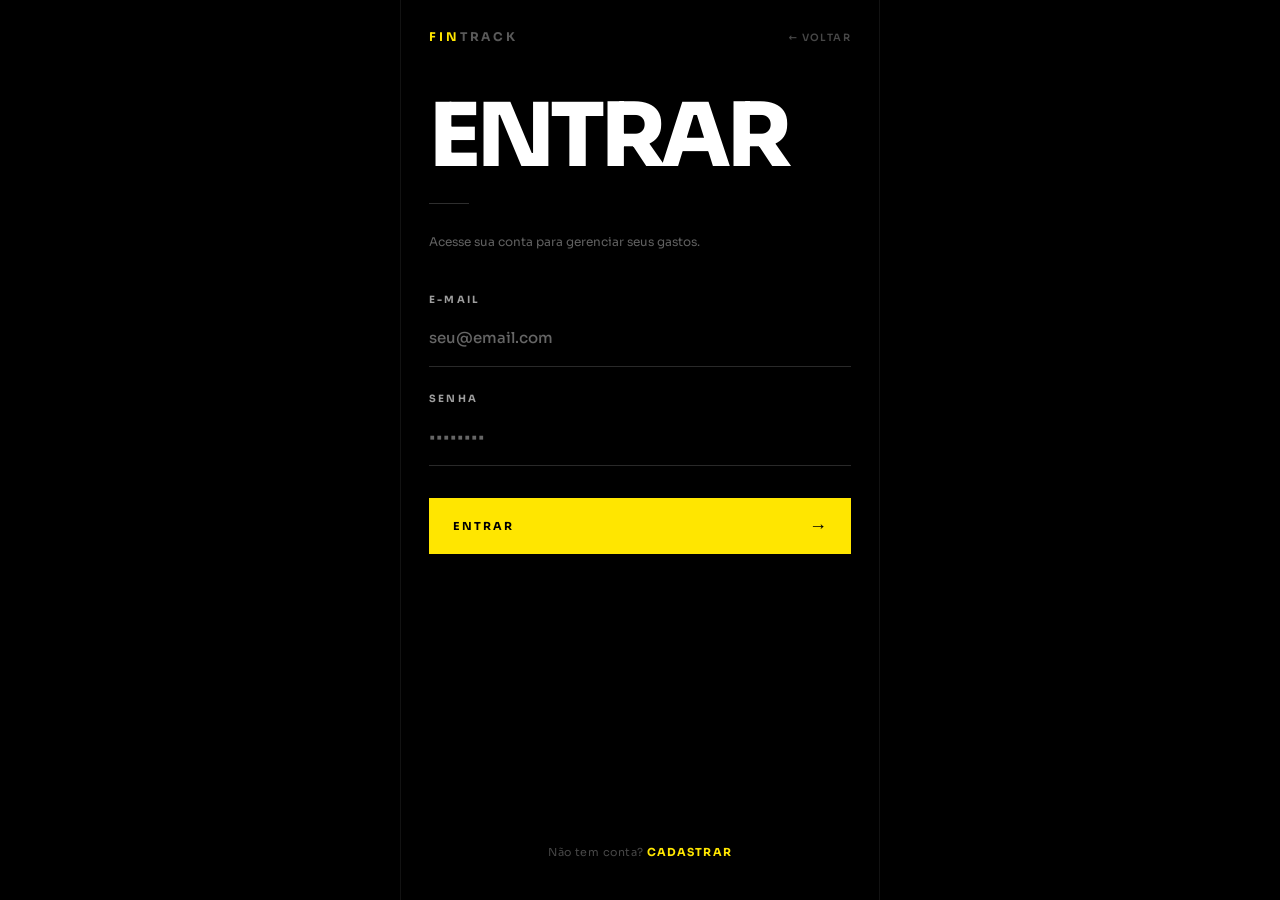
<file: frontend/login.html>
<!DOCTYPE html>
<html lang="pt-BR">
<head>
  <meta charset="UTF-8" />
  <meta name="viewport" content="width=device-width, initial-scale=1.0, viewport-fit=cover, maximum-scale=1" />
  <meta name="theme-color" content="#000000" />
  <meta name="apple-mobile-web-app-capable" content="yes" />
  <meta name="apple-mobile-web-app-status-bar-style" content="black-translucent" />
  <meta name="mobile-web-app-capable" content="yes" />
  <title>Entrar — FinTrack</title>

  <link rel="preconnect" href="https://fonts.googleapis.com" />
  <link rel="preconnect" href="https://fonts.gstatic.com" crossorigin />
  <link rel="stylesheet" href="https://fonts.googleapis.com/css2?family=Sora:wght@200;300;400;500;600;700;800&display=swap" />
  <link rel="stylesheet" href="_shared.css" />

  <style>
    *, *::before, *::after { box-sizing: border-box; margin: 0; padding: 0; }

    body {
      background: #000;
      color: #fff;
      font-family: 'Sora', system-ui, sans-serif;
      -webkit-font-smoothing: antialiased;
      min-height: 100vh;
      min-height: 100dvh;
      display: flex;
      justify-content: center;
    }

    .page {
      width: 100%;
      max-width: 480px;
      min-height: 100vh;
      min-height: 100dvh;
      display: flex;
      flex-direction: column;
      border-left: 1px solid rgba(255,255,255,0.07);
      border-right: 1px solid rgba(255,255,255,0.07);
    }

    .l-header {
      padding: max(28px, env(safe-area-inset-top) + 16px) 28px 0;
      display: flex;
      align-items: center;
      justify-content: space-between;
      animation: rise 0.5s cubic-bezier(0.22,1,0.36,1) 0.05s both;
    }
    .wordmark {
      font-size: 12px;
      font-weight: 700;
      letter-spacing: 0.24em;
      text-transform: uppercase;
      color: rgba(255,255,255,0.35);
    }
    .wordmark strong { color: #FFE600; }
    .back-link {
      font-size: 10px;
      font-weight: 600;
      letter-spacing: 0.14em;
      text-transform: uppercase;
      color: rgba(255,255,255,0.28);
      text-decoration: none;
      transition: color 0.15s;
    }
    .back-link:hover { color: rgba(255,255,255,0.65); }

    .hero {
      padding: 52px 28px 0;
      animation: rise 0.7s cubic-bezier(0.22,1,0.36,1) 0.12s both;
    }
    .hero-title {
      font-size: clamp(60px, 18vw, 88px);
      font-weight: 800;
      letter-spacing: -0.05em;
      line-height: 0.88;
      color: #fff;
    }
    .hero-rule {
      width: 40px;
      height: 1px;
      background: rgba(255,255,255,0.18);
      margin: 28px 0;
    }
    .hero-sub {
      font-size: 12px;
      color: rgba(255,255,255,0.38);
      line-height: 1.65;
    }

    .form-wrap {
      flex: 1;
      padding: 40px 28px 0;
      display: flex;
      flex-direction: column;
      animation: rise 0.5s cubic-bezier(0.22,1,0.36,1) 0.28s both;
    }

    .btn-primary {
      display: flex;
      align-items: center;
      justify-content: space-between;
      width: 100%;
      height: 56px;
      padding: 0 24px;
      background: #FFE600;
      color: #000;
      font-family: 'Sora', sans-serif;
      font-weight: 700;
      font-size: 11px;
      letter-spacing: 0.18em;
      text-transform: uppercase;
      border: none;
      border-radius: 0;
      cursor: pointer;
      transition: filter 0.15s, transform 0.15s;
      margin-top: 8px;
    }
    .btn-primary:active { transform: scale(0.98); }
    .btn-primary:hover  { filter: brightness(1.06); }
    .arr { font-size: 18px; font-weight: 300; letter-spacing: 0; }

    .form-footer {
      padding: 28px 28px max(40px, env(safe-area-inset-bottom) + 28px);
      text-align: center;
      animation: rise 0.5s cubic-bezier(0.22,1,0.36,1) 0.4s both;
    }
    .form-footer p {
      font-size: 11px;
      color: rgba(255,255,255,0.28);
      letter-spacing: 0.04em;
    }
    .form-footer a {
      color: #FFE600;
      font-weight: 700;
      letter-spacing: 0.10em;
      text-transform: uppercase;
      text-decoration: none;
      transition: opacity 0.15s;
    }
    .form-footer a:hover { opacity: 0.70; }

    @keyframes rise {
      from { opacity: 0; transform: translateY(14px); }
      to   { opacity: 1; transform: translateY(0); }
    }
  </style>
</head>
<body>
  <div class="page">

    <header class="l-header">
      <div class="wordmark"><strong>Fin</strong>Track</div>
      <a href="index.html" class="back-link">← Voltar</a>
    </header>

    <div class="hero">
      <h1 class="hero-title">ENTRAR</h1>
      <div class="hero-rule"></div>
      <p class="hero-sub">Acesse sua conta para gerenciar seus gastos.</p>
    </div>

    <div class="form-wrap">
      <div class="field">
        <label for="email">E-mail</label>
        <input id="email" type="email" class="input" placeholder="seu@email.com" autocomplete="email" />
      </div>
      <div class="field">
        <label for="senha">Senha</label>
        <input id="senha" type="password" class="input" placeholder="••••••••" autocomplete="current-password" />
      </div>
      <button class="btn-primary" type="button" id="btn-entrar">
        <span>Entrar</span>
        <span class="arr">→</span>
      </button>
      <p id="erro" style="display:none;margin-top:14px;font-size:11px;color:#ff4d4d;letter-spacing:.04em;"></p>
    </div>

    <div class="form-footer">
      <p>Não tem conta? <a href="cadastrar.html">Cadastrar</a></p>
    </div>

  </div>

  <script>
    if (localStorage.getItem('ft-token')) window.location.replace('dashboard.html');
    const API_BASE = 'https://harmonious-unity-production-e26f.up.railway.app';

    function setErro(msg) {
      const el = document.getElementById('erro');
      el.textContent = msg;
      el.style.display = msg ? 'block' : 'none';
    }

    async function entrar() {
      const email = document.getElementById('email').value.trim();
      const senha = document.getElementById('senha').value;
      if (!email || !senha) { setErro('Preencha todos os campos.'); return; }

      const btn = document.getElementById('btn-entrar');
      btn.disabled = true;
      setErro('');

      try {
        const res = await fetch(API_BASE + '/auth/login', {
          method: 'POST',
          headers: { 'Content-Type': 'application/json' },
          body: JSON.stringify({ email, senha }),
        });
        let data;
        try { data = await res.json(); } catch { data = {}; }
        if (!res.ok) { setErro(data.detail || `Erro ${res.status}. Tente novamente.`); return; }
        localStorage.setItem('ft-token', data.access_token);
        localStorage.setItem('ft-user', JSON.stringify({ nome: data.nome }));
        window.location.href = 'dashboard.html';
      } catch {
        setErro('Servidor indisponível. Aguarde e tente novamente.');
      } finally {
        btn.disabled = false;
      }
    }

    document.getElementById('btn-entrar').onclick = entrar;
    document.getElementById('senha').addEventListener('keydown', (e) => {
      if (e.key === 'Enter') entrar();
    });
  </script>
</body>
</html>
</file>
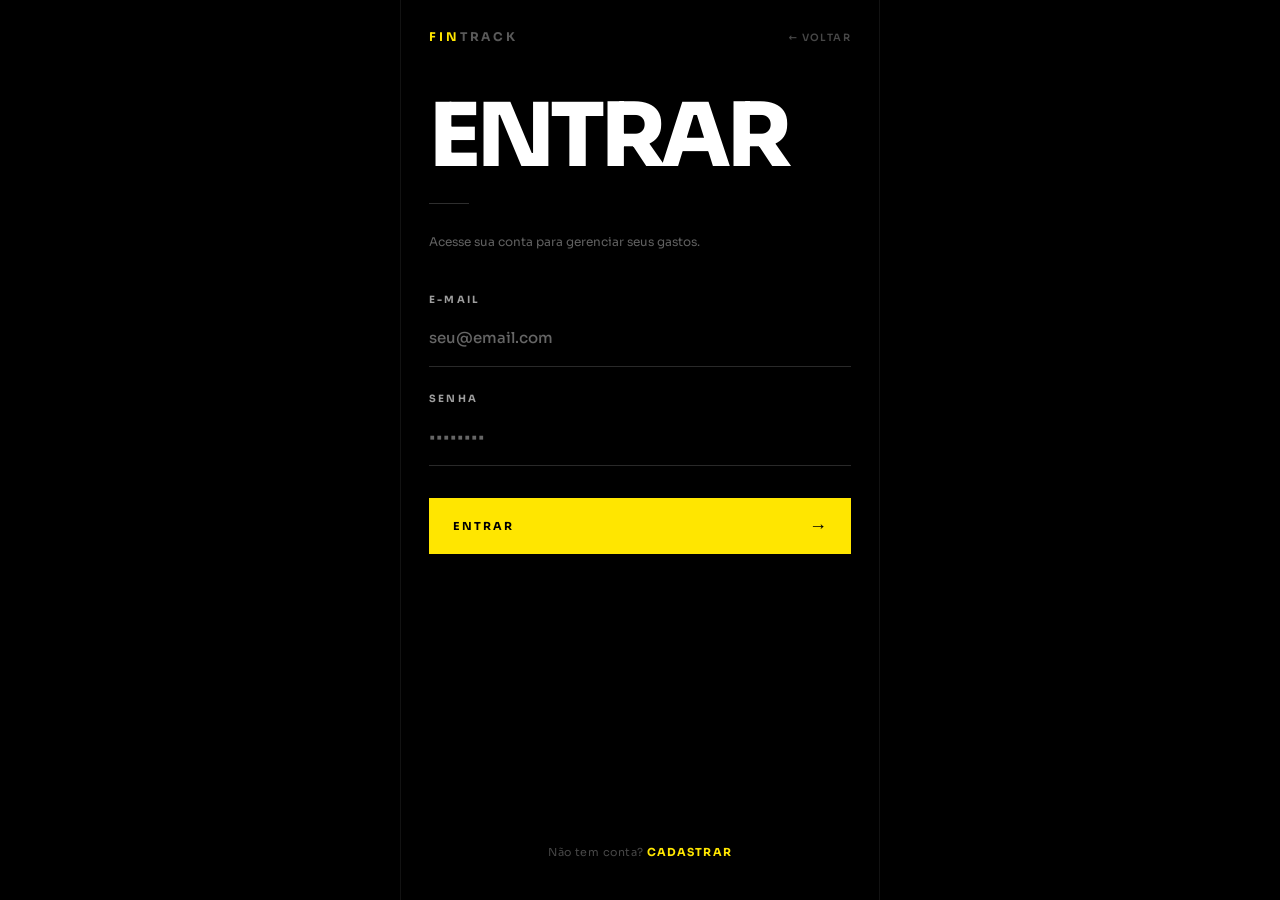
<file: frontend/metas.html>
<!DOCTYPE html>
<html lang="pt-BR">
<head>
  <meta charset="UTF-8" />
  <meta name="viewport" content="width=device-width, initial-scale=1.0, viewport-fit=cover, maximum-scale=1" />
  <meta name="theme-color" content="#000000" />
  <meta name="apple-mobile-web-app-capable" content="yes" />
  <meta name="apple-mobile-web-app-status-bar-style" content="black-translucent" />
  <meta name="mobile-web-app-capable" content="yes" />
  <link rel="manifest" href="manifest.json" />
  <title>Metas — FinTrack</title>
  <script>try{var _t=localStorage.getItem('ft-theme');if(_t)document.documentElement.setAttribute('data-theme',_t);}catch(e){}</script>
  <link rel="stylesheet" href="_shared.css" />
  <style>
    /* ── Seletor de mês ── */
    .period {
      display: flex; align-items: center;
      justify-content: space-between; gap: 12px;
      padding: 14px 0;
      border-bottom: 1px solid var(--border);
    }
    .period button.nav {
      width: 34px; height: 34px;
      display: grid; place-items: center;
      background: transparent;
      border: 1px solid var(--border);
      border-radius: 0;
      color: var(--muted);
      transition: all 0.18s var(--ease);
    }
    .period button.nav:hover { border-color: var(--border-str); color: var(--fg); }
    .period button.nav:active { transform: scale(0.9); }
    .period button.nav svg { width: 14px; height: 14px; }
    .period .cur { text-align: center; }
    .period .cur .m {
      font-size: 13px; font-weight: 700;
      letter-spacing: 0em; text-transform: uppercase; line-height: 1;
    }
    .period .cur .y {
      font-size: 10px; color: var(--muted);
      letter-spacing: 0.16em; margin-top: 3px; font-weight: 600;
    }

    /* ── Sumário geral ── */
    .summary-block {
      padding: 28px 0 20px;
      border-bottom: 1px solid var(--border);
    }
    .summary-block .lbl {
      font-size: 10px; font-weight: 700;
      letter-spacing: 0.22em; text-transform: uppercase;
      color: var(--muted); margin-bottom: 10px;
    }
    .summary-block .val {
      font-size: clamp(40px, 12vw, 60px);
      font-weight: 800; letter-spacing: -0.05em; line-height: 0.9;
    }
    .summary-block .val.over { color: #EF4444; }
    .summary-block .meta {
      font-size: 11px; color: var(--muted);
      margin-top: 12px; letter-spacing: 0.04em;
    }
    .summary-block .meta b { color: rgba(255,255,255,0.70); font-weight: 600; }
    .overall-bar {
      margin-top: 16px;
      width: 100%; height: 2px;
      background: rgba(255,255,255,0.07);
    }
    .overall-fill {
      height: 100%;
      background: var(--accent);
      transition: width 1s var(--ease);
    }
    .overall-fill.danger  { background: #EF4444; }
    .overall-fill.warning { background: #F97316; }

    /* ── Cards de categoria ── */
    .cats-section {
      padding: 20px 0 0;
    }
    .cats-header {
      font-size: 10px; font-weight: 700;
      letter-spacing: 0.20em; text-transform: uppercase;
      color: var(--muted); margin-bottom: 4px;
    }

    .meta-card {
      padding: 18px 0;
      border-bottom: 1px solid var(--border);
    }
    .meta-card:last-child { border-bottom: none; }
    .meta-card-top {
      display: flex; align-items: center; gap: 12px;
      margin-bottom: 14px;
    }
    .meta-cat-icon {
      width: 32px; height: 32px;
      display: flex; align-items: center; justify-content: center;
      border: 1px solid rgba(255,255,255,0.08);
      flex-shrink: 0;
    }
    .meta-cat-icon svg { width: 15px; height: 15px; }
    .meta-cat-name {
      font-size: 13px; font-weight: 700;
      letter-spacing: 0.04em; text-transform: uppercase;
      flex: 1;
    }
    .meta-status {
      font-size: 9px; font-weight: 700;
      letter-spacing: 0.16em; text-transform: uppercase;
      padding: 3px 8px;
      border: 1px solid;
    }
    .meta-status.ok      { color: #10B981; border-color: rgba(16,185,129,0.25); }
    .meta-status.warning { color: #F97316; border-color: rgba(249,115,22,0.25); }
    .meta-status.danger  { color: #EF4444; border-color: rgba(239,68,68,0.25); }
    .meta-status.unset   { color: var(--faint); border-color: rgba(255,255,255,0.08); }

    .meta-numbers {
      display: flex; align-items: baseline;
      justify-content: space-between;
      margin-bottom: 10px;
    }
    .meta-spent {
      font-size: 22px; font-weight: 800;
      letter-spacing: -0.04em; line-height: 1;
    }
    .meta-budget-txt {
      font-size: 11px; color: var(--muted);
      letter-spacing: 0.04em;
    }
    .meta-budget-txt b { color: var(--fg); font-weight: 600; }

    .meta-progress {
      width: 100%; height: 2px;
      background: rgba(255,255,255,0.07);
      margin-bottom: 12px;
    }
    .meta-progress-fill {
      height: 100%;
      transition: width 1s var(--ease);
    }

    /* ── Editor inline de meta ── */
    .meta-edit-row {
      display: flex; gap: 8px; align-items: center;
    }
    .meta-input-wrap {
      flex: 1; position: relative;
    }
    .meta-input-wrap::before {
      content: 'R$';
      position: absolute; left: 0; top: 50%;
      transform: translateY(-50%);
      font-size: 11px; font-weight: 700;
      color: var(--muted); pointer-events: none;
      letter-spacing: 0.04em;
    }
    .meta-input {
      width: 100%; height: 36px;
      padding: 0 0 0 28px;
      background: transparent;
      border: none;
      border-bottom: 1px solid var(--border-mid);
      color: var(--fg);
      font-family: var(--font);
      font-size: 14px; font-weight: 600;
      transition: border-color 0.2s var(--ease);
      -webkit-appearance: none; appearance: none;
    }
    .meta-input::placeholder { color: var(--faint); }
    .meta-input:focus { outline: none; border-bottom-color: var(--fg); }

    .meta-btn-save {
      height: 36px; padding: 0 16px;
      background: var(--accent); color: #000;
      font-family: var(--font); font-size: 9px;
      font-weight: 700; letter-spacing: 0.14em;
      text-transform: uppercase; border: none;
      border-radius: 0; cursor: pointer;
      transition: filter 0.15s var(--ease);
      flex-shrink: 0;
    }
    .meta-btn-save:hover { filter: brightness(1.1); }
    .meta-btn-save:active { transform: scale(0.97); }

    .meta-btn-clear {
      height: 36px; padding: 0 12px;
      background: transparent;
      border: 1px solid rgba(239,68,68,0.25);
      color: rgba(239,68,68,0.7);
      font-family: var(--font); font-size: 9px;
      font-weight: 700; letter-spacing: 0.14em;
      text-transform: uppercase; border-radius: 0; cursor: pointer;
      transition: background 0.15s var(--ease);
      flex-shrink: 0;
    }
    .meta-btn-clear:hover { background: rgba(239,68,68,0.07); }

    /* ── Aviso sem metas ── */
    .no-metas-tip {
      padding: 20px 0 8px;
      font-size: 11px; color: var(--muted);
      letter-spacing: 0.04em; line-height: 1.7;
    }
    .no-metas-tip b { color: var(--fg); font-weight: 600; }
  </style>
</head>
<body>
  <main class="app">
    <header class="topbar">
      <div>
        <div class="eyebrow">Controle de orçamento</div>
        <h1>Metas</h1>
      </div>
    </header>

    <div class="screen">
      <div id="notice-slot"></div>

      <!-- Seletor de mês -->
      <div class="period">
        <button class="nav" id="prev" aria-label="Mês anterior">
          <svg viewBox="0 0 24 24" fill="none" stroke="currentColor" stroke-width="2" stroke-linecap="round" stroke-linejoin="round"><path d="M15 6l-6 6 6 6"/></svg>
        </button>
        <div class="cur">
          <div class="m" id="per-mes">—</div>
          <div class="y" id="per-ano">—</div>
        </div>
        <button class="nav" id="next" aria-label="Próximo mês">
          <svg viewBox="0 0 24 24" fill="none" stroke="currentColor" stroke-width="2" stroke-linecap="round" stroke-linejoin="round"><path d="M9 6l6 6-6 6"/></svg>
        </button>
      </div>

      <div id="content">
        <div class="loading-wrap"><div class="spinner"></div>Carregando</div>
      </div>
    </div>

    <nav class="bottom-nav">
      <a href="dashboard.html" class="nav-item">
        <svg viewBox="0 0 24 24" fill="none" stroke="currentColor" stroke-linecap="round" stroke-linejoin="round"><rect x="3" y="3" width="8" height="8" rx="1"/><rect x="13" y="3" width="8" height="5" rx="1"/><rect x="13" y="10" width="8" height="11" rx="1"/><rect x="3" y="13" width="8" height="8" rx="1"/></svg>
        Dashboard
      </a>
      <a href="adicionar.html" class="nav-item nav-add">
        <svg viewBox="0 0 24 24" fill="none" stroke="currentColor" stroke-linecap="round" stroke-linejoin="round"><path d="M12 5v14M5 12h14"/></svg>
        Adicionar
      </a>
      <a href="gastos.html" class="nav-item">
        <svg viewBox="0 0 24 24" fill="none" stroke="currentColor" stroke-linecap="round" stroke-linejoin="round"><path d="M8 6h13M8 12h13M8 18h13"/><circle cx="3.5" cy="6" r="1.2"/><circle cx="3.5" cy="12" r="1.2"/><circle cx="3.5" cy="18" r="1.2"/></svg>
        Gastos
      </a>
      <a href="analise.html" class="nav-item">
        <svg viewBox="0 0 24 24" fill="none" stroke="currentColor" stroke-linecap="round" stroke-linejoin="round"><path d="M3 3v18h18"/><polyline points="7 16 11 10 15 14 19 8"/></svg>
        Análise
      </a>
      <a href="configuracoes.html" class="nav-item">
        <svg viewBox="0 0 24 24" fill="none" stroke="currentColor" stroke-linecap="round" stroke-linejoin="round"><circle cx="12" cy="12" r="3"/><path d="M19.4 15a1.65 1.65 0 0 0 .33 1.82l.06.06a2 2 0 0 1-2.83 2.83l-.06-.06a1.65 1.65 0 0 0-1.82-.33 1.65 1.65 0 0 0-1 1.51V21a2 2 0 0 1-4 0v-.09A1.65 1.65 0 0 0 9 19.4a1.65 1.65 0 0 0-1.82.33l-.06.06a2 2 0 0 1-2.83-2.83l.06-.06A1.65 1.65 0 0 0 4.68 15a1.65 1.65 0 0 0-1.51-1H3a2 2 0 0 1 0-4h.09A1.65 1.65 0 0 0 4.6 9a1.65 1.65 0 0 0-.33-1.82l-.06-.06a2 2 0 0 1 2.83-2.83l.06.06A1.65 1.65 0 0 0 9 4.68a1.65 1.65 0 0 0 1-1.51V3a2 2 0 0 1 4 0v.09a1.65 1.65 0 0 0 1 1.51 1.65 1.65 0 0 0 1.82-.33l.06-.06a2 2 0 0 1 2.83 2.83l-.06.06A1.65 1.65 0 0 0 19.4 9a1.65 1.65 0 0 0 1.51 1H21a2 2 0 0 1 0 4h-.09a1.65 1.65 0 0 0-1.51 1z"/></svg>
        Config
      </a>
    </nav>
  </main>

  <!-- Toast -->
  <div class="toast" id="toast"></div>

  <script src="_shared.js"></script>
  <script>
    FinTrack.requireAuth();
    const $ = (s) => document.querySelector(s);

    const hoje = new Date();
    let curMes = hoje.getMonth() + 1;
    let curAno  = hoje.getFullYear();
    let gastos = [], categorias = [], catMap = {}, metas = {}, saving = {};

    async function init() {
      [gastos, categorias] = await Promise.all([FinTrack.getGastos(), FinTrack.getCategorias()]);
      catMap = FinTrack.buildCatMap(categorias);
      const metasList = await FinTrack.getMetas();
      metasList.forEach(m => { metas[m.categoria_id] = m.valor; });
      if (FinTrack.isDemo()) {
        $('#notice-slot').innerHTML =
          '<div class="notice"><svg width="12" height="12" viewBox="0 0 24 24" fill="none" stroke="currentColor" stroke-width="2" stroke-linecap="round" style="flex-shrink:0"><circle cx="12" cy="12" r="10"/><path d="M12 8v4M12 16h.01"/></svg><span>API indisponível — metas não serão salvas no servidor.</span></div>';
      }
      render();
    }

    $('#prev').onclick = () => { curMes--; if (curMes < 1) { curMes = 12; curAno--; } render(); };
    $('#next').onclick = () => { curMes++; if (curMes > 12) { curMes = 1; curAno++; } render(); };

    function gastosDoMes(mes, ano) {
      return gastos.filter(g => {
        const { mes: m, ano: a } = FinTrack.mesAnoDe(g.data);
        return m === mes && a === ano;
      });
    }

    function statusMeta(pct) {
      if (pct >= 100) return 'danger';
      if (pct >= 75)  return 'warning';
      return 'ok';
    }

    function render() {
      $('#per-mes').textContent = FinTrack.MESES_LONGO[curMes - 1].toUpperCase();
      $('#per-ano').textContent = curAno;

      const doMes = gastosDoMes(curMes, curAno);

      // Totais por categoria no mês
      const spentByCat = {};
      doMes.forEach(g => {
        spentByCat[g.categoria_id] = (spentByCat[g.categoria_id] || 0) + Number(g.valor);
      });

      // Total gasto e total orçado
      const totalGasto    = doMes.reduce((s, g) => s + Number(g.valor), 0);
      const totalOrcado   = Object.values(metas).reduce((s, v) => s + v, 0);
      const pctGeral      = totalOrcado > 0 ? Math.min((totalGasto / totalOrcado) * 100, 120) : 0;
      const statusGeral   = statusMeta(pctGeral);
      const temMetas      = totalOrcado > 0;

      let html = '';

      // Sumário geral
      html += `
        <div class="summary-block rise">
          <div class="lbl">Gasto no mês</div>
          <div class="val${statusGeral === 'danger' && temMetas ? ' over' : ''}" id="total-val" data-count="${totalGasto}">R$ 0,00</div>
          <div class="meta">
            ${temMetas
              ? `<b>${FinTrack.formatBRL(totalOrcado)}</b> orçados · <b>${Math.round(pctGeral)}%</b> utilizado`
              : 'Defina metas por categoria abaixo'}
          </div>
          ${temMetas ? `
          <div class="overall-bar">
            <div class="overall-fill ${statusGeral}" style="width:0%;" data-w="${Math.min(pctGeral, 100)}%"></div>
          </div>` : ''}
        </div>`;

      if (!temMetas) {
        html += `<div class="no-metas-tip">Defina um <b>orçamento mensal</b> para cada categoria e acompanhe se está gastando dentro do limite.</div>`;
      }

      // Cards de categoria
      html += `<div class="cats-section stagger">`;

      categorias.forEach(cat => {
        const meta    = catMap[cat.id] || FinTrack.metaForCategoria(cat.nome);
        const spent   = spentByCat[cat.id] || 0;
        const budget  = metas[cat.id] || 0;
        const pct     = budget > 0 ? Math.min((spent / budget) * 100, 120) : 0;
        const status  = budget > 0 ? statusMeta(pct) : 'unset';
        const pctDisplay = budget > 0 ? Math.round(pct) : null;
        const colorMap = { ok: '#10B981', warning: '#F97316', danger: '#EF4444', unset: 'rgba(255,255,255,0.18)' };
        const fillColor = colorMap[status];

        const statusLabel = {
          ok:      'OK',
          warning: 'Atenção',
          danger:  'Excedido',
          unset:   'Sem meta',
        }[status];

        html += `
          <div class="meta-card" data-cat-id="${cat.id}">
            <div class="meta-card-top">
              <div class="meta-cat-icon" style="border-color:${meta.hex}22;color:${meta.hex};">
                ${FinTrack.iconForCategoria(cat.nome)}
              </div>
              <span class="meta-cat-name">${cat.nome}</span>
              <span class="meta-status ${status}">${statusLabel}</span>
            </div>
            <div class="meta-numbers">
              <span class="meta-spent">${FinTrack.formatBRL(spent)}</span>
              <span class="meta-budget-txt">
                ${budget > 0
                  ? `de <b>${FinTrack.formatBRL(budget)}</b> · ${pctDisplay}%`
                  : 'sem orçamento'}
              </span>
            </div>
            <div class="meta-progress">
              <div class="meta-progress-fill" style="width:0%;background:${fillColor};" data-w="${Math.min(pct, 100).toFixed(1)}%"></div>
            </div>
            <div class="meta-edit-row">
              <div class="meta-input-wrap">
                <input class="meta-input" type="number" min="0" step="10" inputmode="decimal"
                  placeholder="${budget > 0 ? (budget).toFixed(2) : '0,00'}"
                  id="meta-inp-${cat.id}"
                  value="${budget > 0 ? budget : ''}"
                  aria-label="Meta mensal para ${cat.nome}" />
              </div>
              <button class="meta-btn-save" onclick="onSave(${cat.id})">Salvar</button>
              ${budget > 0
                ? `<button class="meta-btn-clear" onclick="onClear(${cat.id})" aria-label="Remover meta de ${cat.nome}">×</button>`
                : ''}
            </div>
          </div>`;
      });

      html += `</div>`;
      $('#content').innerHTML = html;

      // Animate count
      requestAnimationFrame(() => {
        animateCount($('#total-val'), totalGasto);
        setTimeout(() => {
          const fill = $('.overall-fill');
          if (fill) fill.style.width = fill.dataset.w || '0%';
          document.querySelectorAll('.meta-progress-fill').forEach(b => {
            b.style.width = b.dataset.w || '0%';
          });
        }, 120);
      });
    }

    async function onSave(catId) {
      if (saving[catId]) return;
      const inp = document.getElementById('meta-inp-' + catId);
      const val = parseFloat(inp.value);
      if (!val || val <= 0) { showToast('Valor inválido'); return; }
      saving[catId] = true;
      const btn = inp.closest('.meta-edit-row').querySelector('.meta-btn-save');
      btn.textContent = '...';
      await FinTrack.saveMeta(catId, val);
      metas[catId] = val;
      saving[catId] = false;
      showToast('Meta salva');
      render();
    }

    async function onClear(catId) {
      if (saving[catId]) return;
      saving[catId] = true;
      await FinTrack.deleteMeta(catId);
      delete metas[catId];
      saving[catId] = false;
      showToast('Meta removida');
      render();
    }

    function animateCount(el, target) {
      if (!el) return;
      const dur = 600, t0 = performance.now();
      function step(now) {
        const p = Math.min((now - t0) / dur, 1);
        const eased = 1 - Math.pow(1 - p, 3);
        el.textContent = FinTrack.formatBRL(target * eased);
        if (p < 1) requestAnimationFrame(step);
      }
      requestAnimationFrame(step);
    }

    let toastTimer;
    function showToast(msg) {
      const t = $('#toast');
      t.textContent = msg;
      t.classList.add('show');
      clearTimeout(toastTimer);
      toastTimer = setTimeout(() => t.classList.remove('show'), 2800);
    }

    init();
  </script>
</body>
</html>
</file>
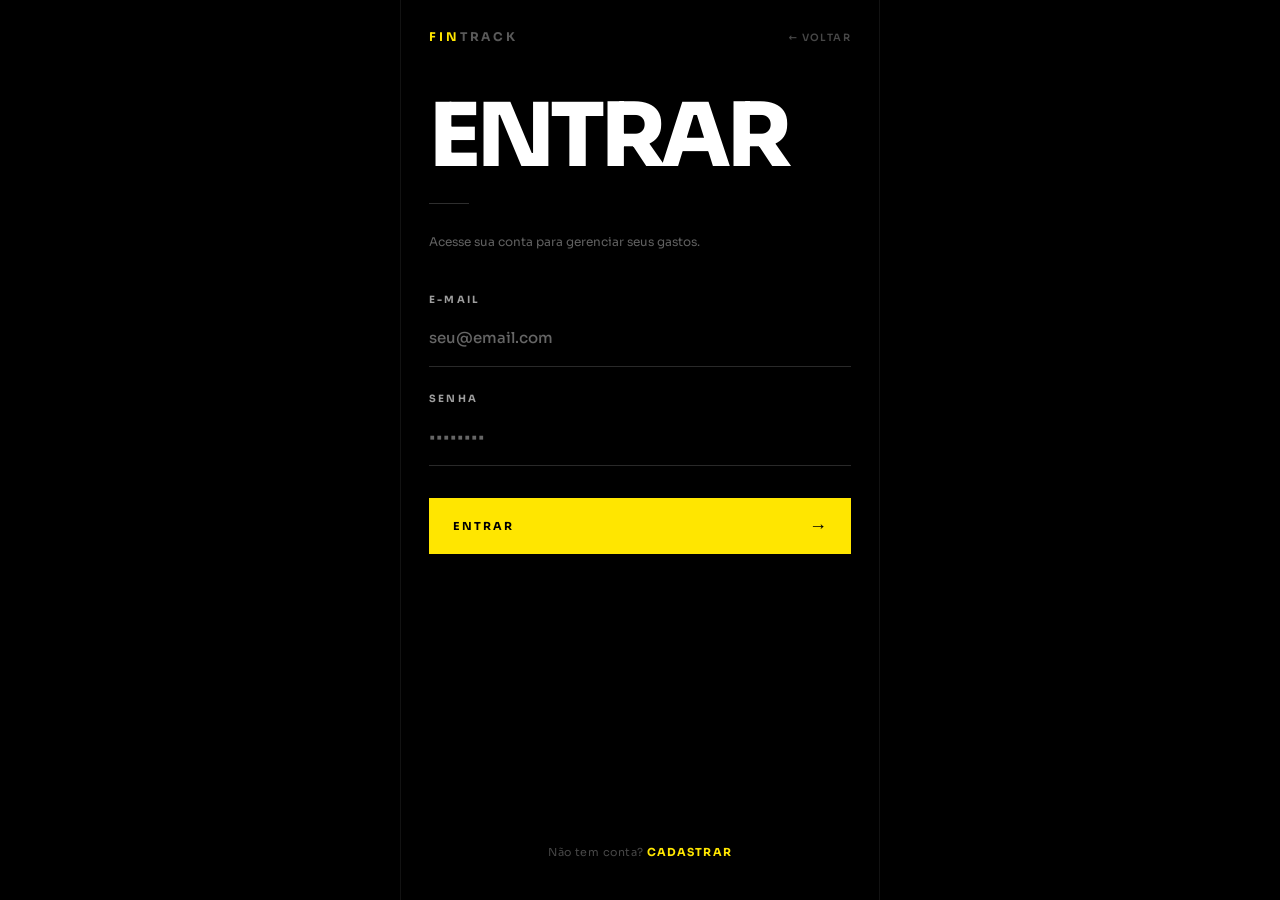
<file: frontend/por-categoria.html>
﻿<!DOCTYPE html>
<html lang="pt-BR">
<head>
  <meta charset="UTF-8" />
  <meta name="viewport" content="width=device-width, initial-scale=1.0, viewport-fit=cover, maximum-scale=1" />
  <meta name="theme-color" content="#000000" />
  <meta name="apple-mobile-web-app-capable" content="yes" />
  <meta name="apple-mobile-web-app-status-bar-style" content="black-translucent" />
  <meta name="mobile-web-app-capable" content="yes" />
  <link rel="manifest" href="manifest.json" />
  <title>Por Categoria — FinTrack</title>
  <link rel="stylesheet" href="_shared.css" />
  <style>
    /* ── Topbar ── */
    .topbar-back {
      display: flex; align-items: center; gap: 0;
      height: 56px;
      padding: max(16px, env(safe-area-inset-top) + 8px) 24px 0;
      border-bottom: 1px solid var(--border);
      justify-content: space-between;
    }
    .btn-back {
      display: flex; align-items: center; gap: 8px;
      font-size: 11px; font-weight: 700;
      letter-spacing: 0.12em; text-transform: uppercase;
      color: var(--muted); text-decoration: none;
      transition: color 0.18s var(--ease);
      padding-bottom: 16px;
    }
    .btn-back:hover { color: var(--fg); }
    .btn-back svg { width: 16px; height: 16px; }

    /* Seletor de mês */
    .period-nav {
      display: flex; align-items: center; gap: 8px;
      padding-bottom: 16px;
    }
    .period-nav button {
      width: 28px; height: 28px; display: grid; place-items: center;
      background: transparent; border: 1px solid var(--border); border-radius: 0;
      color: var(--muted); transition: all 0.18s var(--ease);
    }
    .period-nav button:hover { border-color: var(--border-str); color: var(--fg); }
    .period-nav button svg { width: 14px; height: 14px; }
    .period-nav .per {
      font-size: 12px; font-weight: 800; letter-spacing: -0.01em;
      color: var(--fg); text-align: center; min-width: 80px;
      text-transform: uppercase;
    }

    /* ── Hero do mês ── */
    .mes-hero {
      padding: 24px 0 18px;
      border-bottom: 1px solid var(--border);
    }
    .mes-hero .lbl {
      font-size: 10px; font-weight: 700; letter-spacing: 0.22em;
      text-transform: uppercase; color: var(--muted); margin-bottom: 8px;
    }
    .mes-hero .val {
      font-size: clamp(40px, 13vw, 56px);
      font-weight: 800; letter-spacing: -0.05em; line-height: 0.9;
    }
    .mes-hero .meta {
      font-size: 11px; color: var(--muted); margin-top: 10px; letter-spacing: 0.04em;
    }

    /* ── Donut compacto centrado ── */
    .donut-center {
      display: flex; flex-direction: column; align-items: center;
      padding: 24px 0 20px;
      border-bottom: 1px solid var(--border);
    }
    .donut {
      position: relative; width: 120px; height: 120px;
    }
    .donut svg { transform: rotate(-90deg); }
    .donut .center {
      position: absolute; inset: 0;
      display: flex; flex-direction: column; align-items: center; justify-content: center;
    }
    .donut .center .v {
      font-size: 24px; font-weight: 800; letter-spacing: -0.04em; line-height: 1;
    }
    .donut .center .l {
      font-size: 8px; color: var(--muted); letter-spacing: 0.14em;
      text-transform: uppercase; font-weight: 700; margin-top: 2px;
    }

    /* ── Blocos de categoria ── */
    .cat-blocks { padding-top: 8px; }

    .cat-block {
      padding: 20px 0;
      border-bottom: 1px solid var(--border);
      animation: rise 0.35s var(--ease) both;
    }

    .cat-header {
      display: flex; align-items: center; gap: 12px; margin-bottom: 10px;
    }
    .cat-ic {
      width: 36px; height: 36px; border-radius: 0;
      display: flex; align-items: center; justify-content: center;
      border: 1px solid currentColor;
      opacity: 0.7;
      flex-shrink: 0;
    }
    .cat-ic svg { width: 18px; height: 18px; }
    .cat-info { flex: 1; min-width: 0; }
    .cat-nome {
      font-size: 11px; font-weight: 700;
      letter-spacing: 0.14em; text-transform: uppercase; color: var(--muted);
      margin-bottom: 4px;
    }
    .cat-total {
      font-size: 22px; font-weight: 800; letter-spacing: -0.04em; line-height: 1;
    }
    .cat-right { text-align: right; flex-shrink: 0; }
    .cat-pct {
      font-size: 24px; font-weight: 800; letter-spacing: -0.04em; line-height: 1;
    }
    .cat-qtd {
      font-size: 10px; color: var(--muted); font-weight: 600;
      letter-spacing: 0.08em; text-transform: uppercase; margin-top: 4px;
    }

    /* Barra de progresso */
    .prog-track {
      height: 1px; background: rgba(255,255,255,0.08); margin-bottom: 14px;
    }
    .prog-fill {
      height: 1px; width: 0;
      transition: width 0.8s var(--ease);
    }

    /* Lista de gastos dentro da categoria */
    .cat-gastos { display: flex; flex-direction: column; gap: 0; }
    .cg-item {
      display: flex; align-items: center; gap: 10px;
      padding: 9px 0; border-bottom: 1px solid var(--border);
    }
    .cg-item:last-child { border-bottom: none; }
    .cg-desc {
      flex: 1; font-size: 13px; font-weight: 500; letter-spacing: -0.01em;
      white-space: nowrap; overflow: hidden; text-overflow: ellipsis; color: var(--fg);
    }
    .cg-data {
      font-size: 10px; color: var(--faint); font-weight: 600;
      letter-spacing: 0.06em; white-space: nowrap;
    }
    .cg-amt {
      font-size: 13px; font-weight: 800; letter-spacing: -0.02em;
      white-space: nowrap; color: var(--fg);
    }

    /* Estado vazio */
    .vazio-mes {
      padding: 48px 0; text-align: center;
      color: var(--faint); font-size: 12px; letter-spacing: 0.10em;
      text-transform: uppercase; font-weight: 700;
    }
  </style>
</head>
<body>
  <main class="app">
    <header class="topbar-back">
      <a href="dashboard.html" class="btn-back">
        <svg viewBox="0 0 24 24" fill="none" stroke="currentColor" stroke-width="2" stroke-linecap="round"><path d="M19 12H5M12 5l-7 7 7 7"/></svg>
        Dashboard
      </a>
      <div class="period-nav">
        <button id="prev-m" aria-label="Mês anterior">
          <svg viewBox="0 0 24 24" fill="none" stroke="currentColor" stroke-width="2" stroke-linecap="round"><path d="M15 6l-6 6 6 6"/></svg>
        </button>
        <span class="per" id="per-label">—</span>
        <button id="next-m" aria-label="Próximo mês">
          <svg viewBox="0 0 24 24" fill="none" stroke="currentColor" stroke-width="2" stroke-linecap="round"><path d="M9 6l6 6-6 6"/></svg>
        </button>
      </div>
    </header>

    <div class="screen" style="padding-top:24px;">
      <div id="content">
        <div class="loading-wrap"><div class="spinner"></div>Carregando</div>
      </div>
    </div>
  </main>

  <script src="_shared.js"></script>
  <script>
    FinTrack.requireAuth();
    const $ = s => document.querySelector(s);
    let gastos = [], categorias = [], catMap = {};

    // Lê mês/ano da URL ou usa hoje
    const params = new URLSearchParams(window.location.search);
    const hoje   = new Date();
    let curMes = parseInt(params.get('mes')) || hoje.getMonth() + 1;
    let curAno = parseInt(params.get('ano')) || hoje.getFullYear();

    async function init() {
      [gastos, categorias] = await Promise.all([FinTrack.getGastos(), FinTrack.getCategorias()]);
      catMap = FinTrack.buildCatMap(categorias);
      render();
    }

    $('#prev-m').onclick = () => { curMes--; if (curMes < 1) { curMes = 12; curAno--; } render(); };
    $('#next-m').onclick = () => { curMes++; if (curMes > 12) { curMes = 1; curAno++; } render(); };

    function render() {
      $('#per-label').textContent = FinTrack.MESES_LONGO[curMes - 1].slice(0, 3).toUpperCase() + ' ' + curAno;

      const doMes = gastos.filter(g => {
        const { mes: m, ano: a } = FinTrack.mesAnoDe(g.data);
        return m === curMes && a === curAno;
      });

      const total = doMes.reduce((s, g) => s + (Number(g.valor) || 0), 0);
      const qtd   = doMes.length;

      // Agrupa por categoria
      const porCat = {};
      doMes.forEach(g => {
        const id = g.categoria_id;
        if (!porCat[id]) porCat[id] = { lista: [], total: 0, meta: catMap[id] || FinTrack.metaForCategoria('') };
        porCat[id].lista.push(g);
        porCat[id].total += Number(g.valor) || 0;
      });
      const cats = Object.values(porCat).sort((a, b) => b.total - a.total);

      // Donut SVG
      const C = 2 * Math.PI * 42;
      let acc = 0, segs = '';
      cats.forEach(c => {
        const frac = c.total / total;
        const len  = frac * C;
        segs += `<circle cx="60" cy="60" r="42" fill="none" stroke="${c.meta.hex}" stroke-width="14"
                   stroke-dasharray="${len} ${C - len}" stroke-dashoffset="${-acc}"
                   style="opacity:0;transition:stroke-dasharray .8s var(--ease);" data-len="${len}"></circle>`;
        acc += len;
      });

      let html = `
        <!-- Hero -->
        <div class="mes-hero rise">
          <div class="lbl">Total do mês</div>
          <div class="val">${FinTrack.formatBRL(total)}</div>
          <div class="meta">${qtd} gastos · ${cats.length} categorias</div>
        </div>`;

      if (!cats.length) {
        html += '<div class="vazio-mes">Nenhum gasto neste mês</div>';
      } else {
        // Donut
        html += `
          <div class="donut-center rise" style="animation-delay:.06s;">
            <div class="donut">
              <svg viewBox="0 0 120 120" width="120" height="120">
                <circle cx="60" cy="60" r="42" fill="none" stroke="rgba(255,255,255,0.05)" stroke-width="14"></circle>
                ${segs}
              </svg>
              <div class="center"><div class="v">${cats.length}</div><div class="l">categ.</div></div>
            </div>
          </div>

          <!-- Blocos por categoria -->
          <div class="cat-blocks">`;

        cats.forEach((c, idx) => {
          const pct  = total > 0 ? Math.round((c.total / total) * 100) : 0;
          const icon = FinTrack.iconForCategoria(c.meta.nome);
          const gastosSorted = [...c.lista].sort((a, b) => (b.data || '').localeCompare(a.data || ''));

          let cgHtml = '';
          gastosSorted.forEach(g => {
            cgHtml += `
              <div class="cg-item">
                <div class="cg-desc">${escapeHtml(g.descricao)}</div>
                <div class="cg-data">${FinTrack.formatData(g.data)}</div>
                <div class="cg-amt">${FinTrack.formatBRL(g.valor)}</div>
              </div>`;
          });

          html += `
            <div class="cat-block" style="animation-delay:${0.05 + idx * 0.04}s;">
              <div class="cat-header">
                <div class="cat-ic" style="color:${c.meta.hex};">${icon}</div>
                <div class="cat-info">
                  <div class="cat-nome">${c.meta.nome || 'Outros'}</div>
                  <div class="cat-total">${FinTrack.formatBRL(c.total)}</div>
                </div>
                <div class="cat-right">
                  <div class="cat-pct" style="color:${c.meta.hex};">${pct}%</div>
                  <div class="cat-qtd">${c.lista.length} gasto${c.lista.length > 1 ? 's' : ''}</div>
                </div>
              </div>
              <div class="prog-track">
                <div class="prog-fill" style="background:${c.meta.hex};" data-pct="${pct}"></div>
              </div>
              <div class="cat-gastos">${cgHtml}</div>
            </div>`;
        });

        html += '</div>';
      }

      $('#content').innerHTML = html;

      requestAnimationFrame(() => {
        // Donut
        setTimeout(() => {
          document.querySelectorAll('.donut circle[data-len]').forEach((c, i) => {
            setTimeout(() => { c.style.opacity = '1'; }, i * 80);
          });
        }, 120);
        // Barras de progresso
        setTimeout(() => {
          document.querySelectorAll('.prog-fill').forEach(el => {
            el.style.width = el.dataset.pct + '%';
          });
        }, 200);
      });
    }

    function escapeHtml(s) {
      return String(s || '').replace(/[&<>"]/g, c => ({ '&':'&amp;','<':'&lt;','>':'&gt;','"':'&quot;' }[c]));
    }

    init();
  </script>
</body>
</html>
</file>
<file: frontend/_shared.css>
/* =====================================================================
   FinTrack — _shared.css  |  Digital Ledger — Editorial Minimal
   Preto absoluto · Sora · Amarelo cirúrgico · Zero radius
   ===================================================================== */

@import url('https://fonts.googleapis.com/css2?family=Sora:wght@200;300;400;500;600;700;800&display=swap');

:root {
  --bg:         #000000;
  --bg-sub:     #080808;
  --fg:         #FFFFFF;
  --muted:      rgba(255,255,255,0.62);
  --faint:      rgba(255,255,255,0.40);
  --accent:     #FFE600;
  --border:     rgba(255,255,255,0.08);
  --border-mid: rgba(255,255,255,0.16);
  --border-str: rgba(255,255,255,0.32);

  --cat-alimentacao: #EF4444;
  --cat-transporte:  #3B82F6;
  --cat-lazer:       #F97316;
  --cat-moradia:     #8B5CF6;
  --cat-saude:       #06B6D4;
  --cat-educacao:    #EC4899;
  --cat-outros:      #6B7280;

  --font:       'Sora', system-ui, sans-serif;
  --app-max:    480px;
  --nav-h:      60px;
  --ease:       cubic-bezier(0.22, 1, 0.36, 1);

  /* tokens para overrides de tema */
  --nav-bg:      rgba(0,0,0,0.96);
  --nav-add-bg:  #000000;
  --tooltip-bg:  #111111;
  --cell-bg:     rgba(255,255,255,0.05);
  --surface:     rgba(255,255,255,0.05);
  --surface-2:   rgba(255,255,255,0.08);
  --accent-faint: rgba(255,230,0,0.20);
}

/* ── Reset ────────────────────────────────────────────────────────── */
*, *::before, *::after { box-sizing: border-box; margin: 0; padding: 0; }
html { -webkit-text-size-adjust: 100%; }

body {
  font-family: var(--font);
  background: var(--bg);
  color: var(--fg);
  line-height: 1.5;
  -webkit-font-smoothing: antialiased;
  text-rendering: optimizeLegibility;
  min-height: 100vh;
  display: flex;
  justify-content: center;
}

img { max-width: 100%; display: block; }
button { font-family: inherit; cursor: pointer; border: none; background: none; color: inherit; }
input, select, textarea { font-family: inherit; }
a { color: inherit; text-decoration: none; }
ul { list-style: none; }

/* ── App shell ────────────────────────────────────────────────────── */
.app {
  position: relative;
  z-index: 1;
  width: 100%;
  max-width: var(--app-max);
  min-height: 100vh;
  background: var(--bg);
  display: flex;
  flex-direction: column;
  border-left: 1px solid var(--border);
  border-right: 1px solid var(--border);
}

.screen {
  flex: 1;
  padding: 0 24px calc(var(--nav-h) + 40px);
  animation: page-in 0.45s var(--ease) both;
}

/* ── Tipografia ───────────────────────────────────────────────────── */
.eyebrow {
  font-size: 10px;
  font-weight: 700;
  letter-spacing: 0.22em;
  text-transform: uppercase;
  color: var(--muted);
}
.muted  { color: var(--muted); }
.faint  { color: var(--faint); }
.display {
  font-family: var(--font);
  font-weight: 800;
  letter-spacing: -0.05em;
  line-height: 0.9;
}

/* ── Topbar ───────────────────────────────────────────────────────── */
.topbar {
  position: sticky;
  top: 0;
  z-index: 20;
  padding: max(22px, env(safe-area-inset-top) + 12px) 24px 16px;
  background: var(--bg);
  display: flex;
  align-items: flex-end;
  justify-content: space-between;
  gap: 12px;
  border-bottom: 1px solid var(--border);
}
.topbar h1 {
  font-family: var(--font);
  font-weight: 800;
  font-size: 26px;
  letter-spacing: -0.04em;
  line-height: 1.0;
  text-transform: uppercase;
}
.topbar .sub { font-size: 11px; color: var(--muted); margin-top: 3px; letter-spacing: 0.06em; }

/* ── Cards → painéis editoriais ──────────────────────────────────── */
.card {
  background: var(--bg-sub);
  border: 1px solid var(--border);
  border-radius: 0;
  padding: 20px;
  transition: border-color 0.2s var(--ease);
}
.card.interactive:hover { border-color: var(--border-mid); }
.card.interactive:active { transform: scale(0.995); }

/* ── Botões ───────────────────────────────────────────────────────── */
.btn {
  display: inline-flex;
  align-items: center;
  justify-content: center;
  gap: 8px;
  height: 52px;
  padding: 0 24px;
  border-radius: 0;
  font-family: var(--font);
  font-weight: 700;
  font-size: 11px;
  letter-spacing: 0.18em;
  text-transform: uppercase;
  transition: transform 0.15s var(--ease), filter 0.15s var(--ease), background 0.15s;
  user-select: none;
}
.btn:active { transform: scale(0.97); }

.btn-primary {
  background: var(--accent);
  color: #000000;
}
.btn-primary:hover { filter: brightness(1.07); }

.btn-ghost {
  background: transparent;
  border: 1px solid var(--border-mid);
  color: var(--fg);
  font-size: 10px;
  height: 40px;
  padding: 0 16px;
}
.btn-ghost:hover { border-color: var(--border-str); }

.btn-block { width: 100%; }
.btn-danger {
  background: transparent;
  border: 1px solid rgba(239,68,68,0.30);
  color: rgba(239,68,68,0.85);
  font-size: 10px;
  height: 40px;
}
.btn-danger:hover { background: rgba(239,68,68,0.07); }

/* ── Pills ────────────────────────────────────────────────────────── */
.pills {
  display: flex;
  gap: 6px;
  overflow-x: auto;
  padding: 2px 0 10px;
  scrollbar-width: none;
}
.pills::-webkit-scrollbar { display: none; }

.pill {
  flex: 0 0 auto;
  display: inline-flex;
  align-items: center;
  gap: 6px;
  height: 32px;
  padding: 0 13px;
  border-radius: 0;
  font-size: 10px;
  font-weight: 700;
  letter-spacing: 0.14em;
  text-transform: uppercase;
  white-space: nowrap;
  background: transparent;
  border: 1px solid var(--border);
  color: var(--muted);
  transition: all 0.18s var(--ease);
}
.pill:active { transform: scale(0.95); }
.pill.active {
  border-color: var(--fg);
  color: var(--fg);
}
.pill-icon { display: flex; align-items: center; }
.pill-icon svg { width: 11px; height: 11px; }

/* ── Formulários ──────────────────────────────────────────────────── */
.field { margin-bottom: 24px; }
.field label {
  display: block;
  font-size: 10px;
  letter-spacing: 0.22em;
  text-transform: uppercase;
  color: var(--muted);
  margin-bottom: 12px;
  font-weight: 700;
}
.input {
  width: 100%;
  height: 48px;
  padding: 0 0 10px 0;
  background: transparent;
  border: none;
  border-bottom: 1px solid var(--border-mid);
  border-radius: 0;
  color: var(--fg);
  font-family: var(--font);
  font-size: 15px;
  font-weight: 500;
  transition: border-color 0.2s var(--ease);
  -webkit-appearance: none;
  appearance: none;
}
.input::placeholder { color: var(--faint); }
.input:focus {
  outline: none;
  border-bottom-color: var(--fg);
}
textarea.input {
  height: auto; min-height: 72px;
  padding: 0; resize: none; line-height: 1.6;
}

/* ── Navegação inferior ───────────────────────────────────────────── */
.bottom-nav {
  position: fixed;
  bottom: 0;
  left: 50%;
  transform: translateX(-50%);
  width: 100%;
  max-width: var(--app-max);
  height: var(--nav-h);
  display: grid;
  grid-template-columns: repeat(5, 1fr);
  align-items: center;
  background: var(--nav-bg);
  backdrop-filter: blur(24px) saturate(200%);
  -webkit-backdrop-filter: blur(24px) saturate(200%);
  border-top: 1px solid var(--border);
  padding-bottom: env(safe-area-inset-bottom, 0);
  z-index: 50;
}
.nav-item {
  display: flex;
  flex-direction: column;
  align-items: center;
  justify-content: center;
  gap: 5px;
  font-size: 9px;
  font-weight: 700;
  letter-spacing: 0.12em;
  text-transform: uppercase;
  color: var(--muted);
  height: 100%;
  position: relative;
  transition: color 0.2s var(--ease);
}
.nav-item svg { width: 20px; height: 20px; stroke-width: 1.6; transition: transform 0.2s var(--ease); }
.nav-item:active svg { transform: scale(0.85); }
.nav-item.active { color: var(--fg); }
.nav-item.active::before {
  content: '';
  position: absolute;
  top: 0;
  left: 25%;
  right: 25%;
  height: 1px;
  background: var(--accent);
}

/* Botão adicionar — sem traço no topo (ícone flutua acima da barra) */
.nav-item.nav-add.active::before { display: none; }

/* Botão adicionar — quadrado amarelo */
.nav-item.nav-add svg {
  width: 38px; height: 38px;
  margin-top: -12px;
  padding: 9px;
  border: 1px solid var(--border-str);
  color: var(--fg);
  stroke-width: 2;
  background: var(--nav-add-bg);
}
.nav-item.nav-add.active svg,
.nav-item.nav-add:hover svg {
  border-color: var(--accent);
  color: var(--accent);
}

/* ── Spinner ──────────────────────────────────────────────────────── */
.spinner {
  width: 26px; height: 26px;
  border-radius: 50%;
  border: 1.5px solid var(--border);
  border-top-color: var(--accent);
  animation: spin 0.7s linear infinite;
}
.loading-wrap {
  display: flex;
  flex-direction: column;
  align-items: center;
  gap: 18px;
  padding: 72px 0;
  color: var(--muted);
  font-size: 10px;
  letter-spacing: 0.20em;
  text-transform: uppercase;
  font-weight: 700;
}

/* ── Estado vazio ─────────────────────────────────────────────────── */
.empty {
  text-align: center;
  padding: 72px 24px;
  color: var(--muted);
  font-size: 13px;
}
.empty .ic { margin-bottom: 20px; opacity: 0.35; }

/* ── Notice ───────────────────────────────────────────────────────── */
.notice {
  display: flex;
  align-items: center;
  gap: 10px;
  font-size: 10px;
  font-weight: 600;
  letter-spacing: 0.06em;
  color: var(--muted);
  border: 1px solid var(--accent-faint);
  padding: 10px 14px;
  margin: 8px 0 18px;
}
.notice b { color: var(--accent); font-weight: 700; }

/* ── Toast ────────────────────────────────────────────────────────── */
.toast {
  position: fixed;
  left: 50%;
  bottom: calc(var(--nav-h) + 16px);
  transform: translate(-50%, 16px);
  background: var(--accent);
  color: #000000;
  font-family: var(--font);
  font-weight: 700;
  font-size: 10px;
  letter-spacing: 0.18em;
  text-transform: uppercase;
  padding: 12px 22px;
  border-radius: 0;
  opacity: 0;
  pointer-events: none;
  transition: opacity 0.25s var(--ease), transform 0.35s var(--ease);
  z-index: 200;
  display: flex; align-items: center; gap: 8px;
}
.toast.show { opacity: 1; transform: translate(-50%, 0); }

/* ── Animações ────────────────────────────────────────────────────── */
@keyframes spin { to { transform: rotate(360deg); } }
@keyframes page-in {
  from { opacity: 0; transform: translateY(10px); }
  to   { opacity: 1; transform: translateY(0); }
}
@keyframes rise {
  from { opacity: 0; transform: translateY(12px); }
  to   { opacity: 1; transform: translateY(0); }
}
@keyframes pop {
  0%   { transform: scale(0.75); opacity: 0; }
  60%  { transform: scale(1.04); }
  100% { transform: scale(1); opacity: 1; }
}
.rise { animation: rise 0.45s var(--ease) both; }
.stagger > * { animation: rise 0.4s var(--ease) both; }
.stagger > *:nth-child(1) { animation-delay: 0.04s; }
.stagger > *:nth-child(2) { animation-delay: 0.09s; }
.stagger > *:nth-child(3) { animation-delay: 0.14s; }
.stagger > *:nth-child(4) { animation-delay: 0.19s; }
.stagger > *:nth-child(5) { animation-delay: 0.24s; }
.stagger > *:nth-child(6) { animation-delay: 0.29s; }
.stagger > *:nth-child(7) { animation-delay: 0.34s; }

@media (prefers-reduced-motion: reduce) {
  * { animation: none !important; transition: none !important; }
}

::-webkit-scrollbar { width: 0; height: 0; }

/* =====================================================================
   MODO CLARO — creme quente · tinta preta · âmbar dourado
   ===================================================================== */

[data-theme="light"] {
  --bg:         #FAF8F4;
  --bg-sub:     #F0EDE6;
  --fg:         #0C0B09;
  --muted:      rgba(12,11,9,0.52);
  --faint:      rgba(12,11,9,0.34);
  --accent:     #B8750A;
  --border:     rgba(12,11,9,0.07);
  --border-mid: rgba(12,11,9,0.13);
  --border-str: rgba(12,11,9,0.26);

  --nav-bg:      rgba(250,248,244,0.96);
  --nav-add-bg:  var(--bg);
  --tooltip-bg:  #FFFFFF;
  --cell-bg:     rgba(12,11,9,0.06);
  --surface:     rgba(12,11,9,0.04);
  --surface-2:   rgba(12,11,9,0.07);
  --accent-faint: rgba(184,117,10,0.18);
}

/* Ajustes específicos para modo claro ─────────────────────────────── */

/* Splash temático */
[data-theme="light"] #ft-splash {
  background: #FAF8F4;
}
[data-theme="light"] #ft-splash .s-fin   { color: #B8750A; }
[data-theme="light"] #ft-splash .s-track { color: #0C0B09; }
[data-theme="light"] #ft-splash .s-bar   { background: rgba(12,11,9,0.18); }

/* Status bar color hint */
[data-theme="light"] ~ head meta[name="theme-color"] { content: "#FAF8F4"; }

/* Borda lateral do app shell */
[data-theme="light"] .app {
  border-left-color:  var(--border);
  border-right-color: var(--border);
}

/* Nav indicator */
[data-theme="light"] .nav-item.nav-add.active svg,
[data-theme="light"] .nav-item.nav-add:hover svg {
  border-color: var(--accent);
  color: var(--accent);
}

/* Mensagens de formulário */
[data-theme="light"] .cfg-msg.ok  { color: #0D7F52; }
[data-theme="light"] .cfg-msg.err { color: #C0392B; }

/* Modal overlay — continua escuro em ambos os temas */

/* ── Dashboard ──────────────────────────────────────────────────── */

[data-theme="light"] .total-hero .meta b {
  color: rgba(12,11,9,0.72);
}

/* Barras do gráfico mensal */
[data-theme="light"] .bar {
  background: rgba(12,11,9,0.16);
}

/* Mini barras semanais */
[data-theme="light"] .wk-bar {
  background: rgba(12,11,9,0.14);
}
[data-theme="light"] .week-delta.flat {
  border-color: rgba(12,11,9,0.10);
}

/* Preview de metas */
[data-theme="light"] .meta-mini-row {
  border-bottom-color: rgba(12,11,9,0.05);
}
[data-theme="light"] .meta-mini-bar-wrap {
  background: rgba(12,11,9,0.07);
}

/* ── Análise ─────────────────────────────────────────────────────── */

/* Barras dia da semana */
[data-theme="light"] .dow-bar {
  background: rgba(12,11,9,0.16);
}

/* Ranking de meses */
[data-theme="light"] .rank-bar-wrap {
  background: rgba(12,11,9,0.08);
}
[data-theme="light"] .month-rank-row {
  border-bottom-color: rgba(12,11,9,0.05);
}

/* Heatmap scale legend */
[data-theme="light"] .heatmap-meta .scale-legend span {
  color: var(--muted);
}

/* ── Metas ───────────────────────────────────────────────────────── */

[data-theme="light"] .summary-block .meta b {
  color: rgba(12,11,9,0.72);
}
[data-theme="light"] .overall-bar {
  background: rgba(12,11,9,0.07);
}
[data-theme="light"] .meta-cat-icon {
  border-color: var(--border);
}
[data-theme="light"] .meta-status.unset {
  border-color: var(--border);
}
[data-theme="light"] .meta-progress {
  background: rgba(12,11,9,0.07);
}

/* ── Adicionar ────────────────────────────────────────────────────── */

[data-theme="light"] #valor::placeholder {
  color: rgba(12,11,9,0.22);
}
[data-theme="light"] .cat-cell:active {
  background: rgba(12,11,9,0.04);
}
[data-theme="light"] .cat-cell.selected {
  background: rgba(12,11,9,0.06);
}

/* ── Gastos ──────────────────────────────────────────────────────── */

[data-theme="light"] .sheet .cat-cell.active {
  background: rgba(12,11,9,0.05);
}

/* ── Análise (top gastos) ────────────────────────────────────────── */

[data-theme="light"] .top-gasto-row {
  border-color: var(--border);
}

/* ── Dashboard (active vlabel) ───────────────────────────────────── */

[data-theme="light"] .bar-col.active .vlabel {
  color: rgba(12,11,9,0.78);
}

/* ── Progress bar ─────────────────────────────────────────────────── */
.progress-wrap {
  width: 100%;
  height: 3px;
  background: var(--surface-2);
  overflow: hidden;
}
.progress-fill {
  height: 100%;
  background: var(--accent);
  transition: width 0.8s var(--ease);
}
.progress-fill.danger  { background: #EF4444; }
.progress-fill.warning { background: #F97316; }
.progress-fill.ok      { background: #10B981; }

/* ── Seção genérica ───────────────────────────────────────────────── */
.section {
  padding: 24px 0;
  border-bottom: 1px solid var(--border);
}
.section-title {
  font-size: 10px;
  font-weight: 700;
  letter-spacing: 0.20em;
  text-transform: uppercase;
  color: var(--muted);
  margin-bottom: 16px;
}

/* ── Grid 2×2 stats ──────────────────────────────────────────────── */
.stats-2x2 {
  display: grid;
  grid-template-columns: 1fr 1fr;
  border-bottom: 1px solid var(--border);
}
.stat-cell {
  padding: 20px 0;
}
.stat-cell:nth-child(odd) {
  border-right: 1px solid var(--border);
  padding-right: 20px;
}
.stat-cell:nth-child(even) { padding-left: 20px; }
.stat-cell + .stat-cell + .stat-cell { border-top: 1px solid var(--border); }
.stat-cell + .stat-cell + .stat-cell + .stat-cell { border-top: 1px solid var(--border); }
.stat-cell .cap {
  font-size: 10px; font-weight: 700;
  letter-spacing: 0.20em; text-transform: uppercase;
  color: var(--muted); margin-bottom: 8px;
}
.stat-cell .val {
  font-size: 22px; font-weight: 800;
  letter-spacing: -0.04em; line-height: 1;
}
.stat-cell .sub {
  font-size: 10px; color: var(--muted);
  margin-top: 5px; letter-spacing: 0.02em;
}

/* ── Heatmap ──────────────────────────────────────────────────────── */
.heatmap-scroll { overflow-x: auto; padding-bottom: 6px; }
.heatmap-scroll::-webkit-scrollbar { display: none; }
.heatmap-outer { display: flex; gap: 0; }
.heatmap-days-col {
  display: flex; flex-direction: column; gap: 2px;
  margin-right: 6px; padding-top: 16px;
}
.heatmap-days-col span {
  height: 8px; width: 20px;
  font-size: 7px; font-weight: 700;
  letter-spacing: 0.08em; text-transform: uppercase;
  color: var(--faint); line-height: 8px;
}
.heatmap-grid-wrap { flex: 1; }
.heatmap-months {
  display: flex; gap: 2px; margin-bottom: 4px; height: 12px; position: relative;
}
.heatmap-months span {
  font-size: 7px; font-weight: 700;
  letter-spacing: 0.10em; text-transform: uppercase;
  color: var(--faint); white-space: nowrap;
  position: absolute;
}
.heatmap { display: flex; gap: 2px; }
.h-week { display: flex; flex-direction: column; gap: 2px; }
.h-cell {
  width: 8px; height: 8px;
  background: var(--cell-bg);
  cursor: default;
  transition: opacity 0.15s;
}
.h-cell:hover { opacity: 0.75; }
.h-cell.today { outline: 1px solid var(--accent-faint); outline-offset: 0; }
.h-cell.out-of-range { background: transparent; }

/* ── Tooltip heatmap ─────────────────────────────────────────────── */
.h-tooltip {
  position: fixed;
  background: var(--tooltip-bg);
  border: 1px solid var(--border-mid);
  color: var(--fg);
  font-family: var(--font);
  font-size: 10px;
  font-weight: 600;
  padding: 6px 10px;
  pointer-events: none;
  z-index: 999;
  white-space: nowrap;
  opacity: 0;
  transition: opacity 0.15s;
}
.h-tooltip.show { opacity: 1; }

/* ── Splash ───────────────────────────────────────────────────────── */
#ft-splash {
  position: fixed; inset: 0; z-index: 9999;
  background: #000000;
  display: flex; flex-direction: column;
  align-items: center; justify-content: center; gap: 0;
  animation: splash-out 0.45s ease 2.2s forwards;
}
#ft-splash .s-word {
  font-family: 'Sora', system-ui, sans-serif;
  font-weight: 800;
  font-size: clamp(48px, 16vw, 72px);
  letter-spacing: -0.06em;
  line-height: 0.88;
  animation: splash-word 0.7s cubic-bezier(0.22, 1, 0.36, 1) both;
}
#ft-splash .s-fin   { color: #FFE600; display: block; }
#ft-splash .s-track { color: #FFFFFF; display: block; }
#ft-splash .s-bar {
  height: 1px; width: 0; margin-top: 20px;
  background: rgba(255,255,255,0.25);
  animation: splash-bar 0.6s cubic-bezier(0.22, 1, 0.36, 1) 0.4s forwards;
}
@keyframes splash-word {
  from { opacity: 0; transform: translateY(20px); filter: blur(8px); }
  to   { opacity: 1; transform: translateY(0); filter: blur(0); }
}
@keyframes splash-bar {
  from { width: 0; }
  to   { width: 80px; }
}
@keyframes splash-out {
  from { opacity: 1; }
  to   { opacity: 0; pointer-events: none; }
}
</file>
